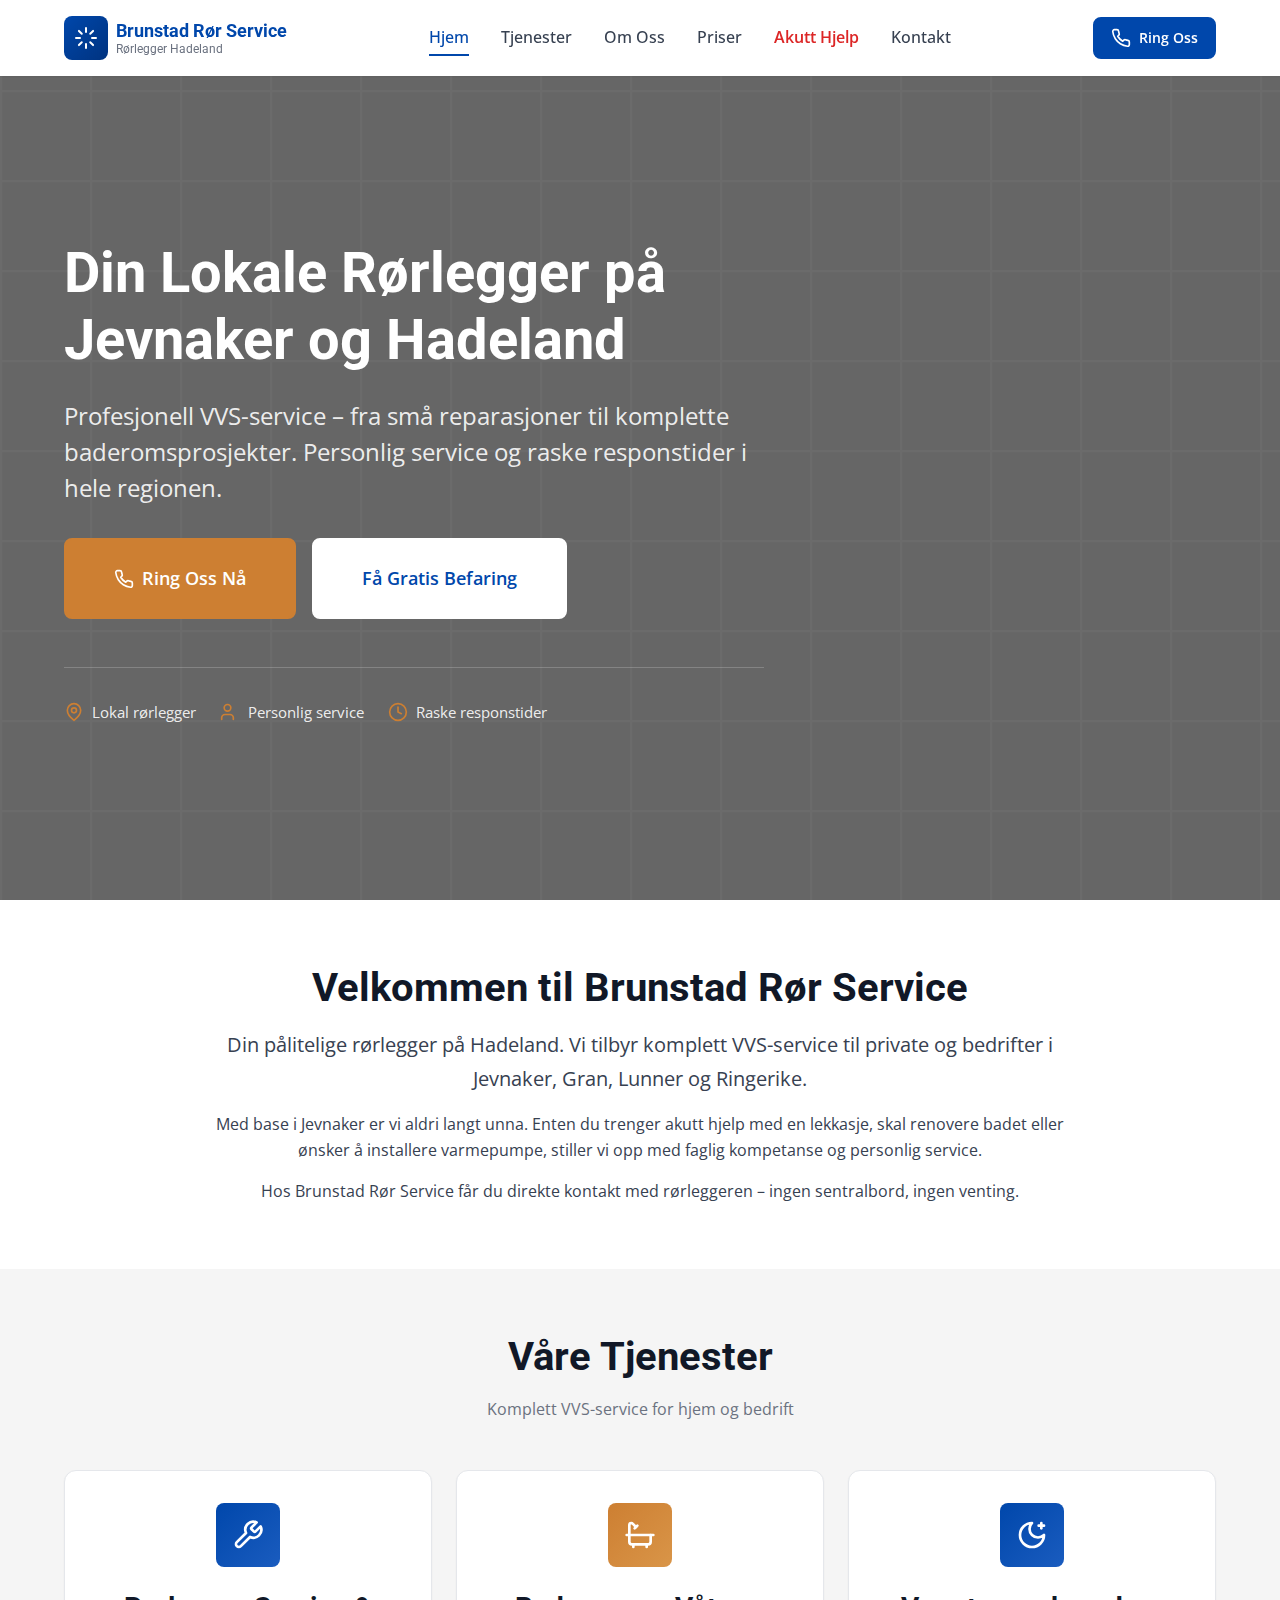
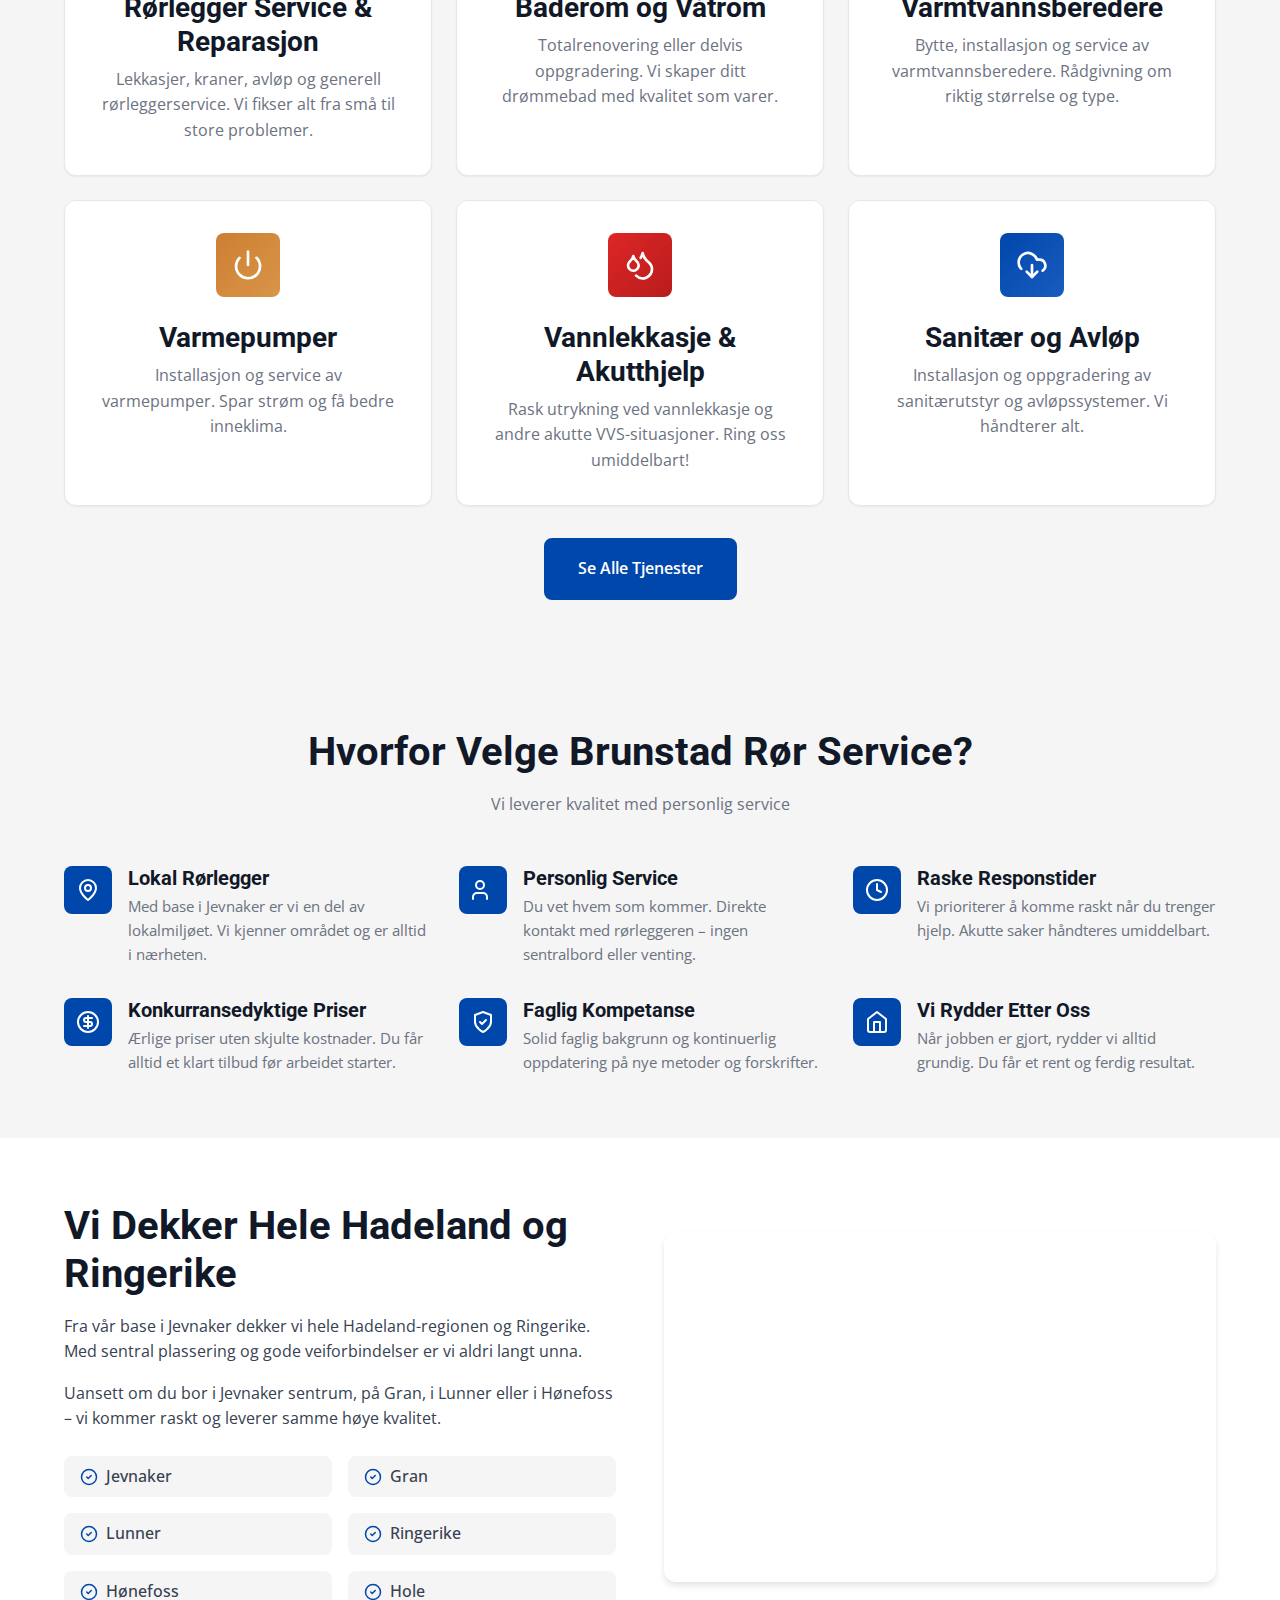
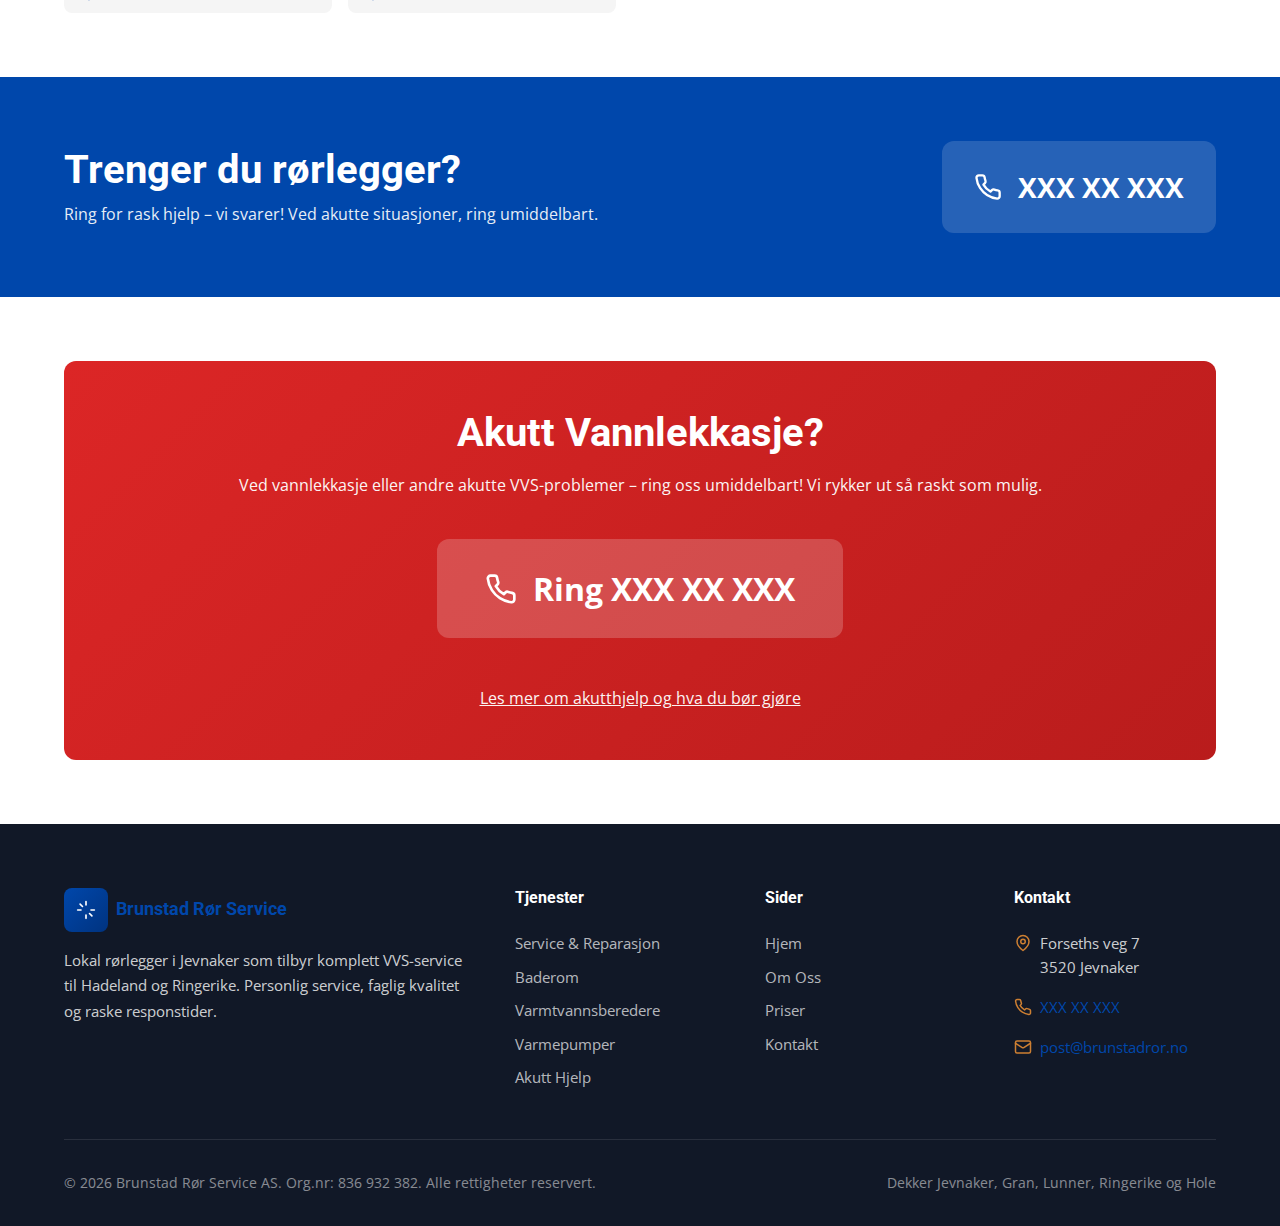
<file: index.html>
<!DOCTYPE html>
<html lang="nb-NO">
<head>
  <meta charset="UTF-8">
  <meta name="viewport" content="width=device-width, initial-scale=1.0">
  <meta http-equiv="X-UA-Compatible" content="IE=edge">

  <!-- SEO Meta Tags -->
  <title>Rørlegger Jevnaker & Hadeland | Brunstad Rør Service AS</title>
  <meta name="description" content="Lokal rørlegger i Jevnaker. VVS-service, baderom, varmepumper og akutt hjelp på Hadeland og Ringerike. Ring for rask hjelp!">
  <meta name="keywords" content="rørlegger jevnaker, rørlegger hadeland, VVS jevnaker, rørlegger gran, rørlegger lunner, rørlegger ringerike, badrenovering hadeland">
  <meta name="author" content="Brunstad Rør Service AS">
  <meta name="robots" content="index, follow">

  <!-- Open Graph -->
  <meta property="og:title" content="Brunstad Rør Service AS - Rørlegger Jevnaker & Hadeland">
  <meta property="og:description" content="Lokal rørlegger i Jevnaker. VVS-service, baderom, varmepumper og akutt hjelp. Ring for rask hjelp!">
  <meta property="og:type" content="website">
  <meta property="og:locale" content="nb_NO">

  <!-- Favicon -->
  <link rel="icon" type="image/svg+xml" href="data:image/svg+xml,%3Csvg xmlns='http://www.w3.org/2000/svg' viewBox='0 0 100 100'%3E%3Crect fill='%230047AB' width='100' height='100' rx='15'/%3E%3Ctext x='50' y='65' font-size='45' text-anchor='middle' fill='white' font-family='Arial' font-weight='bold'%3EBR%3C/text%3E%3C/svg%3E">

  <!-- Fonts -->
  <link rel="preconnect" href="https://fonts.googleapis.com">
  <link rel="preconnect" href="https://fonts.gstatic.com" crossorigin>
  <link href="https://fonts.googleapis.com/css2?family=Open+Sans:wght@400;500;600;700&family=Roboto:wght@400;500;700&display=swap" rel="stylesheet">

  <!-- Stylesheet -->
  <link rel="stylesheet" href="css/style.css">

  <!-- Schema.org Markup -->
  <script type="application/ld+json">
  {
    "@context": "https://schema.org",
    "@type": "Plumber",
    "name": "Brunstad Rør Service AS",
    "description": "Lokal rørlegger i Jevnaker som tilbyr komplett VVS-service til Hadeland og Ringerike.",
    "url": "https://brunstadror.no",
    "telephone": "+47 XXX XX XXX",
    "address": {
      "@type": "PostalAddress",
      "streetAddress": "Forseths veg 7",
      "addressLocality": "Jevnaker",
      "postalCode": "3520",
      "addressCountry": "NO"
    },
    "geo": {
      "@type": "GeoCoordinates",
      "latitude": 60.2330,
      "longitude": 10.4000
    },
    "openingHoursSpecification": [
      {
        "@type": "OpeningHoursSpecification",
        "dayOfWeek": ["Monday", "Tuesday", "Wednesday", "Thursday", "Friday"],
        "opens": "07:00",
        "closes": "16:00"
      }
    ],
    "priceRange": "$$",
    "areaServed": [
      {"@type": "AdministrativeArea", "name": "Jevnaker"},
      {"@type": "AdministrativeArea", "name": "Gran"},
      {"@type": "AdministrativeArea", "name": "Lunner"},
      {"@type": "AdministrativeArea", "name": "Ringerike"},
      {"@type": "AdministrativeArea", "name": "Hole"}
    ],
    "founder": {
      "@type": "Person",
      "name": "Torolf Brunstad"
    },
    "hasOfferCatalog": {
      "@type": "OfferCatalog",
      "name": "VVS-tjenester",
      "itemListElement": [
        {"@type": "Service", "name": "Rørlegger service"},
        {"@type": "Service", "name": "Badrenovering"},
        {"@type": "Service", "name": "Varmepumpe installasjon"},
        {"@type": "Service", "name": "Akutt rørlegger"}
      ]
    }
  }
  </script>
</head>
<body>
  <!-- Header -->
  <header class="header" id="header">
    <div class="header-inner">
      <a href="index.html" class="logo">
        <span class="logo-icon">
          <svg xmlns="http://www.w3.org/2000/svg" width="24" height="24" viewBox="0 0 24 24" fill="none" stroke="currentColor" stroke-width="2" stroke-linecap="round" stroke-linejoin="round"><path d="M12 2v4"/><path d="M12 18v4"/><path d="M4.93 4.93l2.83 2.83"/><path d="M16.24 16.24l2.83 2.83"/><path d="M2 12h4"/><path d="M18 12h4"/><path d="M4.93 19.07l2.83-2.83"/><path d="M16.24 7.76l2.83-2.83"/></svg>
        </span>
        <span class="logo-text">
          <span>Brunstad Rør Service</span>
          <span>Rørlegger Hadeland</span>
        </span>
      </a>

      <nav class="nav-desktop">
        <ul>
          <li><a href="index.html" class="active">Hjem</a></li>
          <li><a href="tjenester.html">Tjenester</a></li>
          <li><a href="om-oss.html">Om Oss</a></li>
          <li><a href="priser.html">Priser</a></li>
          <li><a href="akutt.html" class="nav-emergency">Akutt Hjelp</a></li>
          <li><a href="kontakt.html">Kontakt</a></li>
        </ul>
      </nav>

      <a href="tel:+47XXXXXXXX" class="btn btn-primary btn-sm header-cta">
        <svg xmlns="http://www.w3.org/2000/svg" width="18" height="18" viewBox="0 0 24 24" fill="none" stroke="currentColor" stroke-width="2" stroke-linecap="round" stroke-linejoin="round"><path d="M22 16.92v3a2 2 0 0 1-2.18 2 19.79 19.79 0 0 1-8.63-3.07 19.5 19.5 0 0 1-6-6 19.79 19.79 0 0 1-3.07-8.67A2 2 0 0 1 4.11 2h3a2 2 0 0 1 2 1.72 12.84 12.84 0 0 0 .7 2.81 2 2 0 0 1-.45 2.11L8.09 9.91a16 16 0 0 0 6 6l1.27-1.27a2 2 0 0 1 2.11-.45 12.84 12.84 0 0 0 2.81.7A2 2 0 0 1 22 16.92z"></path></svg>
        Ring Oss
      </a>

      <button class="nav-toggle" id="navToggle" aria-label="Meny">
        <span></span>
        <span></span>
        <span></span>
      </button>
    </div>

    <nav class="nav-mobile" id="navMobile">
      <ul>
        <li><a href="index.html" class="active">Hjem</a></li>
        <li><a href="tjenester.html">Tjenester</a></li>
        <li><a href="om-oss.html">Om Oss</a></li>
        <li><a href="priser.html">Priser</a></li>
        <li><a href="akutt.html" class="nav-emergency">Akutt Hjelp</a></li>
        <li><a href="kontakt.html">Kontakt</a></li>
      </ul>
      <a href="tel:+47XXXXXXXX" class="btn btn-primary">Ring Oss Nå</a>
    </nav>
  </header>

  <!-- Hero Section -->
  <section class="hero" style="background-image: linear-gradient(rgba(0,0,0,0.6), rgba(0,0,0,0.6)), url('https://img.b2bpic.net/premium-photo/standing-by-sink-fixing-water-tap-plumber-blue-uniform-is-work-bathroom_146671-86393.jpg'); background-size: cover; background-position: center;">
    <div class="container">
      <div class="hero-content">
        <h1>Din Lokale Rørlegger på Jevnaker og Hadeland</h1>
        <p class="hero-subtitle">Profesjonell VVS-service – fra små reparasjoner til komplette baderomsprosjekter. Personlig service og raske responstider i hele regionen.</p>

        <div class="hero-buttons">
          <a href="tel:+47XXXXXXXX" class="btn btn-secondary btn-lg">
            <svg xmlns="http://www.w3.org/2000/svg" width="20" height="20" viewBox="0 0 24 24" fill="none" stroke="currentColor" stroke-width="2" stroke-linecap="round" stroke-linejoin="round"><path d="M22 16.92v3a2 2 0 0 1-2.18 2 19.79 19.79 0 0 1-8.63-3.07 19.5 19.5 0 0 1-6-6 19.79 19.79 0 0 1-3.07-8.67A2 2 0 0 1 4.11 2h3a2 2 0 0 1 2 1.72 12.84 12.84 0 0 0 .7 2.81 2 2 0 0 1-.45 2.11L8.09 9.91a16 16 0 0 0 6 6l1.27-1.27a2 2 0 0 1 2.11-.45 12.84 12.84 0 0 0 2.81.7A2 2 0 0 1 22 16.92z"></path></svg>
            Ring Oss Nå
          </a>
          <a href="kontakt.html" class="btn btn-white btn-lg">
            Få Gratis Befaring
          </a>
        </div>

        <div class="hero-trust">
          <div class="trust-item">
            <svg xmlns="http://www.w3.org/2000/svg" width="20" height="20" viewBox="0 0 24 24" fill="none" stroke="currentColor" stroke-width="2" stroke-linecap="round" stroke-linejoin="round"><path d="M20 10c0 6-8 12-8 12s-8-6-8-12a8 8 0 0 1 16 0Z"></path><circle cx="12" cy="10" r="3"></circle></svg>
            Lokal rørlegger
          </div>
          <div class="trust-item">
            <svg xmlns="http://www.w3.org/2000/svg" width="20" height="20" viewBox="0 0 24 24" fill="none" stroke="currentColor" stroke-width="2" stroke-linecap="round" stroke-linejoin="round"><path d="M16 21v-2a4 4 0 0 0-4-4H6a4 4 0 0 0-4 4v2"></path><circle cx="9" cy="7" r="4"></circle></svg>
            Personlig service
          </div>
          <div class="trust-item">
            <svg xmlns="http://www.w3.org/2000/svg" width="20" height="20" viewBox="0 0 24 24" fill="none" stroke="currentColor" stroke-width="2" stroke-linecap="round" stroke-linejoin="round"><circle cx="12" cy="12" r="10"></circle><polyline points="12 6 12 12 16 14"></polyline></svg>
            Raske responstider
          </div>
        </div>
      </div>
    </div>
  </section>

  <!-- Introduction Section -->
  <section class="section bg-white">
    <div class="container container-narrow">
      <div class="text-center">
        <h2>Velkommen til Brunstad Rør Service</h2>
        <p class="lead">Din pålitelige rørlegger på Hadeland. Vi tilbyr komplett VVS-service til private og bedrifter i Jevnaker, Gran, Lunner og Ringerike.</p>
        <p>Med base i Jevnaker er vi aldri langt unna. Enten du trenger akutt hjelp med en lekkasje, skal renovere badet eller ønsker å installere varmepumpe, stiller vi opp med faglig kompetanse og personlig service.</p>
        <p>Hos Brunstad Rør Service får du direkte kontakt med rørleggeren – ingen sentralbord, ingen venting.</p>
      </div>
    </div>
  </section>

  <!-- Services Overview -->
  <section class="section bg-off-white">
    <div class="container">
      <div class="section-header">
        <h2>Våre Tjenester</h2>
        <p>Komplett VVS-service for hjem og bedrift</p>
      </div>

      <div class="grid grid-3">
        <!-- Service 1 -->
        <div class="card service-card">
          <div class="card-icon">
            <svg xmlns="http://www.w3.org/2000/svg" width="32" height="32" viewBox="0 0 24 24" fill="none" stroke="currentColor" stroke-width="2" stroke-linecap="round" stroke-linejoin="round"><path d="M14.7 6.3a1 1 0 0 0 0 1.4l1.6 1.6a1 1 0 0 0 1.4 0l3.77-3.77a6 6 0 0 1-7.94 7.94l-6.91 6.91a2.12 2.12 0 0 1-3-3l6.91-6.91a6 6 0 0 1 7.94-7.94l-3.76 3.76z"></path></svg>
          </div>
          <h3>Rørlegger Service & Reparasjon</h3>
          <p>Lekkasjer, kraner, avløp og generell rørleggerservice. Vi fikser alt fra små til store problemer.</p>
        </div>

        <!-- Service 2 -->
        <div class="card service-card">
          <div class="card-icon accent">
            <svg xmlns="http://www.w3.org/2000/svg" width="32" height="32" viewBox="0 0 24 24" fill="none" stroke="currentColor" stroke-width="2" stroke-linecap="round" stroke-linejoin="round"><path d="M9 6 6.5 3.5a1.5 1.5 0 0 0-1-.5C4.683 3 4 3.683 4 4.5V17a2 2 0 0 0 2 2h12a2 2 0 0 0 2-2v-5"></path><line x1="10" x2="8" y1="5" y2="7"></line><line x1="2" x2="22" y1="12" y2="12"></line><line x1="7" x2="7" y1="19" y2="21"></line><line x1="17" x2="17" y1="19" y2="21"></line></svg>
          </div>
          <h3>Baderom og Våtrom</h3>
          <p>Totalrenovering eller delvis oppgradering. Vi skaper ditt drømmebad med kvalitet som varer.</p>
        </div>

        <!-- Service 3 -->
        <div class="card service-card">
          <div class="card-icon">
            <svg xmlns="http://www.w3.org/2000/svg" width="32" height="32" viewBox="0 0 24 24" fill="none" stroke="currentColor" stroke-width="2" stroke-linecap="round" stroke-linejoin="round"><path d="M12 3a6 6 0 0 0 9 9 9 9 0 1 1-9-9Z"></path><path d="M19 3v4"></path><path d="M21 5h-4"></path></svg>
          </div>
          <h3>Varmtvannsberedere</h3>
          <p>Bytte, installasjon og service av varmtvannsberedere. Rådgivning om riktig størrelse og type.</p>
        </div>

        <!-- Service 4 -->
        <div class="card service-card">
          <div class="card-icon accent">
            <svg xmlns="http://www.w3.org/2000/svg" width="32" height="32" viewBox="0 0 24 24" fill="none" stroke="currentColor" stroke-width="2" stroke-linecap="round" stroke-linejoin="round"><path d="M12 2v10"></path><path d="M18.4 6.6a9 9 0 1 1-12.77.04"></path></svg>
          </div>
          <h3>Varmepumper</h3>
          <p>Installasjon og service av varmepumper. Spar strøm og få bedre inneklima.</p>
        </div>

        <!-- Service 5 -->
        <div class="card service-card">
          <div class="card-icon emergency">
            <svg xmlns="http://www.w3.org/2000/svg" width="32" height="32" viewBox="0 0 24 24" fill="none" stroke="currentColor" stroke-width="2" stroke-linecap="round" stroke-linejoin="round"><path d="M7 16.3c2.2 0 4-1.83 4-4.05 0-1.16-.57-2.26-1.71-3.19S7.29 6.75 7 5.3c-.29 1.45-1.14 2.84-2.29 3.76S3 11.1 3 12.25c0 2.22 1.8 4.05 4 4.05z"></path><path d="M12.56 6.6A10.97 10.97 0 0 0 14 3.02c.5 2.5 2 4.9 4 6.5s3 3.5 3 5.5a6.98 6.98 0 0 1-11.91 4.97"></path></svg>
          </div>
          <h3>Vannlekkasje & Akutthjelp</h3>
          <p>Rask utrykning ved vannlekkasje og andre akutte VVS-situasjoner. Ring oss umiddelbart!</p>
        </div>

        <!-- Service 6 -->
        <div class="card service-card">
          <div class="card-icon">
            <svg xmlns="http://www.w3.org/2000/svg" width="32" height="32" viewBox="0 0 24 24" fill="none" stroke="currentColor" stroke-width="2" stroke-linecap="round" stroke-linejoin="round"><path d="M4 14.899A7 7 0 1 1 15.71 8h1.79a4.5 4.5 0 0 1 2.5 8.242"></path><path d="M12 12v9"></path><path d="m8 17 4 4 4-4"></path></svg>
          </div>
          <h3>Sanitær og Avløp</h3>
          <p>Installasjon og oppgradering av sanitærutstyr og avløpssystemer. Vi håndterer alt.</p>
        </div>
      </div>

      <div class="text-center mt-xl">
        <a href="tjenester.html" class="btn btn-primary">Se Alle Tjenester</a>
      </div>
    </div>
  </section>

  <!-- Why Choose Us -->
  <section class="section features-section">
    <div class="container">
      <div class="section-header">
        <h2>Hvorfor Velge Brunstad Rør Service?</h2>
        <p>Vi leverer kvalitet med personlig service</p>
      </div>

      <div class="features-grid">
        <div class="feature-item">
          <div class="feature-icon">
            <svg xmlns="http://www.w3.org/2000/svg" width="24" height="24" viewBox="0 0 24 24" fill="none" stroke="currentColor" stroke-width="2" stroke-linecap="round" stroke-linejoin="round"><path d="M20 10c0 6-8 12-8 12s-8-6-8-12a8 8 0 0 1 16 0Z"></path><circle cx="12" cy="10" r="3"></circle></svg>
          </div>
          <div class="feature-content">
            <h4>Lokal Rørlegger</h4>
            <p>Med base i Jevnaker er vi en del av lokalmiljøet. Vi kjenner området og er alltid i nærheten.</p>
          </div>
        </div>

        <div class="feature-item">
          <div class="feature-icon">
            <svg xmlns="http://www.w3.org/2000/svg" width="24" height="24" viewBox="0 0 24 24" fill="none" stroke="currentColor" stroke-width="2" stroke-linecap="round" stroke-linejoin="round"><path d="M16 21v-2a4 4 0 0 0-4-4H6a4 4 0 0 0-4 4v2"></path><circle cx="9" cy="7" r="4"></circle></svg>
          </div>
          <div class="feature-content">
            <h4>Personlig Service</h4>
            <p>Du vet hvem som kommer. Direkte kontakt med rørleggeren – ingen sentralbord eller venting.</p>
          </div>
        </div>

        <div class="feature-item">
          <div class="feature-icon">
            <svg xmlns="http://www.w3.org/2000/svg" width="24" height="24" viewBox="0 0 24 24" fill="none" stroke="currentColor" stroke-width="2" stroke-linecap="round" stroke-linejoin="round"><circle cx="12" cy="12" r="10"></circle><polyline points="12 6 12 12 16 14"></polyline></svg>
          </div>
          <div class="feature-content">
            <h4>Raske Responstider</h4>
            <p>Vi prioriterer å komme raskt når du trenger hjelp. Akutte saker håndteres umiddelbart.</p>
          </div>
        </div>

        <div class="feature-item">
          <div class="feature-icon">
            <svg xmlns="http://www.w3.org/2000/svg" width="24" height="24" viewBox="0 0 24 24" fill="none" stroke="currentColor" stroke-width="2" stroke-linecap="round" stroke-linejoin="round"><circle cx="12" cy="12" r="10"></circle><path d="M16 8h-6a2 2 0 1 0 0 4h4a2 2 0 1 1 0 4H8"></path><path d="M12 18V6"></path></svg>
          </div>
          <div class="feature-content">
            <h4>Konkurransedyktige Priser</h4>
            <p>Ærlige priser uten skjulte kostnader. Du får alltid et klart tilbud før arbeidet starter.</p>
          </div>
        </div>

        <div class="feature-item">
          <div class="feature-icon">
            <svg xmlns="http://www.w3.org/2000/svg" width="24" height="24" viewBox="0 0 24 24" fill="none" stroke="currentColor" stroke-width="2" stroke-linecap="round" stroke-linejoin="round"><path d="M12 22s8-4 8-10V5l-8-3-8 3v7c0 6 8 10 8 10z"></path><path d="m9 12 2 2 4-4"></path></svg>
          </div>
          <div class="feature-content">
            <h4>Faglig Kompetanse</h4>
            <p>Solid faglig bakgrunn og kontinuerlig oppdatering på nye metoder og forskrifter.</p>
          </div>
        </div>

        <div class="feature-item">
          <div class="feature-icon">
            <svg xmlns="http://www.w3.org/2000/svg" width="24" height="24" viewBox="0 0 24 24" fill="none" stroke="currentColor" stroke-width="2" stroke-linecap="round" stroke-linejoin="round"><path d="M3 9l9-7 9 7v11a2 2 0 0 1-2 2H5a2 2 0 0 1-2-2z"></path><polyline points="9 22 9 12 15 12 15 22"></polyline></svg>
          </div>
          <div class="feature-content">
            <h4>Vi Rydder Etter Oss</h4>
            <p>Når jobben er gjort, rydder vi alltid grundig. Du får et rent og ferdig resultat.</p>
          </div>
        </div>
      </div>
    </div>
  </section>

  <!-- Service Area -->
  <section class="section service-area">
    <div class="container">
      <div class="service-area-content">
        <div>
          <h2>Vi Dekker Hele Hadeland og Ringerike</h2>
          <p>Fra vår base i Jevnaker dekker vi hele Hadeland-regionen og Ringerike. Med sentral plassering og gode veiforbindelser er vi aldri langt unna.</p>
          <p>Uansett om du bor i Jevnaker sentrum, på Gran, i Lunner eller i Hønefoss – vi kommer raskt og leverer samme høye kvalitet.</p>

          <div class="area-list">
            <div class="area-item">
              <svg xmlns="http://www.w3.org/2000/svg" width="18" height="18" viewBox="0 0 24 24" fill="none" stroke="currentColor" stroke-width="2" stroke-linecap="round" stroke-linejoin="round"><circle cx="12" cy="12" r="10"></circle><path d="m9 12 2 2 4-4"></path></svg>
              Jevnaker
            </div>
            <div class="area-item">
              <svg xmlns="http://www.w3.org/2000/svg" width="18" height="18" viewBox="0 0 24 24" fill="none" stroke="currentColor" stroke-width="2" stroke-linecap="round" stroke-linejoin="round"><circle cx="12" cy="12" r="10"></circle><path d="m9 12 2 2 4-4"></path></svg>
              Gran
            </div>
            <div class="area-item">
              <svg xmlns="http://www.w3.org/2000/svg" width="18" height="18" viewBox="0 0 24 24" fill="none" stroke="currentColor" stroke-width="2" stroke-linecap="round" stroke-linejoin="round"><circle cx="12" cy="12" r="10"></circle><path d="m9 12 2 2 4-4"></path></svg>
              Lunner
            </div>
            <div class="area-item">
              <svg xmlns="http://www.w3.org/2000/svg" width="18" height="18" viewBox="0 0 24 24" fill="none" stroke="currentColor" stroke-width="2" stroke-linecap="round" stroke-linejoin="round"><circle cx="12" cy="12" r="10"></circle><path d="m9 12 2 2 4-4"></path></svg>
              Ringerike
            </div>
            <div class="area-item">
              <svg xmlns="http://www.w3.org/2000/svg" width="18" height="18" viewBox="0 0 24 24" fill="none" stroke="currentColor" stroke-width="2" stroke-linecap="round" stroke-linejoin="round"><circle cx="12" cy="12" r="10"></circle><path d="m9 12 2 2 4-4"></path></svg>
              Hønefoss
            </div>
            <div class="area-item">
              <svg xmlns="http://www.w3.org/2000/svg" width="18" height="18" viewBox="0 0 24 24" fill="none" stroke="currentColor" stroke-width="2" stroke-linecap="round" stroke-linejoin="round"><circle cx="12" cy="12" r="10"></circle><path d="m9 12 2 2 4-4"></path></svg>
              Hole
            </div>
          </div>
        </div>

        <div class="map-embed">
          <iframe
            src="https://www.google.com/maps/embed?pb=!1m18!1m12!1m3!1d63556.89372177!2d10.35!3d60.23!2m3!1f0!2f0!3f0!3m2!1i1024!2i768!4f13.1!3m3!1m2!1s0x4641b5a2d2e5c5c5%3A0x5c5c5c5c5c5c5c5c!2sJevnaker!5e0!3m2!1sno!2sno!4v1704000000000!5m2!1sno!2sno"
            width="100%"
            height="350"
            style="border:0;"
            allowfullscreen=""
            loading="lazy"
            referrerpolicy="no-referrer-when-downgrade"
            title="Kart over Jevnaker og Hadeland">
          </iframe>
        </div>
      </div>
    </div>
  </section>

  <!-- Quick Contact -->
  <section class="section quick-contact">
    <div class="container">
      <div class="quick-contact-inner">
        <div>
          <h2>Trenger du rørlegger?</h2>
          <p>Ring for rask hjelp – vi svarer! Ved akutte situasjoner, ring umiddelbart.</p>
        </div>
        <div class="quick-contact-phone">
          <a href="tel:+47XXXXXXXX">
            <svg xmlns="http://www.w3.org/2000/svg" width="28" height="28" viewBox="0 0 24 24" fill="none" stroke="currentColor" stroke-width="2" stroke-linecap="round" stroke-linejoin="round"><path d="M22 16.92v3a2 2 0 0 1-2.18 2 19.79 19.79 0 0 1-8.63-3.07 19.5 19.5 0 0 1-6-6 19.79 19.79 0 0 1-3.07-8.67A2 2 0 0 1 4.11 2h3a2 2 0 0 1 2 1.72 12.84 12.84 0 0 0 .7 2.81 2 2 0 0 1-.45 2.11L8.09 9.91a16 16 0 0 0 6 6l1.27-1.27a2 2 0 0 1 2.11-.45 12.84 12.84 0 0 0 2.81.7A2 2 0 0 1 22 16.92z"></path></svg>
            XXX XX XXX
          </a>
        </div>
      </div>
    </div>
  </section>

  <!-- Emergency CTA -->
  <section class="section bg-white">
    <div class="container">
      <div class="emergency-box">
        <h2>Akutt Vannlekkasje?</h2>
        <p>Ved vannlekkasje eller andre akutte VVS-problemer – ring oss umiddelbart! Vi rykker ut så raskt som mulig.</p>
        <a href="tel:+47XXXXXXXX" class="emergency-phone-large">
          <svg xmlns="http://www.w3.org/2000/svg" width="32" height="32" viewBox="0 0 24 24" fill="none" stroke="currentColor" stroke-width="2" stroke-linecap="round" stroke-linejoin="round"><path d="M22 16.92v3a2 2 0 0 1-2.18 2 19.79 19.79 0 0 1-8.63-3.07 19.5 19.5 0 0 1-6-6 19.79 19.79 0 0 1-3.07-8.67A2 2 0 0 1 4.11 2h3a2 2 0 0 1 2 1.72 12.84 12.84 0 0 0 .7 2.81 2 2 0 0 1-.45 2.11L8.09 9.91a16 16 0 0 0 6 6l1.27-1.27a2 2 0 0 1 2.11-.45 12.84 12.84 0 0 0 2.81.7A2 2 0 0 1 22 16.92z"></path></svg>
          Ring XXX XX XXX
        </a>
        <p style="margin-top: var(--spacing-lg);"><a href="akutt.html" style="color: white; text-decoration: underline;">Les mer om akutthjelp og hva du bør gjøre</a></p>
      </div>
    </div>
  </section>

  <!-- Footer -->
  <footer class="footer">
    <div class="container">
      <div class="footer-grid">
        <div class="footer-brand">
          <a href="index.html" class="logo">
            <span class="logo-icon">
              <svg xmlns="http://www.w3.org/2000/svg" width="20" height="20" viewBox="0 0 24 24" fill="none" stroke="currentColor" stroke-width="2" stroke-linecap="round" stroke-linejoin="round"><path d="M12 2v4"/><path d="M12 18v4"/><path d="M4.93 4.93l2.83 2.83"/><path d="M16.24 16.24l2.83 2.83"/><path d="M2 12h4"/><path d="M18 12h4"/></svg>
            </span>
            <span>Brunstad Rør Service</span>
          </a>
          <p>Lokal rørlegger i Jevnaker som tilbyr komplett VVS-service til Hadeland og Ringerike. Personlig service, faglig kvalitet og raske responstider.</p>
        </div>

        <div>
          <h4>Tjenester</h4>
          <ul class="footer-links">
            <li><a href="tjenester.html#service">Service & Reparasjon</a></li>
            <li><a href="tjenester.html#bad">Baderom</a></li>
            <li><a href="tjenester.html#bereder">Varmtvannsberedere</a></li>
            <li><a href="tjenester.html#varmepumpe">Varmepumper</a></li>
            <li><a href="akutt.html">Akutt Hjelp</a></li>
          </ul>
        </div>

        <div>
          <h4>Sider</h4>
          <ul class="footer-links">
            <li><a href="index.html">Hjem</a></li>
            <li><a href="om-oss.html">Om Oss</a></li>
            <li><a href="priser.html">Priser</a></li>
            <li><a href="kontakt.html">Kontakt</a></li>
          </ul>
        </div>

        <div>
          <h4>Kontakt</h4>
          <div class="footer-contact">
            <div class="footer-contact-item">
              <svg xmlns="http://www.w3.org/2000/svg" width="18" height="18" viewBox="0 0 24 24" fill="none" stroke="currentColor" stroke-width="2" stroke-linecap="round" stroke-linejoin="round"><path d="M20 10c0 6-8 12-8 12s-8-6-8-12a8 8 0 0 1 16 0Z"></path><circle cx="12" cy="10" r="3"></circle></svg>
              <span>Forseths veg 7<br>3520 Jevnaker</span>
            </div>
            <div class="footer-contact-item">
              <svg xmlns="http://www.w3.org/2000/svg" width="18" height="18" viewBox="0 0 24 24" fill="none" stroke="currentColor" stroke-width="2" stroke-linecap="round" stroke-linejoin="round"><path d="M22 16.92v3a2 2 0 0 1-2.18 2 19.79 19.79 0 0 1-8.63-3.07 19.5 19.5 0 0 1-6-6 19.79 19.79 0 0 1-3.07-8.67A2 2 0 0 1 4.11 2h3a2 2 0 0 1 2 1.72 12.84 12.84 0 0 0 .7 2.81 2 2 0 0 1-.45 2.11L8.09 9.91a16 16 0 0 0 6 6l1.27-1.27a2 2 0 0 1 2.11-.45 12.84 12.84 0 0 0 2.81.7A2 2 0 0 1 22 16.92z"></path></svg>
              <a href="tel:+47XXXXXXXX">XXX XX XXX</a>
            </div>
            <div class="footer-contact-item">
              <svg xmlns="http://www.w3.org/2000/svg" width="18" height="18" viewBox="0 0 24 24" fill="none" stroke="currentColor" stroke-width="2" stroke-linecap="round" stroke-linejoin="round"><rect width="20" height="16" x="2" y="4" rx="2"></rect><path d="m22 7-8.97 5.7a1.94 1.94 0 0 1-2.06 0L2 7"></path></svg>
              <a href="mailto:post@brunstadror.no">post@brunstadror.no</a>
            </div>
          </div>
        </div>
      </div>

      <div class="footer-bottom">
        <p>&copy; 2026 Brunstad Rør Service AS. Org.nr: 836 932 382. Alle rettigheter reservert.</p>
        <p>Dekker Jevnaker, Gran, Lunner, Ringerike og Hole</p>
      </div>
    </div>
  </footer>

  <!-- Sticky Phone Button (Mobile) -->
  <a href="tel:+47XXXXXXXX" class="sticky-phone" aria-label="Ring oss">
    <svg xmlns="http://www.w3.org/2000/svg" width="24" height="24" viewBox="0 0 24 24" fill="none" stroke="currentColor" stroke-width="2" stroke-linecap="round" stroke-linejoin="round"><path d="M22 16.92v3a2 2 0 0 1-2.18 2 19.79 19.79 0 0 1-8.63-3.07 19.5 19.5 0 0 1-6-6 19.79 19.79 0 0 1-3.07-8.67A2 2 0 0 1 4.11 2h3a2 2 0 0 1 2 1.72 12.84 12.84 0 0 0 .7 2.81 2 2 0 0 1-.45 2.11L8.09 9.91a16 16 0 0 0 6 6l1.27-1.27a2 2 0 0 1 2.11-.45 12.84 12.84 0 0 0 2.81.7A2 2 0 0 1 22 16.92z"></path></svg>
  </a>

  <!-- JavaScript -->
  <script src="js/main.js"></script>
</body>
</html>
</file>
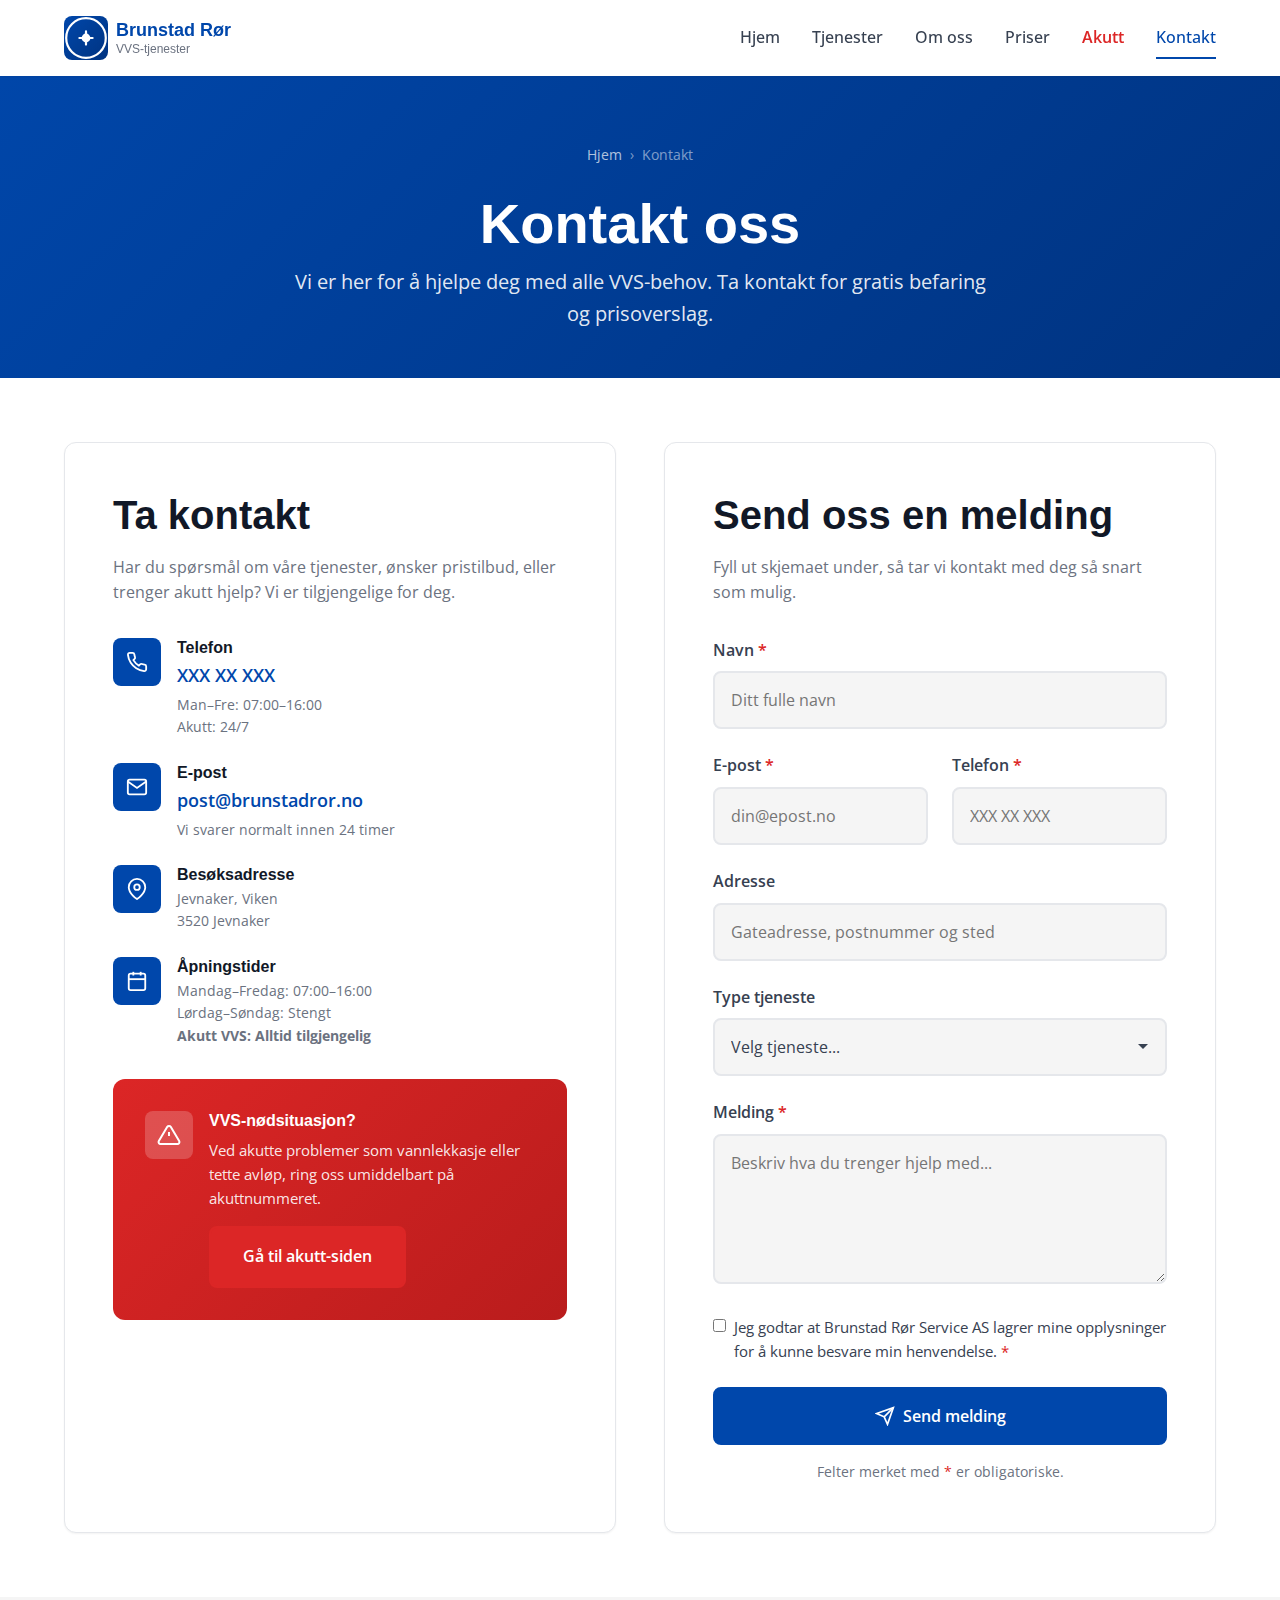
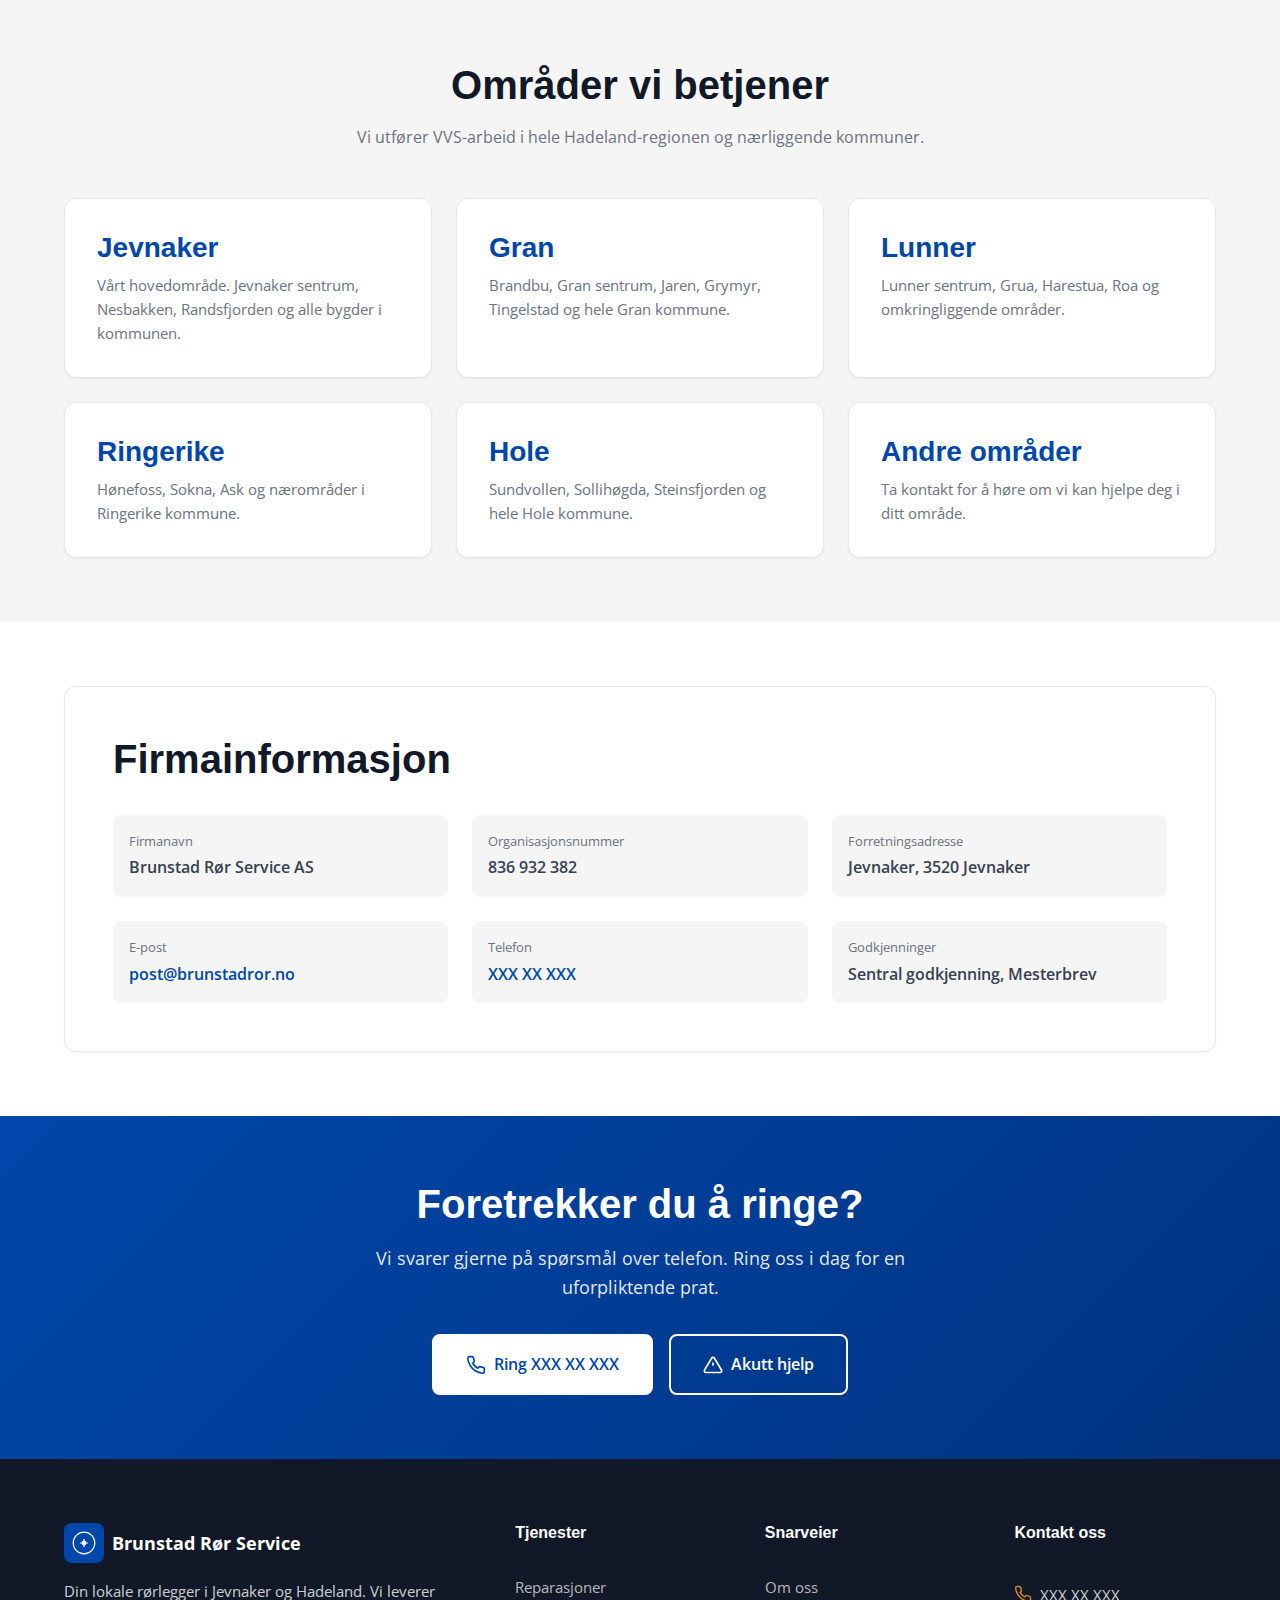
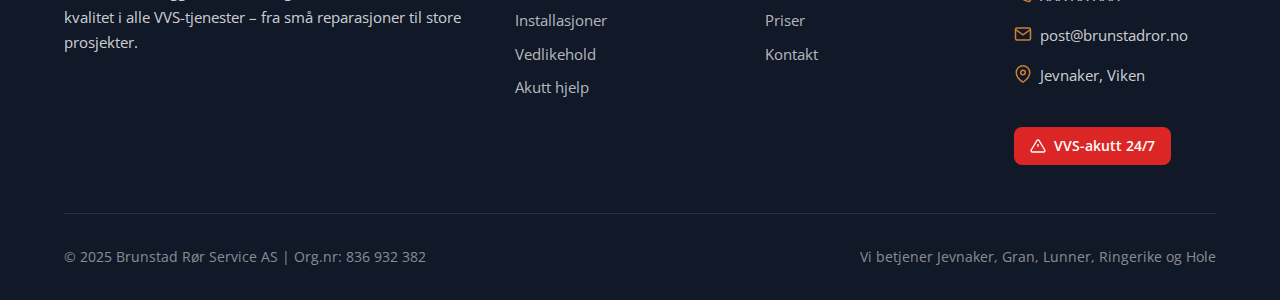
<file: kontakt.html>
<!DOCTYPE html>
<html lang="nb">
<head>
    <meta charset="UTF-8">
    <meta name="viewport" content="width=device-width, initial-scale=1.0">
    <meta name="description" content="Kontakt Brunstad Rør Service AS for VVS-tjenester i Jevnaker og Hadeland. Ring oss, send e-post eller bruk kontaktskjemaet. Gratis befaring!">
    <meta name="keywords" content="kontakt rørlegger Jevnaker, VVS kontakt Hadeland, rørlegger telefon, VVS befaring">
    <meta name="robots" content="index, follow">
    <meta name="author" content="Brunstad Rør Service AS">

    <!-- Open Graph -->
    <meta property="og:title" content="Kontakt oss | Brunstad Rør Service AS">
    <meta property="og:description" content="Kontakt oss for VVS-tjenester i Jevnaker og Hadeland. Gratis befaring og prisoverslag.">
    <meta property="og:type" content="website">
    <meta property="og:url" content="https://brunstadror.no/kontakt">
    <meta property="og:locale" content="nb_NO">

    <!-- Canonical -->
    <link rel="canonical" href="https://brunstadror.no/kontakt">

    <!-- Favicon -->
    <link rel="icon" type="image/svg+xml" href="data:image/svg+xml,<svg xmlns='http://www.w3.org/2000/svg' viewBox='0 0 100 100'><text y='.9em' font-size='90'>🔧</text></svg>">

    <!-- Fonts -->
    <link rel="preconnect" href="https://fonts.googleapis.com">
    <link rel="preconnect" href="https://fonts.gstatic.com" crossorigin>
    <link href="https://fonts.googleapis.com/css2?family=Open+Sans:wght@400;500;600;700&family=Roboto+Slab:wght@400;500;600;700&display=swap" rel="stylesheet">

    <!-- Stylesheet -->
    <link rel="stylesheet" href="css/style.css">

    <title>Kontakt oss | Brunstad Rør Service AS - VVS Jevnaker</title>

    <!-- Schema.org markup -->
    <script type="application/ld+json">
    {
        "@context": "https://schema.org",
        "@type": "LocalBusiness",
        "name": "Brunstad Rør Service AS",
        "description": "Profesjonelle VVS-tjenester i Jevnaker og Hadeland",
        "@id": "https://brunstadror.no",
        "url": "https://brunstadror.no/kontakt",
        "telephone": "+47 XXX XX XXX",
        "email": "post@brunstadror.no",
        "address": {
            "@type": "PostalAddress",
            "addressLocality": "Jevnaker",
            "addressRegion": "Viken",
            "postalCode": "3520",
            "addressCountry": "NO"
        },
        "openingHoursSpecification": [
            {
                "@type": "OpeningHoursSpecification",
                "dayOfWeek": ["Monday", "Tuesday", "Wednesday", "Thursday", "Friday"],
                "opens": "07:00",
                "closes": "16:00"
            }
        ],
        "areaServed": ["Jevnaker", "Gran", "Lunner", "Ringerike", "Hole"]
    }
    </script>
</head>
<body>
    <!-- Header -->
    <header class="header" id="header">
        <div class="container">
            <nav class="nav">
                <a href="index.html" class="logo">
                    <div class="logo-icon">
                        <svg viewBox="0 0 40 40" fill="none" xmlns="http://www.w3.org/2000/svg">
                            <circle cx="20" cy="20" r="18" stroke="currentColor" stroke-width="2"/>
                            <path d="M14 20h12M20 14v12" stroke="currentColor" stroke-width="2" stroke-linecap="round"/>
                            <circle cx="20" cy="20" r="4" fill="currentColor"/>
                        </svg>
                    </div>
                    <div class="logo-text">
                        <span class="logo-name">Brunstad Rør</span>
                        <span class="logo-tagline">VVS-tjenester</span>
                    </div>
                </a>

                <button class="nav-toggle" id="navToggle" aria-label="Åpne meny" aria-expanded="false">
                    <span class="hamburger"></span>
                </button>

                <ul class="nav-menu" id="navMenu">
                    <li><a href="index.html" class="nav-link">Hjem</a></li>
                    <li><a href="tjenester.html" class="nav-link">Tjenester</a></li>
                    <li><a href="om-oss.html" class="nav-link">Om oss</a></li>
                    <li><a href="priser.html" class="nav-link">Priser</a></li>
                    <li><a href="akutt.html" class="nav-link nav-link--emergency">Akutt</a></li>
                    <li><a href="kontakt.html" class="nav-link active">Kontakt</a></li>
                </ul>
            </nav>
        </div>
    </header>

    <main>
        <!-- Page Hero -->
        <section class="page-hero">
            <div class="container">
                <nav class="breadcrumb" aria-label="Brødsmuler">
                    <a href="index.html">Hjem</a>
                    <span aria-hidden="true">›</span>
                    <span aria-current="page">Kontakt</span>
                </nav>
                <h1>Kontakt oss</h1>
                <p>Vi er her for å hjelpe deg med alle VVS-behov. Ta kontakt for gratis befaring og prisoverslag.</p>
            </div>
        </section>

        <!-- Contact Info & Form -->
        <section class="section">
            <div class="container">
                <div class="contact-grid">
                    <!-- Contact Information -->
                    <div class="contact-info">
                        <h2>Ta kontakt</h2>
                        <p>Har du spørsmål om våre tjenester, ønsker pristilbud, eller trenger akutt hjelp? Vi er tilgjengelige for deg.</p>

                        <div class="contact-methods">
                            <div class="contact-method">
                                <div class="contact-method__icon">
                                    <svg viewBox="0 0 24 24" fill="none" stroke="currentColor" stroke-width="2">
                                        <path d="M22 16.92v3a2 2 0 01-2.18 2 19.79 19.79 0 01-8.63-3.07 19.5 19.5 0 01-6-6 19.79 19.79 0 01-3.07-8.67A2 2 0 014.11 2h3a2 2 0 012 1.72 12.84 12.84 0 00.7 2.81 2 2 0 01-.45 2.11L8.09 9.91a16 16 0 006 6l1.27-1.27a2 2 0 012.11-.45 12.84 12.84 0 002.81.7A2 2 0 0122 16.92z"/>
                                    </svg>
                                </div>
                                <div class="contact-method__content">
                                    <h3>Telefon</h3>
                                    <a href="tel:+47XXXXXXXX" class="contact-method__link">XXX XX XXX</a>
                                    <p>Man–Fre: 07:00–16:00<br>Akutt: 24/7</p>
                                </div>
                            </div>

                            <div class="contact-method">
                                <div class="contact-method__icon">
                                    <svg viewBox="0 0 24 24" fill="none" stroke="currentColor" stroke-width="2">
                                        <path d="M4 4h16c1.1 0 2 .9 2 2v12c0 1.1-.9 2-2 2H4c-1.1 0-2-.9-2-2V6c0-1.1.9-2 2-2z"/>
                                        <polyline points="22,6 12,13 2,6"/>
                                    </svg>
                                </div>
                                <div class="contact-method__content">
                                    <h3>E-post</h3>
                                    <a href="mailto:post@brunstadror.no" class="contact-method__link">post@brunstadror.no</a>
                                    <p>Vi svarer normalt innen 24 timer</p>
                                </div>
                            </div>

                            <div class="contact-method">
                                <div class="contact-method__icon">
                                    <svg viewBox="0 0 24 24" fill="none" stroke="currentColor" stroke-width="2">
                                        <path d="M21 10c0 7-9 13-9 13s-9-6-9-13a9 9 0 0118 0z"/>
                                        <circle cx="12" cy="10" r="3"/>
                                    </svg>
                                </div>
                                <div class="contact-method__content">
                                    <h3>Besøksadresse</h3>
                                    <p>Jevnaker, Viken<br>3520 Jevnaker</p>
                                </div>
                            </div>

                            <div class="contact-method">
                                <div class="contact-method__icon">
                                    <svg viewBox="0 0 24 24" fill="none" stroke="currentColor" stroke-width="2">
                                        <rect x="3" y="4" width="18" height="18" rx="2" ry="2"/>
                                        <line x1="16" y1="2" x2="16" y2="6"/>
                                        <line x1="8" y1="2" x2="8" y2="6"/>
                                        <line x1="3" y1="10" x2="21" y2="10"/>
                                    </svg>
                                </div>
                                <div class="contact-method__content">
                                    <h3>Åpningstider</h3>
                                    <p>Mandag–Fredag: 07:00–16:00<br>
                                    Lørdag–Søndag: Stengt<br>
                                    <strong>Akutt VVS: Alltid tilgjengelig</strong></p>
                                </div>
                            </div>
                        </div>

                        <div class="contact-emergency">
                            <div class="contact-emergency__icon">
                                <svg viewBox="0 0 24 24" fill="none" stroke="currentColor" stroke-width="2">
                                    <path d="M10.29 3.86L1.82 18a2 2 0 001.71 3h16.94a2 2 0 001.71-3L13.71 3.86a2 2 0 00-3.42 0z"/>
                                    <line x1="12" y1="9" x2="12" y2="13"/>
                                    <line x1="12" y1="17" x2="12.01" y2="17"/>
                                </svg>
                            </div>
                            <div class="contact-emergency__content">
                                <h3>VVS-nødsituasjon?</h3>
                                <p>Ved akutte problemer som vannlekkasje eller tette avløp, ring oss umiddelbart på akuttnummeret.</p>
                                <a href="akutt.html" class="btn btn--emergency">Gå til akutt-siden</a>
                            </div>
                        </div>
                    </div>

                    <!-- Contact Form -->
                    <div class="contact-form-wrapper">
                        <h2>Send oss en melding</h2>
                        <p>Fyll ut skjemaet under, så tar vi kontakt med deg så snart som mulig.</p>

                        <form class="contact-form" id="contactForm" action="#" method="POST">
                            <!-- Honeypot field for spam protection -->
                            <div class="form-honeypot" aria-hidden="true">
                                <label for="website">Website</label>
                                <input type="text" id="website" name="website" tabindex="-1" autocomplete="off">
                            </div>

                            <div class="form-group">
                                <label for="name">Navn <span class="required">*</span></label>
                                <input type="text" id="name" name="name" required autocomplete="name" placeholder="Ditt fulle navn">
                            </div>

                            <div class="form-row">
                                <div class="form-group">
                                    <label for="email">E-post <span class="required">*</span></label>
                                    <input type="email" id="email" name="email" required autocomplete="email" placeholder="din@epost.no">
                                </div>

                                <div class="form-group">
                                    <label for="phone">Telefon <span class="required">*</span></label>
                                    <input type="tel" id="phone" name="phone" required autocomplete="tel" placeholder="XXX XX XXX">
                                </div>
                            </div>

                            <div class="form-group">
                                <label for="address">Adresse</label>
                                <input type="text" id="address" name="address" autocomplete="street-address" placeholder="Gateadresse, postnummer og sted">
                            </div>

                            <div class="form-group">
                                <label for="service">Type tjeneste</label>
                                <select id="service" name="service">
                                    <option value="">Velg tjeneste...</option>
                                    <option value="reparasjon">Reparasjon</option>
                                    <option value="installasjon">Ny installasjon</option>
                                    <option value="bad-renovering">Bad renovering</option>
                                    <option value="varmeanlegg">Varmeanlegg</option>
                                    <option value="service">Service/vedlikehold</option>
                                    <option value="befaring">Befaring/prisoverslag</option>
                                    <option value="annet">Annet</option>
                                </select>
                            </div>

                            <div class="form-group">
                                <label for="message">Melding <span class="required">*</span></label>
                                <textarea id="message" name="message" rows="5" required placeholder="Beskriv hva du trenger hjelp med..."></textarea>
                            </div>

                            <div class="form-group form-group--checkbox">
                                <input type="checkbox" id="privacy" name="privacy" required>
                                <label for="privacy">Jeg godtar at Brunstad Rør Service AS lagrer mine opplysninger for å kunne besvare min henvendelse. <span class="required">*</span></label>
                            </div>

                            <button type="submit" class="btn btn--primary btn--full">
                                <svg viewBox="0 0 24 24" fill="none" stroke="currentColor" stroke-width="2">
                                    <line x1="22" y1="2" x2="11" y2="13"/>
                                    <polygon points="22 2 15 22 11 13 2 9 22 2"/>
                                </svg>
                                Send melding
                            </button>

                            <p class="form-note">Felter merket med <span class="required">*</span> er obligatoriske.</p>
                        </form>
                    </div>
                </div>
            </div>
        </section>

        <!-- Service Areas -->
        <section class="section section--gray">
            <div class="container">
                <div class="section-header">
                    <h2>Områder vi betjener</h2>
                    <p>Vi utfører VVS-arbeid i hele Hadeland-regionen og nærliggende kommuner.</p>
                </div>

                <div class="service-areas">
                    <div class="service-area">
                        <h3>Jevnaker</h3>
                        <p>Vårt hovedområde. Jevnaker sentrum, Nesbakken, Randsfjorden og alle bygder i kommunen.</p>
                    </div>
                    <div class="service-area">
                        <h3>Gran</h3>
                        <p>Brandbu, Gran sentrum, Jaren, Grymyr, Tingelstad og hele Gran kommune.</p>
                    </div>
                    <div class="service-area">
                        <h3>Lunner</h3>
                        <p>Lunner sentrum, Grua, Harestua, Roa og omkringliggende områder.</p>
                    </div>
                    <div class="service-area">
                        <h3>Ringerike</h3>
                        <p>Hønefoss, Sokna, Ask og nærområder i Ringerike kommune.</p>
                    </div>
                    <div class="service-area">
                        <h3>Hole</h3>
                        <p>Sundvollen, Sollihøgda, Steinsfjorden og hele Hole kommune.</p>
                    </div>
                    <div class="service-area">
                        <h3>Andre områder</h3>
                        <p>Ta kontakt for å høre om vi kan hjelpe deg i ditt område.</p>
                    </div>
                </div>
            </div>
        </section>

        <!-- Company Info -->
        <section class="section">
            <div class="container">
                <div class="company-details">
                    <h2>Firmainformasjon</h2>
                    <div class="company-details__grid">
                        <div class="company-detail">
                            <span class="company-detail__label">Firmanavn</span>
                            <span class="company-detail__value">Brunstad Rør Service AS</span>
                        </div>
                        <div class="company-detail">
                            <span class="company-detail__label">Organisasjonsnummer</span>
                            <span class="company-detail__value">836 932 382</span>
                        </div>
                        <div class="company-detail">
                            <span class="company-detail__label">Forretningsadresse</span>
                            <span class="company-detail__value">Jevnaker, 3520 Jevnaker</span>
                        </div>
                        <div class="company-detail">
                            <span class="company-detail__label">E-post</span>
                            <span class="company-detail__value"><a href="mailto:post@brunstadror.no">post@brunstadror.no</a></span>
                        </div>
                        <div class="company-detail">
                            <span class="company-detail__label">Telefon</span>
                            <span class="company-detail__value"><a href="tel:+47XXXXXXXX">XXX XX XXX</a></span>
                        </div>
                        <div class="company-detail">
                            <span class="company-detail__label">Godkjenninger</span>
                            <span class="company-detail__value">Sentral godkjenning, Mesterbrev</span>
                        </div>
                    </div>
                </div>
            </div>
        </section>

        <!-- CTA -->
        <section class="section cta-section">
            <div class="container">
                <div class="cta-box">
                    <h2>Foretrekker du å ringe?</h2>
                    <p>Vi svarer gjerne på spørsmål over telefon. Ring oss i dag for en uforpliktende prat.</p>
                    <div class="cta-buttons">
                        <a href="tel:+47XXXXXXXX" class="btn btn--white">
                            <svg viewBox="0 0 24 24" fill="none" stroke="currentColor" stroke-width="2">
                                <path d="M22 16.92v3a2 2 0 01-2.18 2 19.79 19.79 0 01-8.63-3.07 19.5 19.5 0 01-6-6 19.79 19.79 0 01-3.07-8.67A2 2 0 014.11 2h3a2 2 0 012 1.72 12.84 12.84 0 00.7 2.81 2 2 0 01-.45 2.11L8.09 9.91a16 16 0 006 6l1.27-1.27a2 2 0 012.11-.45 12.84 12.84 0 002.81.7A2 2 0 0122 16.92z"/>
                            </svg>
                            Ring XXX XX XXX
                        </a>
                        <a href="akutt.html" class="btn btn--outline-white">
                            <svg viewBox="0 0 24 24" fill="none" stroke="currentColor" stroke-width="2">
                                <path d="M10.29 3.86L1.82 18a2 2 0 001.71 3h16.94a2 2 0 001.71-3L13.71 3.86a2 2 0 00-3.42 0z"/>
                                <line x1="12" y1="9" x2="12" y2="13"/>
                                <line x1="12" y1="17" x2="12.01" y2="17"/>
                            </svg>
                            Akutt hjelp
                        </a>
                    </div>
                </div>
            </div>
        </section>
    </main>

    <!-- Footer -->
    <footer class="footer">
        <div class="container">
            <div class="footer-grid">
                <div class="footer-brand">
                    <a href="index.html" class="footer-logo">
                        <div class="logo-icon">
                            <svg viewBox="0 0 40 40" fill="none" xmlns="http://www.w3.org/2000/svg">
                                <circle cx="20" cy="20" r="18" stroke="currentColor" stroke-width="2"/>
                                <path d="M14 20h12M20 14v12" stroke="currentColor" stroke-width="2" stroke-linecap="round"/>
                                <circle cx="20" cy="20" r="4" fill="currentColor"/>
                            </svg>
                        </div>
                        <span>Brunstad Rør Service</span>
                    </a>
                    <p>Din lokale rørlegger i Jevnaker og Hadeland. Vi leverer kvalitet i alle VVS-tjenester – fra små reparasjoner til store prosjekter.</p>
                </div>

                <div class="footer-links">
                    <h4>Tjenester</h4>
                    <ul>
                        <li><a href="tjenester.html#reparasjon">Reparasjoner</a></li>
                        <li><a href="tjenester.html#installasjon">Installasjoner</a></li>
                        <li><a href="tjenester.html#vedlikehold">Vedlikehold</a></li>
                        <li><a href="akutt.html">Akutt hjelp</a></li>
                    </ul>
                </div>

                <div class="footer-links">
                    <h4>Snarveier</h4>
                    <ul>
                        <li><a href="om-oss.html">Om oss</a></li>
                        <li><a href="priser.html">Priser</a></li>
                        <li><a href="kontakt.html">Kontakt</a></li>
                    </ul>
                </div>

                <div class="footer-contact">
                    <h4>Kontakt oss</h4>
                    <ul>
                        <li>
                            <svg viewBox="0 0 24 24" fill="none" stroke="currentColor" stroke-width="2">
                                <path d="M22 16.92v3a2 2 0 01-2.18 2 19.79 19.79 0 01-8.63-3.07 19.5 19.5 0 01-6-6 19.79 19.79 0 01-3.07-8.67A2 2 0 014.11 2h3a2 2 0 012 1.72 12.84 12.84 0 00.7 2.81 2 2 0 01-.45 2.11L8.09 9.91a16 16 0 006 6l1.27-1.27a2 2 0 012.11-.45 12.84 12.84 0 002.81.7A2 2 0 0122 16.92z"/>
                            </svg>
                            <a href="tel:+47XXXXXXXX">XXX XX XXX</a>
                        </li>
                        <li>
                            <svg viewBox="0 0 24 24" fill="none" stroke="currentColor" stroke-width="2">
                                <path d="M4 4h16c1.1 0 2 .9 2 2v12c0 1.1-.9 2-2 2H4c-1.1 0-2-.9-2-2V6c0-1.1.9-2 2-2z"/>
                                <polyline points="22,6 12,13 2,6"/>
                            </svg>
                            <a href="mailto:post@brunstadror.no">post@brunstadror.no</a>
                        </li>
                        <li>
                            <svg viewBox="0 0 24 24" fill="none" stroke="currentColor" stroke-width="2">
                                <path d="M21 10c0 7-9 13-9 13s-9-6-9-13a9 9 0 0118 0z"/>
                                <circle cx="12" cy="10" r="3"/>
                            </svg>
                            <span>Jevnaker, Viken</span>
                        </li>
                    </ul>
                    <div class="footer-emergency">
                        <a href="akutt.html" class="emergency-link">
                            <svg viewBox="0 0 24 24" fill="none" stroke="currentColor" stroke-width="2">
                                <path d="M10.29 3.86L1.82 18a2 2 0 001.71 3h16.94a2 2 0 001.71-3L13.71 3.86a2 2 0 00-3.42 0z"/>
                                <line x1="12" y1="9" x2="12" y2="13"/>
                                <line x1="12" y1="17" x2="12.01" y2="17"/>
                            </svg>
                            VVS-akutt 24/7
                        </a>
                    </div>
                </div>
            </div>

            <div class="footer-bottom">
                <p>&copy; 2025 Brunstad Rør Service AS | Org.nr: 836 932 382</p>
                <p>Vi betjener Jevnaker, Gran, Lunner, Ringerike og Hole</p>
            </div>
        </div>
    </footer>

    <!-- Sticky Mobile CTA -->
    <div class="mobile-cta">
        <a href="tel:+47XXXXXXXX" class="mobile-cta__btn">
            <svg viewBox="0 0 24 24" fill="none" stroke="currentColor" stroke-width="2">
                <path d="M22 16.92v3a2 2 0 01-2.18 2 19.79 19.79 0 01-8.63-3.07 19.5 19.5 0 01-6-6 19.79 19.79 0 01-3.07-8.67A2 2 0 014.11 2h3a2 2 0 012 1.72 12.84 12.84 0 00.7 2.81 2 2 0 01-.45 2.11L8.09 9.91a16 16 0 006 6l1.27-1.27a2 2 0 012.11-.45 12.84 12.84 0 002.81.7A2 2 0 0122 16.92z"/>
            </svg>
            Ring nå
        </a>
    </div>

    <!-- JavaScript -->
    <script src="js/main.js"></script>
</body>
</html>
</file>
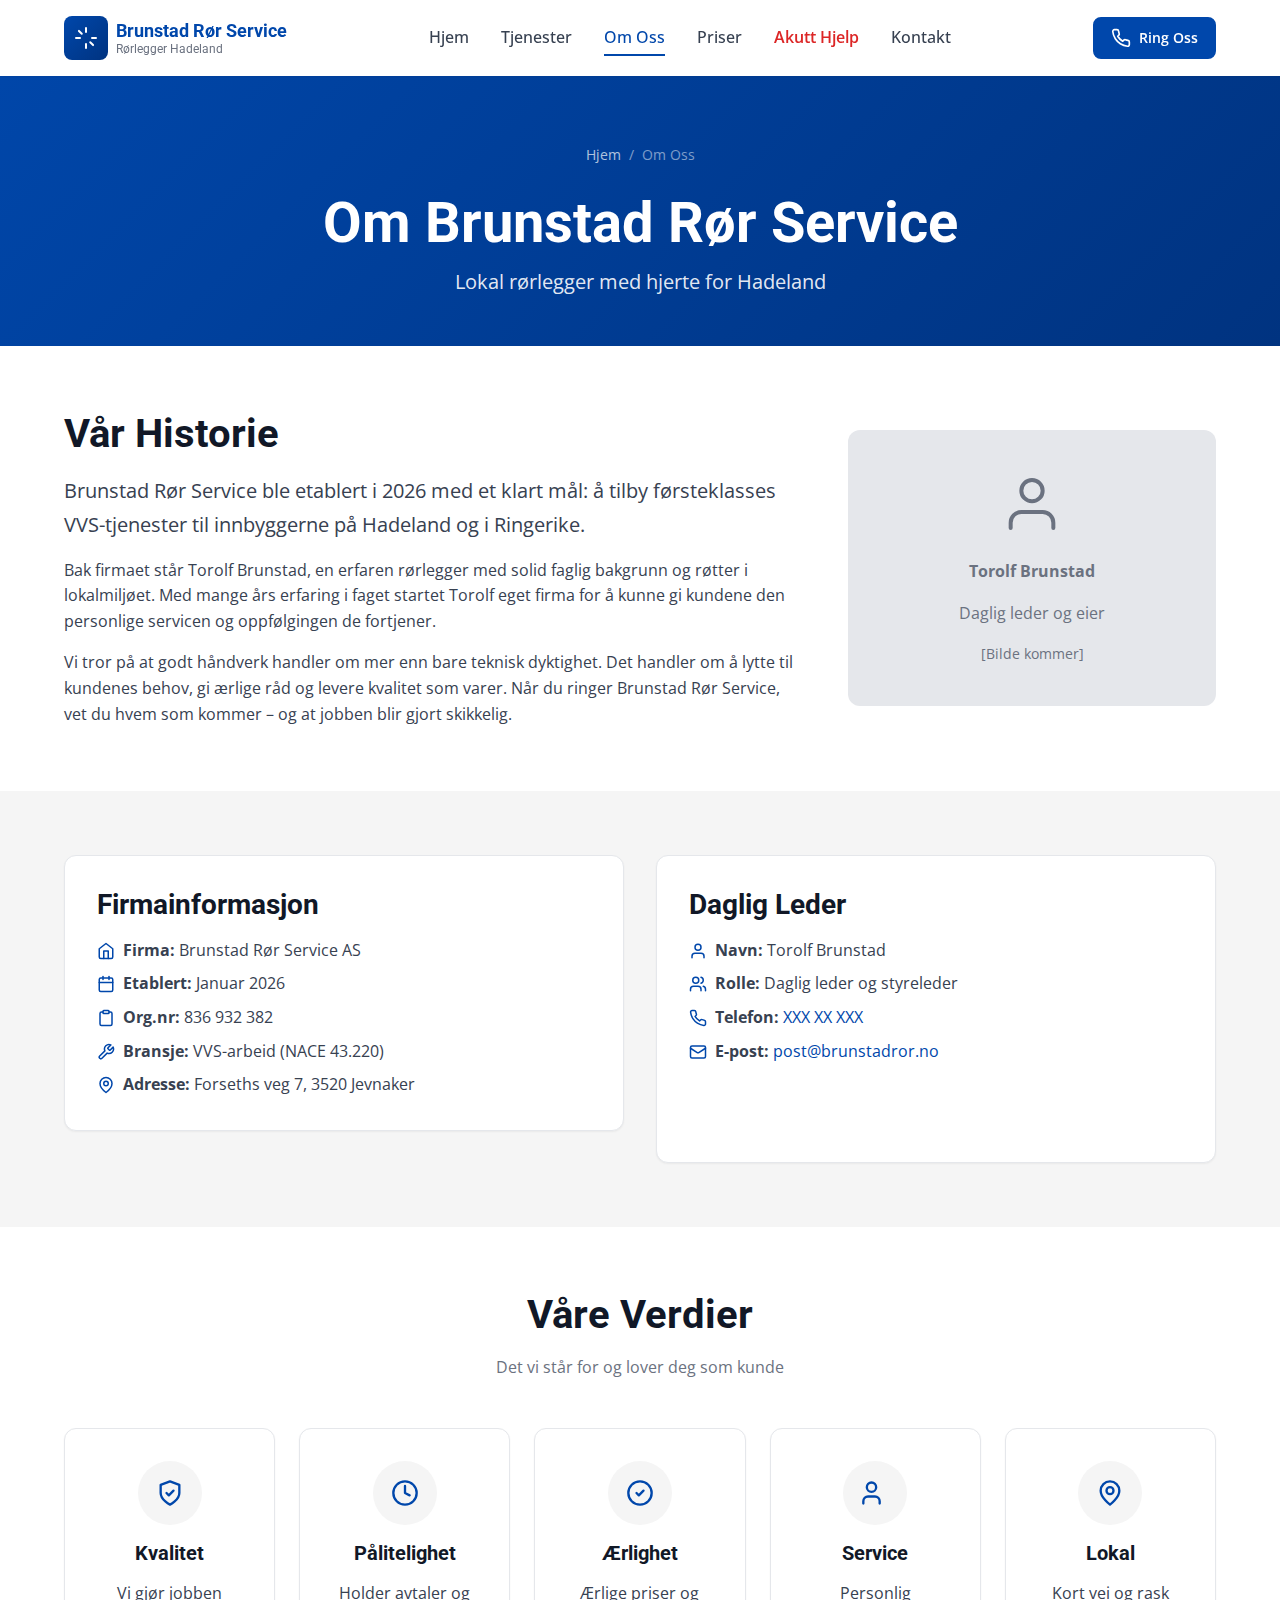
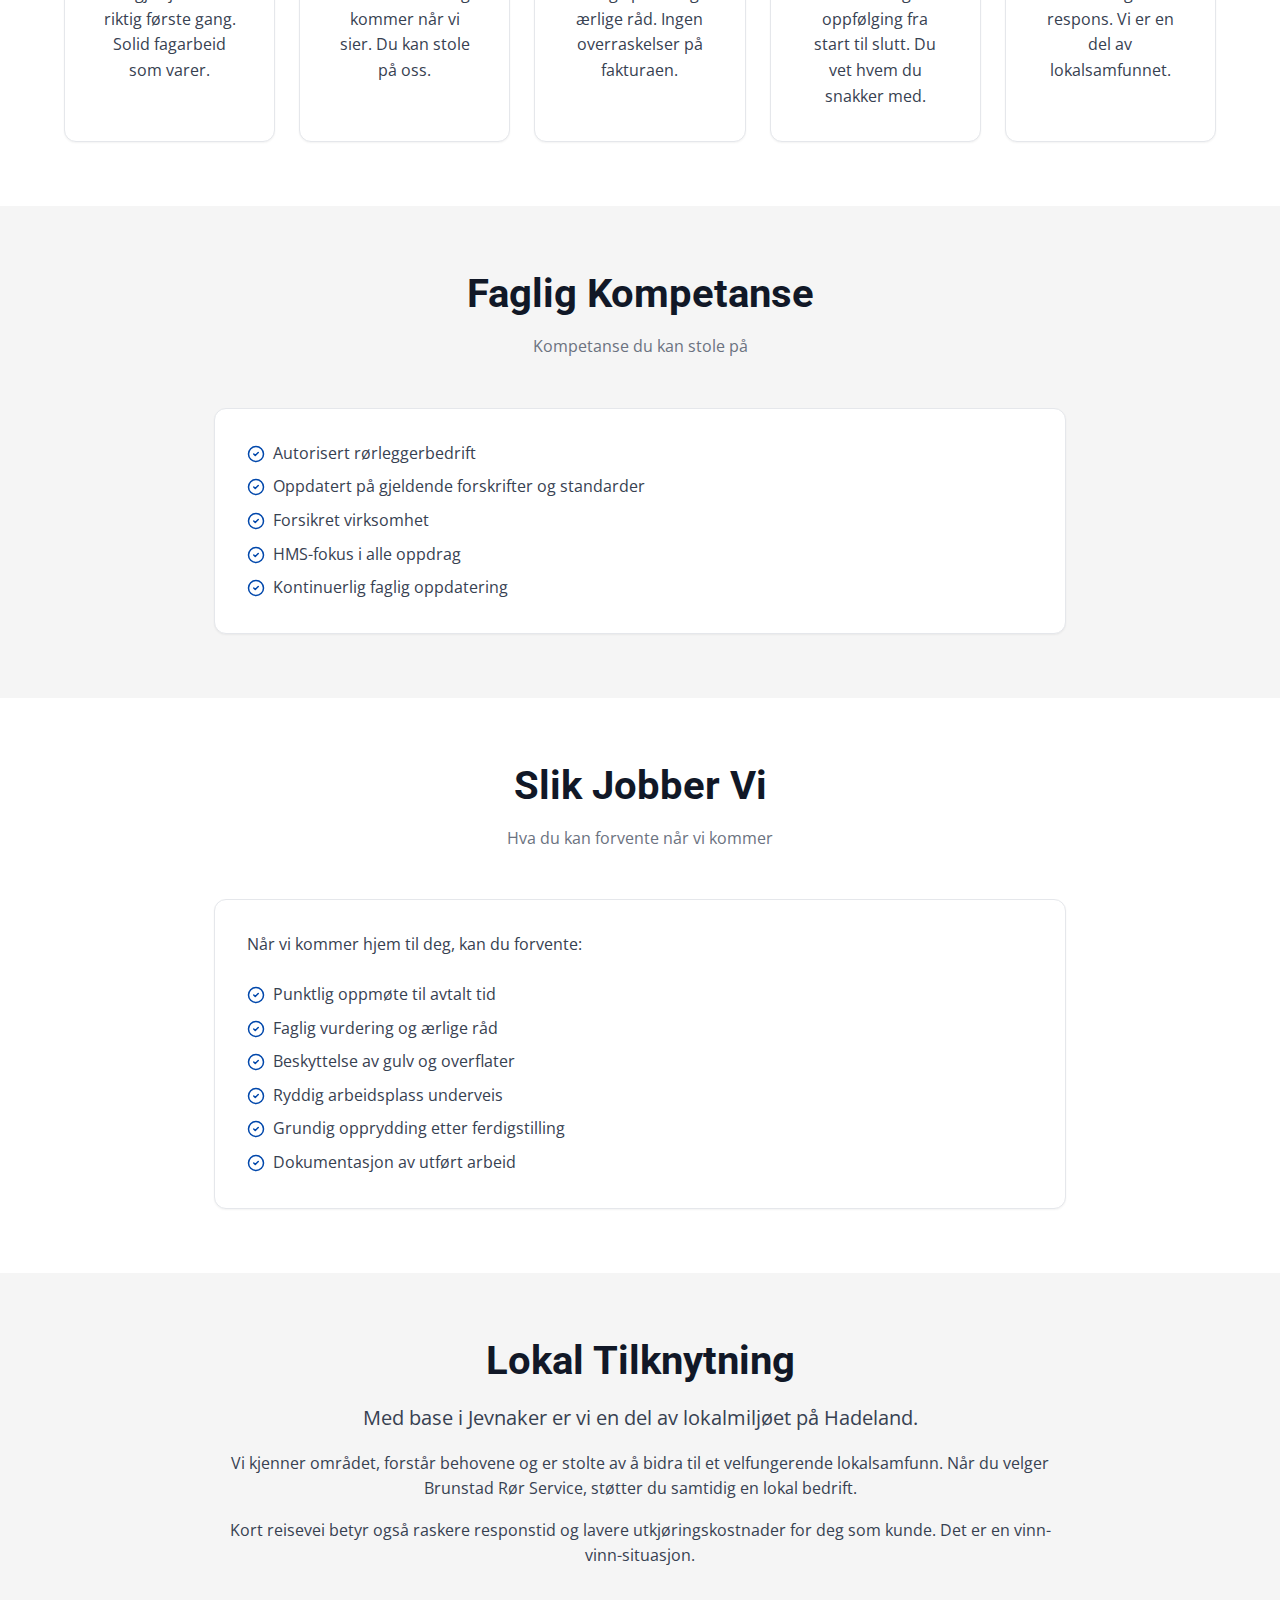
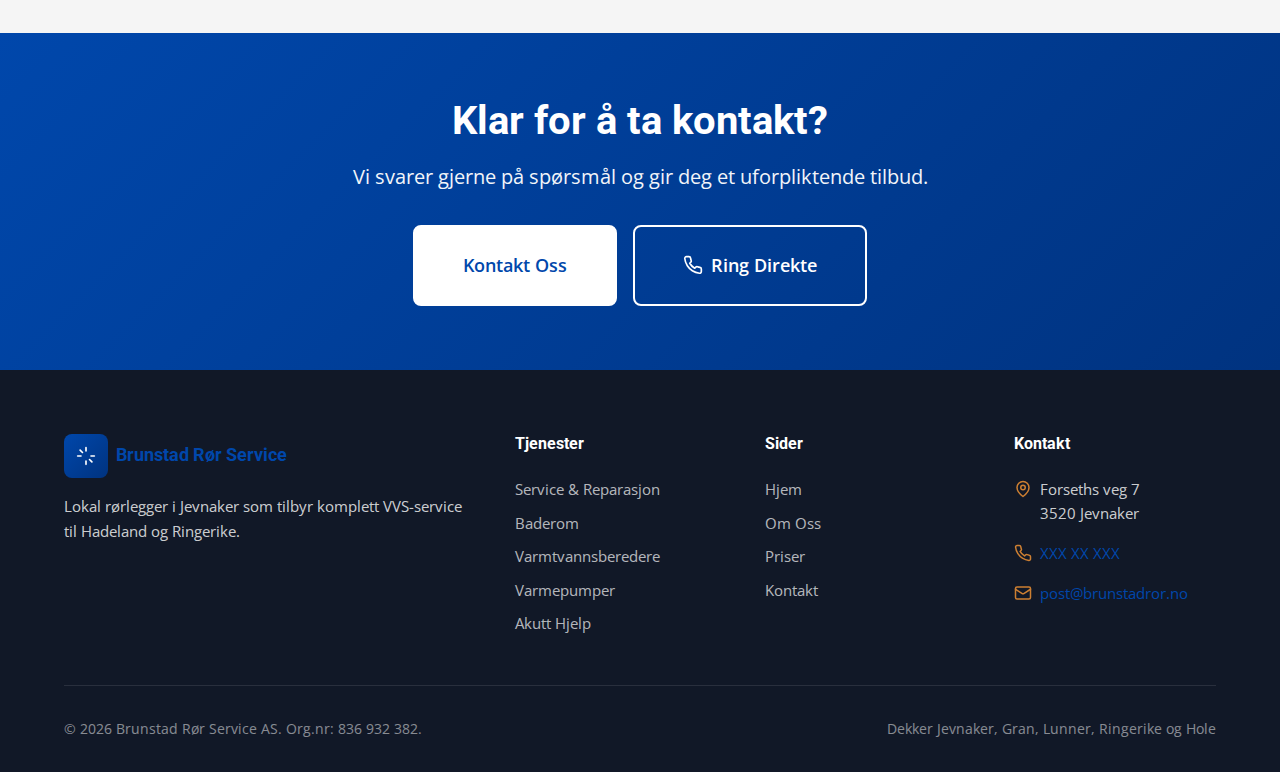
<file: om-oss.html>
<!DOCTYPE html>
<html lang="nb-NO">
<head>
  <meta charset="UTF-8">
  <meta name="viewport" content="width=device-width, initial-scale=1.0">
  <meta http-equiv="X-UA-Compatible" content="IE=edge">

  <!-- SEO Meta Tags -->
  <title>Om Brunstad Rør Service | Din Lokale Rørlegger på Hadeland</title>
  <meta name="description" content="Møt Brunstad Rør Service - din pålitelige rørlegger i Jevnaker. Personlig service, faglig kompetanse, lokale røtter.">
  <meta name="keywords" content="brunstad rør service, torolf brunstad, rørlegger jevnaker, lokal rørlegger hadeland">
  <meta name="author" content="Brunstad Rør Service AS">
  <meta name="robots" content="index, follow">

  <!-- Open Graph -->
  <meta property="og:title" content="Om Brunstad Rør Service AS">
  <meta property="og:description" content="Møt Brunstad Rør Service - din pålitelige rørlegger i Jevnaker.">
  <meta property="og:type" content="website">
  <meta property="og:locale" content="nb_NO">

  <!-- Favicon -->
  <link rel="icon" type="image/svg+xml" href="data:image/svg+xml,%3Csvg xmlns='http://www.w3.org/2000/svg' viewBox='0 0 100 100'%3E%3Crect fill='%230047AB' width='100' height='100' rx='15'/%3E%3Ctext x='50' y='65' font-size='45' text-anchor='middle' fill='white' font-family='Arial' font-weight='bold'%3EBR%3C/text%3E%3C/svg%3E">

  <!-- Fonts -->
  <link rel="preconnect" href="https://fonts.googleapis.com">
  <link rel="preconnect" href="https://fonts.gstatic.com" crossorigin>
  <link href="https://fonts.googleapis.com/css2?family=Open+Sans:wght@400;500;600;700&family=Roboto:wght@400;500;700&display=swap" rel="stylesheet">

  <!-- Stylesheet -->
  <link rel="stylesheet" href="css/style.css">
</head>
<body>
  <!-- Header -->
  <header class="header" id="header">
    <div class="header-inner">
      <a href="index.html" class="logo">
        <span class="logo-icon">
          <svg xmlns="http://www.w3.org/2000/svg" width="24" height="24" viewBox="0 0 24 24" fill="none" stroke="currentColor" stroke-width="2" stroke-linecap="round" stroke-linejoin="round"><path d="M12 2v4"/><path d="M12 18v4"/><path d="M4.93 4.93l2.83 2.83"/><path d="M16.24 16.24l2.83 2.83"/><path d="M2 12h4"/><path d="M18 12h4"/></svg>
        </span>
        <span class="logo-text">
          <span>Brunstad Rør Service</span>
          <span>Rørlegger Hadeland</span>
        </span>
      </a>

      <nav class="nav-desktop">
        <ul>
          <li><a href="index.html">Hjem</a></li>
          <li><a href="tjenester.html">Tjenester</a></li>
          <li><a href="om-oss.html" class="active">Om Oss</a></li>
          <li><a href="priser.html">Priser</a></li>
          <li><a href="akutt.html" class="nav-emergency">Akutt Hjelp</a></li>
          <li><a href="kontakt.html">Kontakt</a></li>
        </ul>
      </nav>

      <a href="tel:+47XXXXXXXX" class="btn btn-primary btn-sm header-cta">
        <svg xmlns="http://www.w3.org/2000/svg" width="18" height="18" viewBox="0 0 24 24" fill="none" stroke="currentColor" stroke-width="2" stroke-linecap="round" stroke-linejoin="round"><path d="M22 16.92v3a2 2 0 0 1-2.18 2 19.79 19.79 0 0 1-8.63-3.07 19.5 19.5 0 0 1-6-6 19.79 19.79 0 0 1-3.07-8.67A2 2 0 0 1 4.11 2h3a2 2 0 0 1 2 1.72 12.84 12.84 0 0 0 .7 2.81 2 2 0 0 1-.45 2.11L8.09 9.91a16 16 0 0 0 6 6l1.27-1.27a2 2 0 0 1 2.11-.45 12.84 12.84 0 0 0 2.81.7A2 2 0 0 1 22 16.92z"></path></svg>
        Ring Oss
      </a>

      <button class="nav-toggle" id="navToggle" aria-label="Meny">
        <span></span>
        <span></span>
        <span></span>
      </button>
    </div>

    <nav class="nav-mobile" id="navMobile">
      <ul>
        <li><a href="index.html">Hjem</a></li>
        <li><a href="tjenester.html">Tjenester</a></li>
        <li><a href="om-oss.html" class="active">Om Oss</a></li>
        <li><a href="priser.html">Priser</a></li>
        <li><a href="akutt.html" class="nav-emergency">Akutt Hjelp</a></li>
        <li><a href="kontakt.html">Kontakt</a></li>
      </ul>
      <a href="tel:+47XXXXXXXX" class="btn btn-primary">Ring Oss Nå</a>
    </nav>
  </header>

  <!-- Page Header -->
  <section class="page-header">
    <div class="container">
      <nav class="breadcrumb">
        <a href="index.html">Hjem</a>
        <span>/</span>
        <span>Om Oss</span>
      </nav>
      <h1>Om Brunstad Rør Service</h1>
      <p>Lokal rørlegger med hjerte for Hadeland</p>
    </div>
  </section>

  <!-- About Introduction -->
  <section class="section bg-white">
    <div class="container">
      <div class="about-intro">
        <div>
          <h2>Vår Historie</h2>
          <p class="lead">Brunstad Rør Service ble etablert i 2026 med et klart mål: å tilby førsteklasses VVS-tjenester til innbyggerne på Hadeland og i Ringerike.</p>
          <p>Bak firmaet står Torolf Brunstad, en erfaren rørlegger med solid faglig bakgrunn og røtter i lokalmiljøet. Med mange års erfaring i faget startet Torolf eget firma for å kunne gi kundene den personlige servicen og oppfølgingen de fortjener.</p>
          <p>Vi tror på at godt håndverk handler om mer enn bare teknisk dyktighet. Det handler om å lytte til kundenes behov, gi ærlige råd og levere kvalitet som varer. Når du ringer Brunstad Rør Service, vet du hvem som kommer – og at jobben blir gjort skikkelig.</p>
        </div>
        <div class="about-image">
          <div class="about-image-placeholder">
            <svg xmlns="http://www.w3.org/2000/svg" width="64" height="64" viewBox="0 0 24 24" fill="none" stroke="currentColor" stroke-width="1.5" stroke-linecap="round" stroke-linejoin="round"><path d="M20 21v-2a4 4 0 0 0-4-4H8a4 4 0 0 0-4 4v2"></path><circle cx="12" cy="7" r="4"></circle></svg>
            <p><strong>Torolf Brunstad</strong></p>
            <p>Daglig leder og eier</p>
            <p class="mt-md" style="font-size: 0.875rem; color: var(--color-medium-gray);">[Bilde kommer]</p>
          </div>
        </div>
      </div>
    </div>
  </section>

  <!-- Company Info -->
  <section class="section bg-off-white">
    <div class="container">
      <div class="grid grid-2" style="gap: 2rem;">
        <div class="info-box">
          <h3>Firmainformasjon</h3>
          <ul>
            <li>
              <svg xmlns="http://www.w3.org/2000/svg" width="18" height="18" viewBox="0 0 24 24" fill="none" stroke="currentColor" stroke-width="2" stroke-linecap="round" stroke-linejoin="round"><path d="M3 9l9-7 9 7v11a2 2 0 0 1-2 2H5a2 2 0 0 1-2-2z"></path><polyline points="9 22 9 12 15 12 15 22"></polyline></svg>
              <span><strong>Firma:</strong> Brunstad Rør Service AS</span>
            </li>
            <li>
              <svg xmlns="http://www.w3.org/2000/svg" width="18" height="18" viewBox="0 0 24 24" fill="none" stroke="currentColor" stroke-width="2" stroke-linecap="round" stroke-linejoin="round"><rect width="18" height="18" x="3" y="4" rx="2" ry="2"></rect><line x1="16" x2="16" y1="2" y2="6"></line><line x1="8" x2="8" y1="2" y2="6"></line><line x1="3" x2="21" y1="10" y2="10"></line></svg>
              <span><strong>Etablert:</strong> Januar 2026</span>
            </li>
            <li>
              <svg xmlns="http://www.w3.org/2000/svg" width="18" height="18" viewBox="0 0 24 24" fill="none" stroke="currentColor" stroke-width="2" stroke-linecap="round" stroke-linejoin="round"><path d="M16 4h2a2 2 0 0 1 2 2v14a2 2 0 0 1-2 2H6a2 2 0 0 1-2-2V6a2 2 0 0 1 2-2h2"></path><rect width="8" height="4" x="8" y="2" rx="1" ry="1"></rect></svg>
              <span><strong>Org.nr:</strong> 836 932 382</span>
            </li>
            <li>
              <svg xmlns="http://www.w3.org/2000/svg" width="18" height="18" viewBox="0 0 24 24" fill="none" stroke="currentColor" stroke-width="2" stroke-linecap="round" stroke-linejoin="round"><path d="M14.7 6.3a1 1 0 0 0 0 1.4l1.6 1.6a1 1 0 0 0 1.4 0l3.77-3.77a6 6 0 0 1-7.94 7.94l-6.91 6.91a2.12 2.12 0 0 1-3-3l6.91-6.91a6 6 0 0 1 7.94-7.94l-3.76 3.76z"></path></svg>
              <span><strong>Bransje:</strong> VVS-arbeid (NACE 43.220)</span>
            </li>
            <li>
              <svg xmlns="http://www.w3.org/2000/svg" width="18" height="18" viewBox="0 0 24 24" fill="none" stroke="currentColor" stroke-width="2" stroke-linecap="round" stroke-linejoin="round"><path d="M20 10c0 6-8 12-8 12s-8-6-8-12a8 8 0 0 1 16 0Z"></path><circle cx="12" cy="10" r="3"></circle></svg>
              <span><strong>Adresse:</strong> Forseths veg 7, 3520 Jevnaker</span>
            </li>
          </ul>
        </div>

        <div class="info-box">
          <h3>Daglig Leder</h3>
          <ul>
            <li>
              <svg xmlns="http://www.w3.org/2000/svg" width="18" height="18" viewBox="0 0 24 24" fill="none" stroke="currentColor" stroke-width="2" stroke-linecap="round" stroke-linejoin="round"><path d="M20 21v-2a4 4 0 0 0-4-4H8a4 4 0 0 0-4 4v2"></path><circle cx="12" cy="7" r="4"></circle></svg>
              <span><strong>Navn:</strong> Torolf Brunstad</span>
            </li>
            <li>
              <svg xmlns="http://www.w3.org/2000/svg" width="18" height="18" viewBox="0 0 24 24" fill="none" stroke="currentColor" stroke-width="2" stroke-linecap="round" stroke-linejoin="round"><path d="M16 21v-2a4 4 0 0 0-4-4H6a4 4 0 0 0-4 4v2"></path><circle cx="9" cy="7" r="4"></circle><path d="M22 21v-2a4 4 0 0 0-3-3.87"></path><path d="M16 3.13a4 4 0 0 1 0 7.75"></path></svg>
              <span><strong>Rolle:</strong> Daglig leder og styreleder</span>
            </li>
            <li>
              <svg xmlns="http://www.w3.org/2000/svg" width="18" height="18" viewBox="0 0 24 24" fill="none" stroke="currentColor" stroke-width="2" stroke-linecap="round" stroke-linejoin="round"><path d="M22 16.92v3a2 2 0 0 1-2.18 2 19.79 19.79 0 0 1-8.63-3.07 19.5 19.5 0 0 1-6-6 19.79 19.79 0 0 1-3.07-8.67A2 2 0 0 1 4.11 2h3a2 2 0 0 1 2 1.72 12.84 12.84 0 0 0 .7 2.81 2 2 0 0 1-.45 2.11L8.09 9.91a16 16 0 0 0 6 6l1.27-1.27a2 2 0 0 1 2.11-.45 12.84 12.84 0 0 0 2.81.7A2 2 0 0 1 22 16.92z"></path></svg>
              <span><strong>Telefon:</strong> <a href="tel:+47XXXXXXXX">XXX XX XXX</a></span>
            </li>
            <li>
              <svg xmlns="http://www.w3.org/2000/svg" width="18" height="18" viewBox="0 0 24 24" fill="none" stroke="currentColor" stroke-width="2" stroke-linecap="round" stroke-linejoin="round"><rect width="20" height="16" x="2" y="4" rx="2"></rect><path d="m22 7-8.97 5.7a1.94 1.94 0 0 1-2.06 0L2 7"></path></svg>
              <span><strong>E-post:</strong> <a href="mailto:post@brunstadror.no">post@brunstadror.no</a></span>
            </li>
          </ul>
        </div>
      </div>
    </div>
  </section>

  <!-- Values -->
  <section class="section bg-white">
    <div class="container">
      <div class="section-header">
        <h2>Våre Verdier</h2>
        <p>Det vi står for og lover deg som kunde</p>
      </div>

      <div class="values-grid">
        <div class="value-card">
          <div class="value-icon">
            <svg xmlns="http://www.w3.org/2000/svg" width="28" height="28" viewBox="0 0 24 24" fill="none" stroke="currentColor" stroke-width="2" stroke-linecap="round" stroke-linejoin="round"><path d="M12 22s8-4 8-10V5l-8-3-8 3v7c0 6 8 10 8 10z"></path><path d="m9 12 2 2 4-4"></path></svg>
          </div>
          <h4>Kvalitet</h4>
          <p>Vi gjør jobben riktig første gang. Solid fagarbeid som varer.</p>
        </div>

        <div class="value-card">
          <div class="value-icon">
            <svg xmlns="http://www.w3.org/2000/svg" width="28" height="28" viewBox="0 0 24 24" fill="none" stroke="currentColor" stroke-width="2" stroke-linecap="round" stroke-linejoin="round"><circle cx="12" cy="12" r="10"></circle><polyline points="12 6 12 12 16 14"></polyline></svg>
          </div>
          <h4>Pålitelighet</h4>
          <p>Holder avtaler og kommer når vi sier. Du kan stole på oss.</p>
        </div>

        <div class="value-card">
          <div class="value-icon">
            <svg xmlns="http://www.w3.org/2000/svg" width="28" height="28" viewBox="0 0 24 24" fill="none" stroke="currentColor" stroke-width="2" stroke-linecap="round" stroke-linejoin="round"><circle cx="12" cy="12" r="10"></circle><path d="m9 12 2 2 4-4"></path></svg>
          </div>
          <h4>Ærlighet</h4>
          <p>Ærlige priser og ærlige råd. Ingen overraskelser på fakturaen.</p>
        </div>

        <div class="value-card">
          <div class="value-icon">
            <svg xmlns="http://www.w3.org/2000/svg" width="28" height="28" viewBox="0 0 24 24" fill="none" stroke="currentColor" stroke-width="2" stroke-linecap="round" stroke-linejoin="round"><path d="M16 21v-2a4 4 0 0 0-4-4H6a4 4 0 0 0-4 4v2"></path><circle cx="9" cy="7" r="4"></circle></svg>
          </div>
          <h4>Service</h4>
          <p>Personlig oppfølging fra start til slutt. Du vet hvem du snakker med.</p>
        </div>

        <div class="value-card">
          <div class="value-icon">
            <svg xmlns="http://www.w3.org/2000/svg" width="28" height="28" viewBox="0 0 24 24" fill="none" stroke="currentColor" stroke-width="2" stroke-linecap="round" stroke-linejoin="round"><path d="M20 10c0 6-8 12-8 12s-8-6-8-12a8 8 0 0 1 16 0Z"></path><circle cx="12" cy="10" r="3"></circle></svg>
          </div>
          <h4>Lokal</h4>
          <p>Kort vei og rask respons. Vi er en del av lokalsamfunnet.</p>
        </div>
      </div>
    </div>
  </section>

  <!-- Qualifications -->
  <section class="section bg-off-white">
    <div class="container container-narrow">
      <div class="section-header">
        <h2>Faglig Kompetanse</h2>
        <p>Kompetanse du kan stole på</p>
      </div>

      <div class="info-box">
        <ul>
          <li>
            <svg xmlns="http://www.w3.org/2000/svg" width="18" height="18" viewBox="0 0 24 24" fill="none" stroke="currentColor" stroke-width="2" stroke-linecap="round" stroke-linejoin="round"><circle cx="12" cy="12" r="10"></circle><path d="m9 12 2 2 4-4"></path></svg>
            <span>Autorisert rørleggerbedrift</span>
          </li>
          <li>
            <svg xmlns="http://www.w3.org/2000/svg" width="18" height="18" viewBox="0 0 24 24" fill="none" stroke="currentColor" stroke-width="2" stroke-linecap="round" stroke-linejoin="round"><circle cx="12" cy="12" r="10"></circle><path d="m9 12 2 2 4-4"></path></svg>
            <span>Oppdatert på gjeldende forskrifter og standarder</span>
          </li>
          <li>
            <svg xmlns="http://www.w3.org/2000/svg" width="18" height="18" viewBox="0 0 24 24" fill="none" stroke="currentColor" stroke-width="2" stroke-linecap="round" stroke-linejoin="round"><circle cx="12" cy="12" r="10"></circle><path d="m9 12 2 2 4-4"></path></svg>
            <span>Forsikret virksomhet</span>
          </li>
          <li>
            <svg xmlns="http://www.w3.org/2000/svg" width="18" height="18" viewBox="0 0 24 24" fill="none" stroke="currentColor" stroke-width="2" stroke-linecap="round" stroke-linejoin="round"><circle cx="12" cy="12" r="10"></circle><path d="m9 12 2 2 4-4"></path></svg>
            <span>HMS-fokus i alle oppdrag</span>
          </li>
          <li>
            <svg xmlns="http://www.w3.org/2000/svg" width="18" height="18" viewBox="0 0 24 24" fill="none" stroke="currentColor" stroke-width="2" stroke-linecap="round" stroke-linejoin="round"><circle cx="12" cy="12" r="10"></circle><path d="m9 12 2 2 4-4"></path></svg>
            <span>Kontinuerlig faglig oppdatering</span>
          </li>
        </ul>
      </div>
    </div>
  </section>

  <!-- Working Method -->
  <section class="section bg-white">
    <div class="container container-narrow">
      <div class="section-header">
        <h2>Slik Jobber Vi</h2>
        <p>Hva du kan forvente når vi kommer</p>
      </div>

      <div class="info-box">
        <p>Når vi kommer hjem til deg, kan du forvente:</p>
        <ul class="mt-lg">
          <li>
            <svg xmlns="http://www.w3.org/2000/svg" width="18" height="18" viewBox="0 0 24 24" fill="none" stroke="currentColor" stroke-width="2" stroke-linecap="round" stroke-linejoin="round"><circle cx="12" cy="12" r="10"></circle><path d="m9 12 2 2 4-4"></path></svg>
            <span>Punktlig oppmøte til avtalt tid</span>
          </li>
          <li>
            <svg xmlns="http://www.w3.org/2000/svg" width="18" height="18" viewBox="0 0 24 24" fill="none" stroke="currentColor" stroke-width="2" stroke-linecap="round" stroke-linejoin="round"><circle cx="12" cy="12" r="10"></circle><path d="m9 12 2 2 4-4"></path></svg>
            <span>Faglig vurdering og ærlige råd</span>
          </li>
          <li>
            <svg xmlns="http://www.w3.org/2000/svg" width="18" height="18" viewBox="0 0 24 24" fill="none" stroke="currentColor" stroke-width="2" stroke-linecap="round" stroke-linejoin="round"><circle cx="12" cy="12" r="10"></circle><path d="m9 12 2 2 4-4"></path></svg>
            <span>Beskyttelse av gulv og overflater</span>
          </li>
          <li>
            <svg xmlns="http://www.w3.org/2000/svg" width="18" height="18" viewBox="0 0 24 24" fill="none" stroke="currentColor" stroke-width="2" stroke-linecap="round" stroke-linejoin="round"><circle cx="12" cy="12" r="10"></circle><path d="m9 12 2 2 4-4"></path></svg>
            <span>Ryddig arbeidsplass underveis</span>
          </li>
          <li>
            <svg xmlns="http://www.w3.org/2000/svg" width="18" height="18" viewBox="0 0 24 24" fill="none" stroke="currentColor" stroke-width="2" stroke-linecap="round" stroke-linejoin="round"><circle cx="12" cy="12" r="10"></circle><path d="m9 12 2 2 4-4"></path></svg>
            <span>Grundig opprydding etter ferdigstilling</span>
          </li>
          <li>
            <svg xmlns="http://www.w3.org/2000/svg" width="18" height="18" viewBox="0 0 24 24" fill="none" stroke="currentColor" stroke-width="2" stroke-linecap="round" stroke-linejoin="round"><circle cx="12" cy="12" r="10"></circle><path d="m9 12 2 2 4-4"></path></svg>
            <span>Dokumentasjon av utført arbeid</span>
          </li>
        </ul>
      </div>
    </div>
  </section>

  <!-- Local Connection -->
  <section class="section bg-off-white">
    <div class="container container-narrow">
      <div class="text-center">
        <h2>Lokal Tilknytning</h2>
        <p class="lead">Med base i Jevnaker er vi en del av lokalmiljøet på Hadeland.</p>
        <p>Vi kjenner området, forstår behovene og er stolte av å bidra til et velfungerende lokalsamfunn. Når du velger Brunstad Rør Service, støtter du samtidig en lokal bedrift.</p>
        <p>Kort reisevei betyr også raskere responstid og lavere utkjøringskostnader for deg som kunde. Det er en vinn-vinn-situasjon.</p>
      </div>
    </div>
  </section>

  <!-- CTA Section -->
  <section class="section cta-section">
    <div class="container">
      <h2>Klar for å ta kontakt?</h2>
      <p>Vi svarer gjerne på spørsmål og gir deg et uforpliktende tilbud.</p>
      <div class="cta-buttons">
        <a href="kontakt.html" class="btn btn-white btn-lg">Kontakt Oss</a>
        <a href="tel:+47XXXXXXXX" class="btn btn-outline btn-lg" style="border-color: white; color: white;">
          <svg xmlns="http://www.w3.org/2000/svg" width="20" height="20" viewBox="0 0 24 24" fill="none" stroke="currentColor" stroke-width="2" stroke-linecap="round" stroke-linejoin="round"><path d="M22 16.92v3a2 2 0 0 1-2.18 2 19.79 19.79 0 0 1-8.63-3.07 19.5 19.5 0 0 1-6-6 19.79 19.79 0 0 1-3.07-8.67A2 2 0 0 1 4.11 2h3a2 2 0 0 1 2 1.72 12.84 12.84 0 0 0 .7 2.81 2 2 0 0 1-.45 2.11L8.09 9.91a16 16 0 0 0 6 6l1.27-1.27a2 2 0 0 1 2.11-.45 12.84 12.84 0 0 0 2.81.7A2 2 0 0 1 22 16.92z"></path></svg>
          Ring Direkte
        </a>
      </div>
    </div>
  </section>

  <!-- Footer -->
  <footer class="footer">
    <div class="container">
      <div class="footer-grid">
        <div class="footer-brand">
          <a href="index.html" class="logo">
            <span class="logo-icon">
              <svg xmlns="http://www.w3.org/2000/svg" width="20" height="20" viewBox="0 0 24 24" fill="none" stroke="currentColor" stroke-width="2" stroke-linecap="round" stroke-linejoin="round"><path d="M12 2v4"/><path d="M12 18v4"/><path d="M4.93 4.93l2.83 2.83"/><path d="M16.24 16.24l2.83 2.83"/><path d="M2 12h4"/><path d="M18 12h4"/></svg>
            </span>
            <span>Brunstad Rør Service</span>
          </a>
          <p>Lokal rørlegger i Jevnaker som tilbyr komplett VVS-service til Hadeland og Ringerike.</p>
        </div>

        <div>
          <h4>Tjenester</h4>
          <ul class="footer-links">
            <li><a href="tjenester.html#service">Service & Reparasjon</a></li>
            <li><a href="tjenester.html#bad">Baderom</a></li>
            <li><a href="tjenester.html#bereder">Varmtvannsberedere</a></li>
            <li><a href="tjenester.html#varmepumpe">Varmepumper</a></li>
            <li><a href="akutt.html">Akutt Hjelp</a></li>
          </ul>
        </div>

        <div>
          <h4>Sider</h4>
          <ul class="footer-links">
            <li><a href="index.html">Hjem</a></li>
            <li><a href="om-oss.html">Om Oss</a></li>
            <li><a href="priser.html">Priser</a></li>
            <li><a href="kontakt.html">Kontakt</a></li>
          </ul>
        </div>

        <div>
          <h4>Kontakt</h4>
          <div class="footer-contact">
            <div class="footer-contact-item">
              <svg xmlns="http://www.w3.org/2000/svg" width="18" height="18" viewBox="0 0 24 24" fill="none" stroke="currentColor" stroke-width="2" stroke-linecap="round" stroke-linejoin="round"><path d="M20 10c0 6-8 12-8 12s-8-6-8-12a8 8 0 0 1 16 0Z"></path><circle cx="12" cy="10" r="3"></circle></svg>
              <span>Forseths veg 7<br>3520 Jevnaker</span>
            </div>
            <div class="footer-contact-item">
              <svg xmlns="http://www.w3.org/2000/svg" width="18" height="18" viewBox="0 0 24 24" fill="none" stroke="currentColor" stroke-width="2" stroke-linecap="round" stroke-linejoin="round"><path d="M22 16.92v3a2 2 0 0 1-2.18 2 19.79 19.79 0 0 1-8.63-3.07 19.5 19.5 0 0 1-6-6 19.79 19.79 0 0 1-3.07-8.67A2 2 0 0 1 4.11 2h3a2 2 0 0 1 2 1.72 12.84 12.84 0 0 0 .7 2.81 2 2 0 0 1-.45 2.11L8.09 9.91a16 16 0 0 0 6 6l1.27-1.27a2 2 0 0 1 2.11-.45 12.84 12.84 0 0 0 2.81.7A2 2 0 0 1 22 16.92z"></path></svg>
              <a href="tel:+47XXXXXXXX">XXX XX XXX</a>
            </div>
            <div class="footer-contact-item">
              <svg xmlns="http://www.w3.org/2000/svg" width="18" height="18" viewBox="0 0 24 24" fill="none" stroke="currentColor" stroke-width="2" stroke-linecap="round" stroke-linejoin="round"><rect width="20" height="16" x="2" y="4" rx="2"></rect><path d="m22 7-8.97 5.7a1.94 1.94 0 0 1-2.06 0L2 7"></path></svg>
              <a href="mailto:post@brunstadror.no">post@brunstadror.no</a>
            </div>
          </div>
        </div>
      </div>

      <div class="footer-bottom">
        <p>&copy; 2026 Brunstad Rør Service AS. Org.nr: 836 932 382.</p>
        <p>Dekker Jevnaker, Gran, Lunner, Ringerike og Hole</p>
      </div>
    </div>
  </footer>

  <!-- Sticky Phone Button (Mobile) -->
  <a href="tel:+47XXXXXXXX" class="sticky-phone" aria-label="Ring oss">
    <svg xmlns="http://www.w3.org/2000/svg" width="24" height="24" viewBox="0 0 24 24" fill="none" stroke="currentColor" stroke-width="2" stroke-linecap="round" stroke-linejoin="round"><path d="M22 16.92v3a2 2 0 0 1-2.18 2 19.79 19.79 0 0 1-8.63-3.07 19.5 19.5 0 0 1-6-6 19.79 19.79 0 0 1-3.07-8.67A2 2 0 0 1 4.11 2h3a2 2 0 0 1 2 1.72 12.84 12.84 0 0 0 .7 2.81 2 2 0 0 1-.45 2.11L8.09 9.91a16 16 0 0 0 6 6l1.27-1.27a2 2 0 0 1 2.11-.45 12.84 12.84 0 0 0 2.81.7A2 2 0 0 1 22 16.92z"></path></svg>
  </a>

  <!-- JavaScript -->
  <script src="js/main.js"></script>
</body>
</html>
</file>
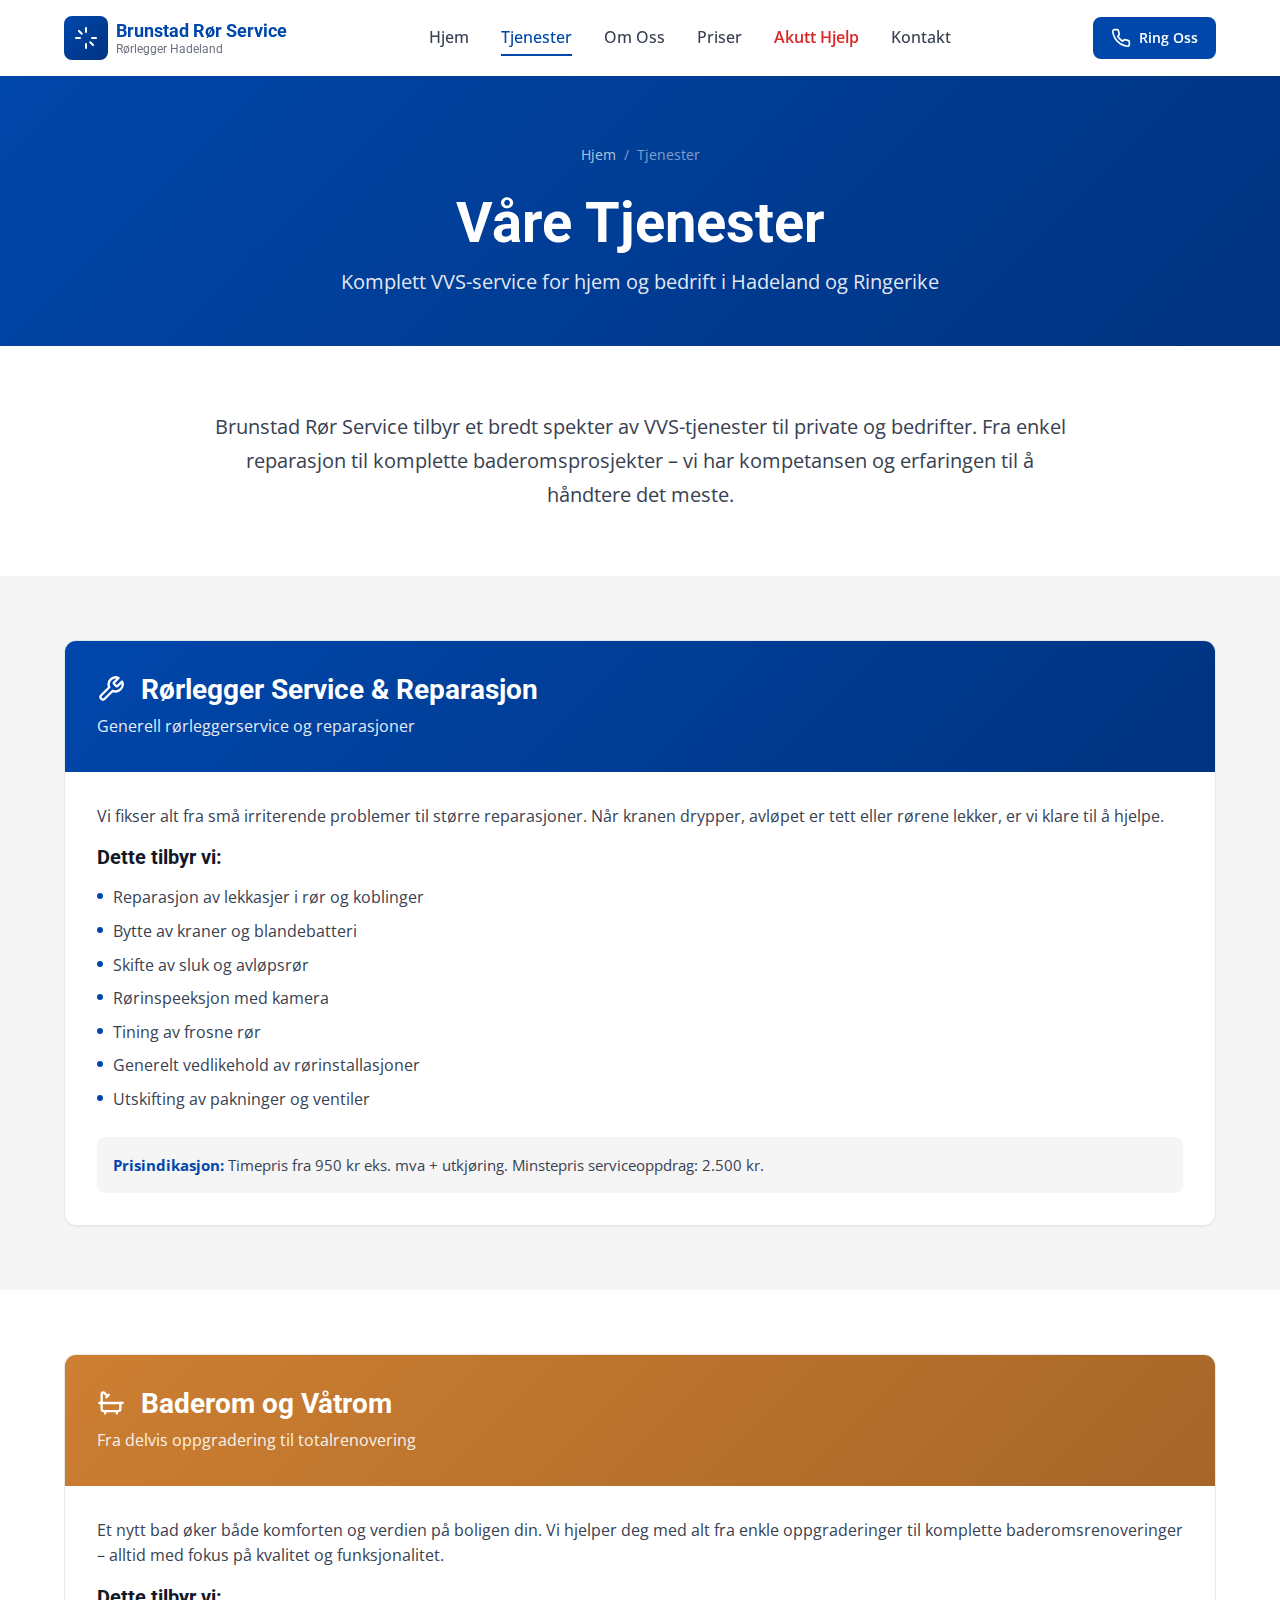
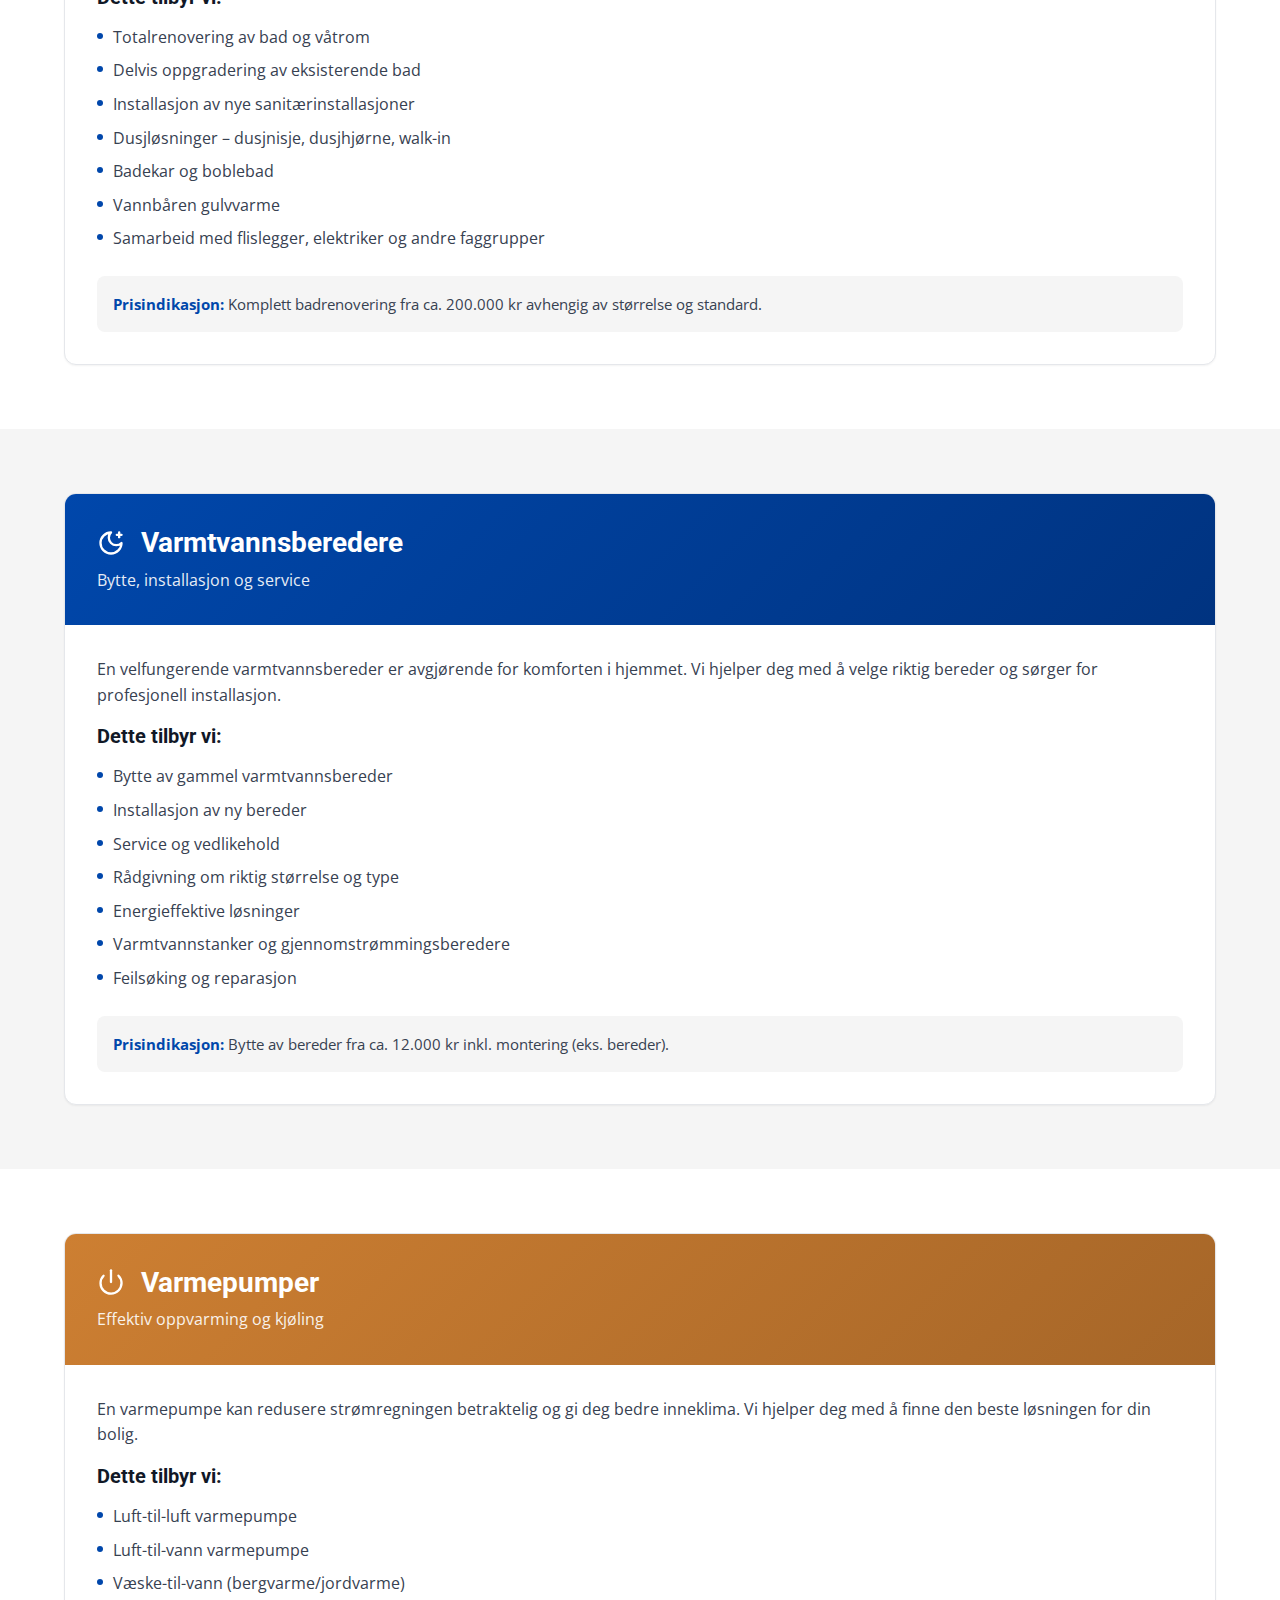
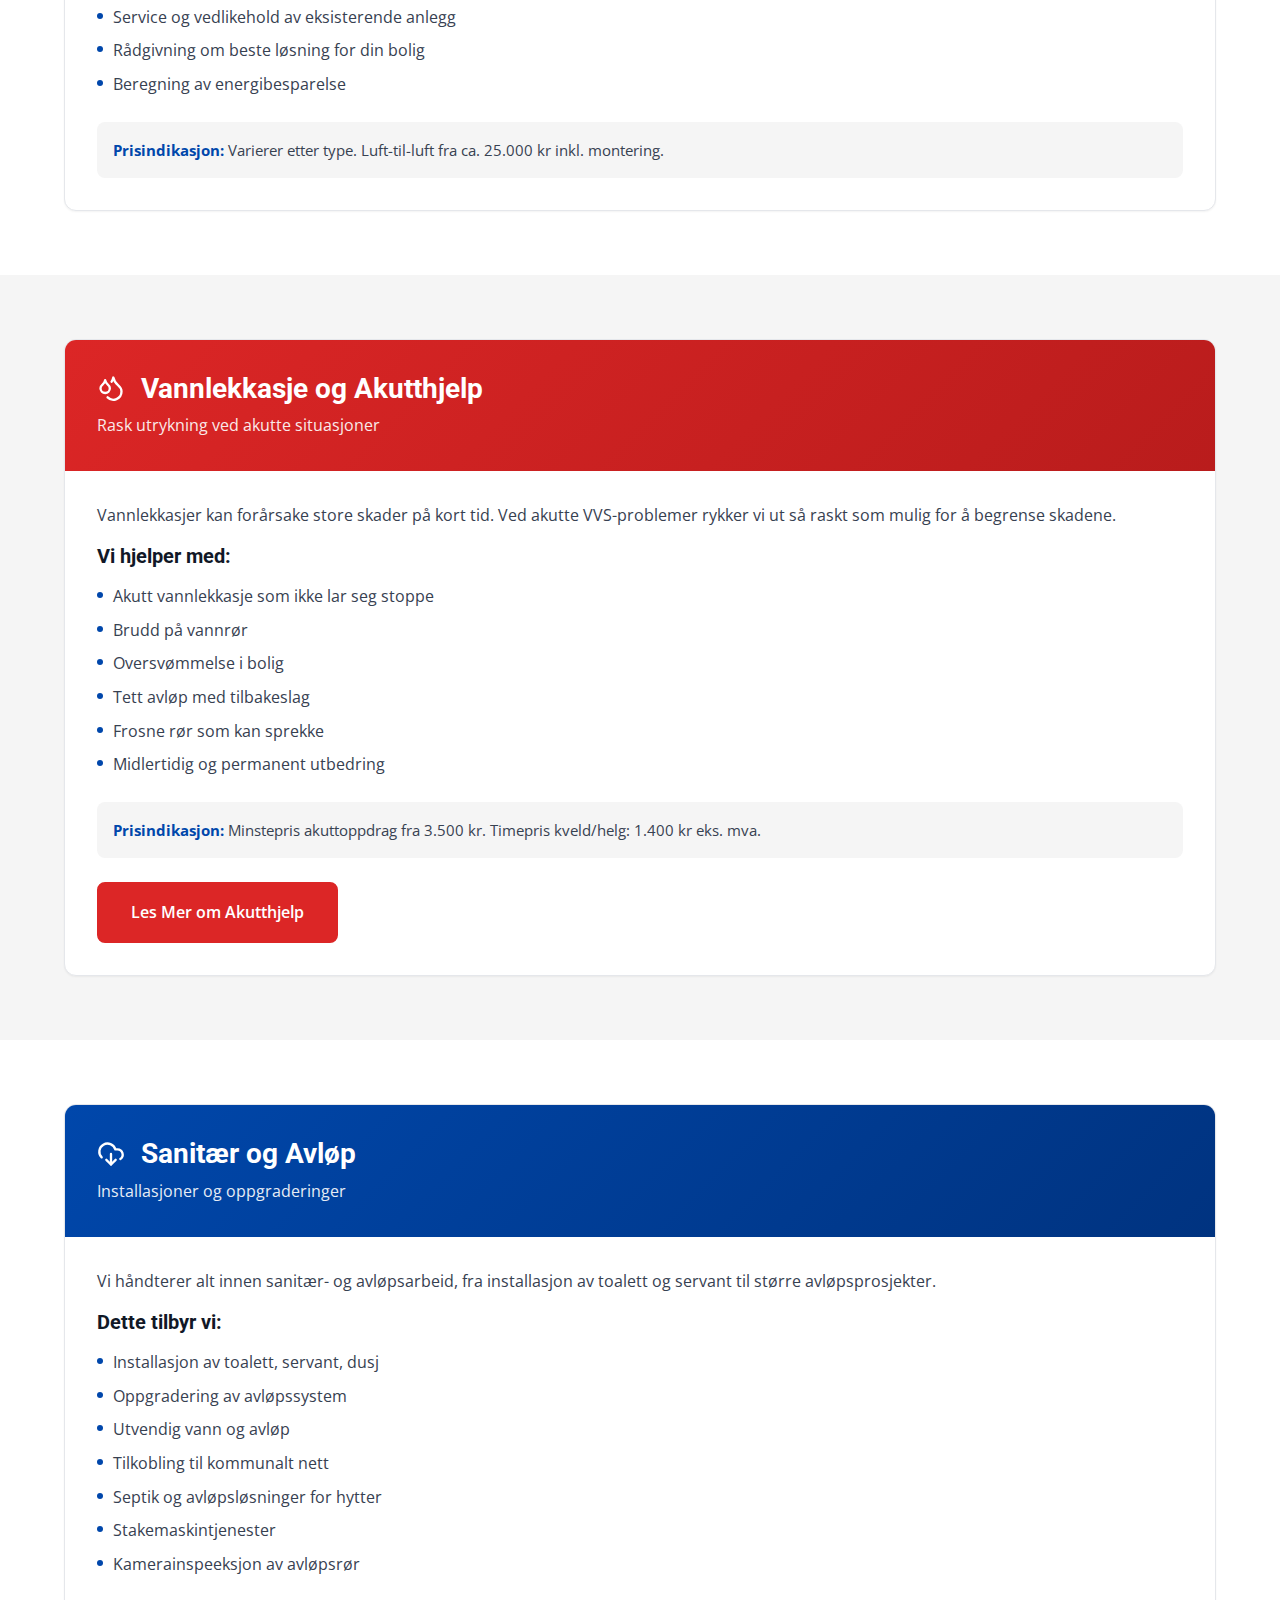
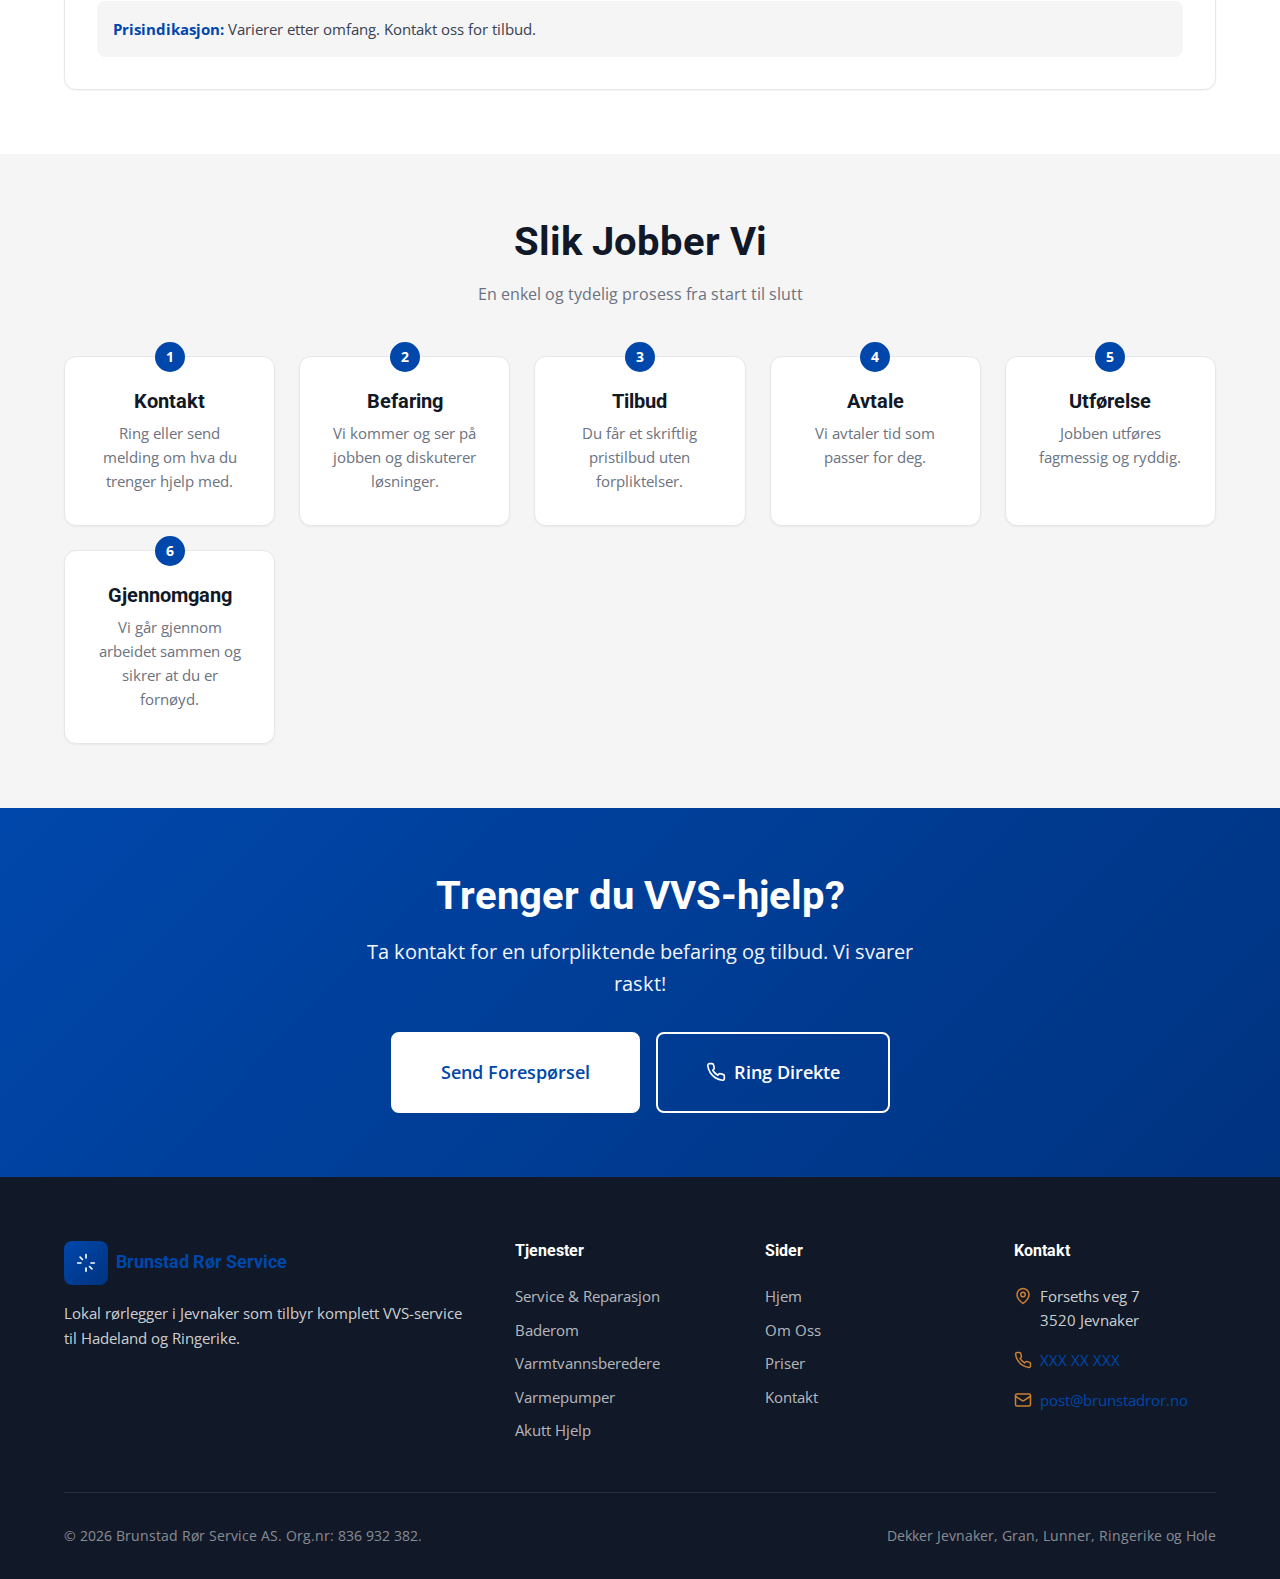
<file: tjenester.html>
<!DOCTYPE html>
<html lang="nb-NO">
<head>
  <meta charset="UTF-8">
  <meta name="viewport" content="width=device-width, initial-scale=1.0">
  <meta http-equiv="X-UA-Compatible" content="IE=edge">

  <!-- SEO Meta Tags -->
  <title>VVS-tjenester Hadeland | Rørlegger Service | Brunstad Rør</title>
  <meta name="description" content="Komplett VVS-service i Jevnaker, Gran, Lunner og Ringerike. Bad, varmepumper, reparasjoner. Få tilbud fra lokal rørlegger.">
  <meta name="keywords" content="VVS-tjenester hadeland, rørlegger service jevnaker, badrenovering gran, varmepumpe lunner, varmtvannsbereder ringerike">
  <meta name="author" content="Brunstad Rør Service AS">
  <meta name="robots" content="index, follow">

  <!-- Open Graph -->
  <meta property="og:title" content="VVS-tjenester - Brunstad Rør Service AS">
  <meta property="og:description" content="Komplett VVS-service i Jevnaker, Gran, Lunner og Ringerike. Få tilbud fra lokal rørlegger.">
  <meta property="og:type" content="website">
  <meta property="og:locale" content="nb_NO">

  <!-- Favicon -->
  <link rel="icon" type="image/svg+xml" href="data:image/svg+xml,%3Csvg xmlns='http://www.w3.org/2000/svg' viewBox='0 0 100 100'%3E%3Crect fill='%230047AB' width='100' height='100' rx='15'/%3E%3Ctext x='50' y='65' font-size='45' text-anchor='middle' fill='white' font-family='Arial' font-weight='bold'%3EBR%3C/text%3E%3C/svg%3E">

  <!-- Fonts -->
  <link rel="preconnect" href="https://fonts.googleapis.com">
  <link rel="preconnect" href="https://fonts.gstatic.com" crossorigin>
  <link href="https://fonts.googleapis.com/css2?family=Open+Sans:wght@400;500;600;700&family=Roboto:wght@400;500;700&display=swap" rel="stylesheet">

  <!-- Stylesheet -->
  <link rel="stylesheet" href="css/style.css">
</head>
<body>
  <!-- Header -->
  <header class="header" id="header">
    <div class="header-inner">
      <a href="index.html" class="logo">
        <span class="logo-icon">
          <svg xmlns="http://www.w3.org/2000/svg" width="24" height="24" viewBox="0 0 24 24" fill="none" stroke="currentColor" stroke-width="2" stroke-linecap="round" stroke-linejoin="round"><path d="M12 2v4"/><path d="M12 18v4"/><path d="M4.93 4.93l2.83 2.83"/><path d="M16.24 16.24l2.83 2.83"/><path d="M2 12h4"/><path d="M18 12h4"/></svg>
        </span>
        <span class="logo-text">
          <span>Brunstad Rør Service</span>
          <span>Rørlegger Hadeland</span>
        </span>
      </a>

      <nav class="nav-desktop">
        <ul>
          <li><a href="index.html">Hjem</a></li>
          <li><a href="tjenester.html" class="active">Tjenester</a></li>
          <li><a href="om-oss.html">Om Oss</a></li>
          <li><a href="priser.html">Priser</a></li>
          <li><a href="akutt.html" class="nav-emergency">Akutt Hjelp</a></li>
          <li><a href="kontakt.html">Kontakt</a></li>
        </ul>
      </nav>

      <a href="tel:+47XXXXXXXX" class="btn btn-primary btn-sm header-cta">
        <svg xmlns="http://www.w3.org/2000/svg" width="18" height="18" viewBox="0 0 24 24" fill="none" stroke="currentColor" stroke-width="2" stroke-linecap="round" stroke-linejoin="round"><path d="M22 16.92v3a2 2 0 0 1-2.18 2 19.79 19.79 0 0 1-8.63-3.07 19.5 19.5 0 0 1-6-6 19.79 19.79 0 0 1-3.07-8.67A2 2 0 0 1 4.11 2h3a2 2 0 0 1 2 1.72 12.84 12.84 0 0 0 .7 2.81 2 2 0 0 1-.45 2.11L8.09 9.91a16 16 0 0 0 6 6l1.27-1.27a2 2 0 0 1 2.11-.45 12.84 12.84 0 0 0 2.81.7A2 2 0 0 1 22 16.92z"></path></svg>
        Ring Oss
      </a>

      <button class="nav-toggle" id="navToggle" aria-label="Meny">
        <span></span>
        <span></span>
        <span></span>
      </button>
    </div>

    <nav class="nav-mobile" id="navMobile">
      <ul>
        <li><a href="index.html">Hjem</a></li>
        <li><a href="tjenester.html" class="active">Tjenester</a></li>
        <li><a href="om-oss.html">Om Oss</a></li>
        <li><a href="priser.html">Priser</a></li>
        <li><a href="akutt.html" class="nav-emergency">Akutt Hjelp</a></li>
        <li><a href="kontakt.html">Kontakt</a></li>
      </ul>
      <a href="tel:+47XXXXXXXX" class="btn btn-primary">Ring Oss Nå</a>
    </nav>
  </header>

  <!-- Page Header -->
  <section class="page-header">
    <div class="container">
      <nav class="breadcrumb">
        <a href="index.html">Hjem</a>
        <span>/</span>
        <span>Tjenester</span>
      </nav>
      <h1>Våre Tjenester</h1>
      <p>Komplett VVS-service for hjem og bedrift i Hadeland og Ringerike</p>
    </div>
  </section>

  <!-- Services Introduction -->
  <section class="section bg-white">
    <div class="container container-narrow">
      <div class="text-center">
        <p class="lead">Brunstad Rør Service tilbyr et bredt spekter av VVS-tjenester til private og bedrifter. Fra enkel reparasjon til komplette baderomsprosjekter – vi har kompetansen og erfaringen til å håndtere det meste.</p>
      </div>
    </div>
  </section>

  <!-- Service 1: Rørlegger Service -->
  <section class="section bg-off-white" id="service">
    <div class="container">
      <div class="service-detail">
        <div class="service-detail-header">
          <h3>
            <svg xmlns="http://www.w3.org/2000/svg" width="28" height="28" viewBox="0 0 24 24" fill="none" stroke="currentColor" stroke-width="2" stroke-linecap="round" stroke-linejoin="round"><path d="M14.7 6.3a1 1 0 0 0 0 1.4l1.6 1.6a1 1 0 0 0 1.4 0l3.77-3.77a6 6 0 0 1-7.94 7.94l-6.91 6.91a2.12 2.12 0 0 1-3-3l6.91-6.91a6 6 0 0 1 7.94-7.94l-3.76 3.76z"></path></svg>
            Rørlegger Service & Reparasjon
          </h3>
          <p>Generell rørleggerservice og reparasjoner</p>
        </div>
        <div class="service-detail-body">
          <p>Vi fikser alt fra små irriterende problemer til større reparasjoner. Når kranen drypper, avløpet er tett eller rørene lekker, er vi klare til å hjelpe.</p>
          <h4>Dette tilbyr vi:</h4>
          <ul>
            <li>Reparasjon av lekkasjer i rør og koblinger</li>
            <li>Bytte av kraner og blandebatteri</li>
            <li>Skifte av sluk og avløpsrør</li>
            <li>Rørinspeeksjon med kamera</li>
            <li>Tining av frosne rør</li>
            <li>Generelt vedlikehold av rørinstallasjoner</li>
            <li>Utskifting av pakninger og ventiler</li>
          </ul>
          <div class="service-price">
            <strong>Prisindikasjon:</strong> Timepris fra 950 kr eks. mva + utkjøring. Minstepris serviceoppdrag: 2.500 kr.
          </div>
        </div>
      </div>
    </div>
  </section>

  <!-- Service 2: Baderom -->
  <section class="section bg-white" id="bad">
    <div class="container">
      <div class="service-detail">
        <div class="service-detail-header" style="background: linear-gradient(135deg, var(--color-accent) 0%, var(--color-accent-dark) 100%);">
          <h3>
            <svg xmlns="http://www.w3.org/2000/svg" width="28" height="28" viewBox="0 0 24 24" fill="none" stroke="currentColor" stroke-width="2" stroke-linecap="round" stroke-linejoin="round"><path d="M9 6 6.5 3.5a1.5 1.5 0 0 0-1-.5C4.683 3 4 3.683 4 4.5V17a2 2 0 0 0 2 2h12a2 2 0 0 0 2-2v-5"></path><line x1="10" x2="8" y1="5" y2="7"></line><line x1="2" x2="22" y1="12" y2="12"></line><line x1="7" x2="7" y1="19" y2="21"></line><line x1="17" x2="17" y1="19" y2="21"></line></svg>
            Baderom og Våtrom
          </h3>
          <p>Fra delvis oppgradering til totalrenovering</p>
        </div>
        <div class="service-detail-body">
          <p>Et nytt bad øker både komforten og verdien på boligen din. Vi hjelper deg med alt fra enkle oppgraderinger til komplette baderomsrenoveringer – alltid med fokus på kvalitet og funksjonalitet.</p>
          <h4>Dette tilbyr vi:</h4>
          <ul>
            <li>Totalrenovering av bad og våtrom</li>
            <li>Delvis oppgradering av eksisterende bad</li>
            <li>Installasjon av nye sanitærinstallasjoner</li>
            <li>Dusjløsninger – dusjnisje, dusjhjørne, walk-in</li>
            <li>Badekar og boblebad</li>
            <li>Vannbåren gulvvarme</li>
            <li>Samarbeid med flislegger, elektriker og andre faggrupper</li>
          </ul>
          <div class="service-price">
            <strong>Prisindikasjon:</strong> Komplett badrenovering fra ca. 200.000 kr avhengig av størrelse og standard.
          </div>
        </div>
      </div>
    </div>
  </section>

  <!-- Service 3: Varmtvannsberedere -->
  <section class="section bg-off-white" id="bereder">
    <div class="container">
      <div class="service-detail">
        <div class="service-detail-header">
          <h3>
            <svg xmlns="http://www.w3.org/2000/svg" width="28" height="28" viewBox="0 0 24 24" fill="none" stroke="currentColor" stroke-width="2" stroke-linecap="round" stroke-linejoin="round"><path d="M12 3a6 6 0 0 0 9 9 9 9 0 1 1-9-9Z"></path><path d="M19 3v4"></path><path d="M21 5h-4"></path></svg>
            Varmtvannsberedere
          </h3>
          <p>Bytte, installasjon og service</p>
        </div>
        <div class="service-detail-body">
          <p>En velfungerende varmtvannsbereder er avgjørende for komforten i hjemmet. Vi hjelper deg med å velge riktig bereder og sørger for profesjonell installasjon.</p>
          <h4>Dette tilbyr vi:</h4>
          <ul>
            <li>Bytte av gammel varmtvannsbereder</li>
            <li>Installasjon av ny bereder</li>
            <li>Service og vedlikehold</li>
            <li>Rådgivning om riktig størrelse og type</li>
            <li>Energieffektive løsninger</li>
            <li>Varmtvannstanker og gjennomstrømmingsberedere</li>
            <li>Feilsøking og reparasjon</li>
          </ul>
          <div class="service-price">
            <strong>Prisindikasjon:</strong> Bytte av bereder fra ca. 12.000 kr inkl. montering (eks. bereder).
          </div>
        </div>
      </div>
    </div>
  </section>

  <!-- Service 4: Varmepumper -->
  <section class="section bg-white" id="varmepumpe">
    <div class="container">
      <div class="service-detail">
        <div class="service-detail-header" style="background: linear-gradient(135deg, var(--color-accent) 0%, var(--color-accent-dark) 100%);">
          <h3>
            <svg xmlns="http://www.w3.org/2000/svg" width="28" height="28" viewBox="0 0 24 24" fill="none" stroke="currentColor" stroke-width="2" stroke-linecap="round" stroke-linejoin="round"><path d="M12 2v10"></path><path d="M18.4 6.6a9 9 0 1 1-12.77.04"></path></svg>
            Varmepumper
          </h3>
          <p>Effektiv oppvarming og kjøling</p>
        </div>
        <div class="service-detail-body">
          <p>En varmepumpe kan redusere strømregningen betraktelig og gi deg bedre inneklima. Vi hjelper deg med å finne den beste løsningen for din bolig.</p>
          <h4>Dette tilbyr vi:</h4>
          <ul>
            <li>Luft-til-luft varmepumpe</li>
            <li>Luft-til-vann varmepumpe</li>
            <li>Væske-til-vann (bergvarme/jordvarme)</li>
            <li>Service og vedlikehold av eksisterende anlegg</li>
            <li>Rådgivning om beste løsning for din bolig</li>
            <li>Beregning av energibesparelse</li>
          </ul>
          <div class="service-price">
            <strong>Prisindikasjon:</strong> Varierer etter type. Luft-til-luft fra ca. 25.000 kr inkl. montering.
          </div>
        </div>
      </div>
    </div>
  </section>

  <!-- Service 5: Akutt -->
  <section class="section bg-off-white" id="akutt">
    <div class="container">
      <div class="service-detail">
        <div class="service-detail-header" style="background: linear-gradient(135deg, var(--color-emergency) 0%, var(--color-emergency-dark) 100%);">
          <h3>
            <svg xmlns="http://www.w3.org/2000/svg" width="28" height="28" viewBox="0 0 24 24" fill="none" stroke="currentColor" stroke-width="2" stroke-linecap="round" stroke-linejoin="round"><path d="M7 16.3c2.2 0 4-1.83 4-4.05 0-1.16-.57-2.26-1.71-3.19S7.29 6.75 7 5.3c-.29 1.45-1.14 2.84-2.29 3.76S3 11.1 3 12.25c0 2.22 1.8 4.05 4 4.05z"></path><path d="M12.56 6.6A10.97 10.97 0 0 0 14 3.02c.5 2.5 2 4.9 4 6.5s3 3.5 3 5.5a6.98 6.98 0 0 1-11.91 4.97"></path></svg>
            Vannlekkasje og Akutthjelp
          </h3>
          <p>Rask utrykning ved akutte situasjoner</p>
        </div>
        <div class="service-detail-body">
          <p>Vannlekkasjer kan forårsake store skader på kort tid. Ved akutte VVS-problemer rykker vi ut så raskt som mulig for å begrense skadene.</p>
          <h4>Vi hjelper med:</h4>
          <ul>
            <li>Akutt vannlekkasje som ikke lar seg stoppe</li>
            <li>Brudd på vannrør</li>
            <li>Oversvømmelse i bolig</li>
            <li>Tett avløp med tilbakeslag</li>
            <li>Frosne rør som kan sprekke</li>
            <li>Midlertidig og permanent utbedring</li>
          </ul>
          <div class="service-price">
            <strong>Prisindikasjon:</strong> Minstepris akuttoppdrag fra 3.500 kr. Timepris kveld/helg: 1.400 kr eks. mva.
          </div>
          <div class="mt-lg">
            <a href="akutt.html" class="btn btn-emergency">Les Mer om Akutthjelp</a>
          </div>
        </div>
      </div>
    </div>
  </section>

  <!-- Service 6: Sanitær -->
  <section class="section bg-white" id="sanitar">
    <div class="container">
      <div class="service-detail">
        <div class="service-detail-header">
          <h3>
            <svg xmlns="http://www.w3.org/2000/svg" width="28" height="28" viewBox="0 0 24 24" fill="none" stroke="currentColor" stroke-width="2" stroke-linecap="round" stroke-linejoin="round"><path d="M4 14.899A7 7 0 1 1 15.71 8h1.79a4.5 4.5 0 0 1 2.5 8.242"></path><path d="M12 12v9"></path><path d="m8 17 4 4 4-4"></path></svg>
            Sanitær og Avløp
          </h3>
          <p>Installasjoner og oppgraderinger</p>
        </div>
        <div class="service-detail-body">
          <p>Vi håndterer alt innen sanitær- og avløpsarbeid, fra installasjon av toalett og servant til større avløpsprosjekter.</p>
          <h4>Dette tilbyr vi:</h4>
          <ul>
            <li>Installasjon av toalett, servant, dusj</li>
            <li>Oppgradering av avløpssystem</li>
            <li>Utvendig vann og avløp</li>
            <li>Tilkobling til kommunalt nett</li>
            <li>Septik og avløpsløsninger for hytter</li>
            <li>Stakemaskintjenester</li>
            <li>Kamerainspeeksjon av avløpsrør</li>
          </ul>
          <div class="service-price">
            <strong>Prisindikasjon:</strong> Varierer etter omfang. Kontakt oss for tilbud.
          </div>
        </div>
      </div>
    </div>
  </section>

  <!-- Process Section -->
  <section class="section bg-off-white">
    <div class="container">
      <div class="section-header">
        <h2>Slik Jobber Vi</h2>
        <p>En enkel og tydelig prosess fra start til slutt</p>
      </div>

      <div class="process-steps">
        <div class="process-step">
          <h4>Kontakt</h4>
          <p>Ring eller send melding om hva du trenger hjelp med.</p>
        </div>
        <div class="process-step">
          <h4>Befaring</h4>
          <p>Vi kommer og ser på jobben og diskuterer løsninger.</p>
        </div>
        <div class="process-step">
          <h4>Tilbud</h4>
          <p>Du får et skriftlig pristilbud uten forpliktelser.</p>
        </div>
        <div class="process-step">
          <h4>Avtale</h4>
          <p>Vi avtaler tid som passer for deg.</p>
        </div>
        <div class="process-step">
          <h4>Utførelse</h4>
          <p>Jobben utføres fagmessig og ryddig.</p>
        </div>
        <div class="process-step">
          <h4>Gjennomgang</h4>
          <p>Vi går gjennom arbeidet sammen og sikrer at du er fornøyd.</p>
        </div>
      </div>
    </div>
  </section>

  <!-- CTA Section -->
  <section class="section cta-section">
    <div class="container">
      <h2>Trenger du VVS-hjelp?</h2>
      <p>Ta kontakt for en uforpliktende befaring og tilbud. Vi svarer raskt!</p>
      <div class="cta-buttons">
        <a href="kontakt.html" class="btn btn-white btn-lg">Send Forespørsel</a>
        <a href="tel:+47XXXXXXXX" class="btn btn-outline btn-lg" style="border-color: white; color: white;">
          <svg xmlns="http://www.w3.org/2000/svg" width="20" height="20" viewBox="0 0 24 24" fill="none" stroke="currentColor" stroke-width="2" stroke-linecap="round" stroke-linejoin="round"><path d="M22 16.92v3a2 2 0 0 1-2.18 2 19.79 19.79 0 0 1-8.63-3.07 19.5 19.5 0 0 1-6-6 19.79 19.79 0 0 1-3.07-8.67A2 2 0 0 1 4.11 2h3a2 2 0 0 1 2 1.72 12.84 12.84 0 0 0 .7 2.81 2 2 0 0 1-.45 2.11L8.09 9.91a16 16 0 0 0 6 6l1.27-1.27a2 2 0 0 1 2.11-.45 12.84 12.84 0 0 0 2.81.7A2 2 0 0 1 22 16.92z"></path></svg>
          Ring Direkte
        </a>
      </div>
    </div>
  </section>

  <!-- Footer -->
  <footer class="footer">
    <div class="container">
      <div class="footer-grid">
        <div class="footer-brand">
          <a href="index.html" class="logo">
            <span class="logo-icon">
              <svg xmlns="http://www.w3.org/2000/svg" width="20" height="20" viewBox="0 0 24 24" fill="none" stroke="currentColor" stroke-width="2" stroke-linecap="round" stroke-linejoin="round"><path d="M12 2v4"/><path d="M12 18v4"/><path d="M4.93 4.93l2.83 2.83"/><path d="M16.24 16.24l2.83 2.83"/><path d="M2 12h4"/><path d="M18 12h4"/></svg>
            </span>
            <span>Brunstad Rør Service</span>
          </a>
          <p>Lokal rørlegger i Jevnaker som tilbyr komplett VVS-service til Hadeland og Ringerike.</p>
        </div>

        <div>
          <h4>Tjenester</h4>
          <ul class="footer-links">
            <li><a href="tjenester.html#service">Service & Reparasjon</a></li>
            <li><a href="tjenester.html#bad">Baderom</a></li>
            <li><a href="tjenester.html#bereder">Varmtvannsberedere</a></li>
            <li><a href="tjenester.html#varmepumpe">Varmepumper</a></li>
            <li><a href="akutt.html">Akutt Hjelp</a></li>
          </ul>
        </div>

        <div>
          <h4>Sider</h4>
          <ul class="footer-links">
            <li><a href="index.html">Hjem</a></li>
            <li><a href="om-oss.html">Om Oss</a></li>
            <li><a href="priser.html">Priser</a></li>
            <li><a href="kontakt.html">Kontakt</a></li>
          </ul>
        </div>

        <div>
          <h4>Kontakt</h4>
          <div class="footer-contact">
            <div class="footer-contact-item">
              <svg xmlns="http://www.w3.org/2000/svg" width="18" height="18" viewBox="0 0 24 24" fill="none" stroke="currentColor" stroke-width="2" stroke-linecap="round" stroke-linejoin="round"><path d="M20 10c0 6-8 12-8 12s-8-6-8-12a8 8 0 0 1 16 0Z"></path><circle cx="12" cy="10" r="3"></circle></svg>
              <span>Forseths veg 7<br>3520 Jevnaker</span>
            </div>
            <div class="footer-contact-item">
              <svg xmlns="http://www.w3.org/2000/svg" width="18" height="18" viewBox="0 0 24 24" fill="none" stroke="currentColor" stroke-width="2" stroke-linecap="round" stroke-linejoin="round"><path d="M22 16.92v3a2 2 0 0 1-2.18 2 19.79 19.79 0 0 1-8.63-3.07 19.5 19.5 0 0 1-6-6 19.79 19.79 0 0 1-3.07-8.67A2 2 0 0 1 4.11 2h3a2 2 0 0 1 2 1.72 12.84 12.84 0 0 0 .7 2.81 2 2 0 0 1-.45 2.11L8.09 9.91a16 16 0 0 0 6 6l1.27-1.27a2 2 0 0 1 2.11-.45 12.84 12.84 0 0 0 2.81.7A2 2 0 0 1 22 16.92z"></path></svg>
              <a href="tel:+47XXXXXXXX">XXX XX XXX</a>
            </div>
            <div class="footer-contact-item">
              <svg xmlns="http://www.w3.org/2000/svg" width="18" height="18" viewBox="0 0 24 24" fill="none" stroke="currentColor" stroke-width="2" stroke-linecap="round" stroke-linejoin="round"><rect width="20" height="16" x="2" y="4" rx="2"></rect><path d="m22 7-8.97 5.7a1.94 1.94 0 0 1-2.06 0L2 7"></path></svg>
              <a href="mailto:post@brunstadror.no">post@brunstadror.no</a>
            </div>
          </div>
        </div>
      </div>

      <div class="footer-bottom">
        <p>&copy; 2026 Brunstad Rør Service AS. Org.nr: 836 932 382.</p>
        <p>Dekker Jevnaker, Gran, Lunner, Ringerike og Hole</p>
      </div>
    </div>
  </footer>

  <!-- Sticky Phone Button (Mobile) -->
  <a href="tel:+47XXXXXXXX" class="sticky-phone" aria-label="Ring oss">
    <svg xmlns="http://www.w3.org/2000/svg" width="24" height="24" viewBox="0 0 24 24" fill="none" stroke="currentColor" stroke-width="2" stroke-linecap="round" stroke-linejoin="round"><path d="M22 16.92v3a2 2 0 0 1-2.18 2 19.79 19.79 0 0 1-8.63-3.07 19.5 19.5 0 0 1-6-6 19.79 19.79 0 0 1-3.07-8.67A2 2 0 0 1 4.11 2h3a2 2 0 0 1 2 1.72 12.84 12.84 0 0 0 .7 2.81 2 2 0 0 1-.45 2.11L8.09 9.91a16 16 0 0 0 6 6l1.27-1.27a2 2 0 0 1 2.11-.45 12.84 12.84 0 0 0 2.81.7A2 2 0 0 1 22 16.92z"></path></svg>
  </a>

  <!-- JavaScript -->
  <script src="js/main.js"></script>
</body>
</html>
</file>
<file: css/style.css>
/* ========================================
   Brunstad Rør Service AS - Stylesheet
   VVS Company - Jevnaker, Hadeland
   ======================================== */

/* CSS Variables - Design System */
:root {
  /* Colors - VVS Theme */
  --color-primary: #0047AB;
  --color-primary-dark: #003380;
  --color-primary-light: #1a5cbf;
  --color-secondary: #FFFFFF;
  --color-accent: #CD7F32;
  --color-accent-dark: #a66628;
  --color-accent-light: #d99548;
  --color-emergency: #DC2626;
  --color-emergency-dark: #b91c1c;

  /* Neutrals */
  --color-white: #FFFFFF;
  --color-off-white: #F5F5F5;
  --color-light-gray: #E5E7EB;
  --color-medium-gray: #6B7280;
  --color-dark-gray: #374151;
  --color-black: #111827;

  /* Typography */
  --font-heading: 'Roboto', -apple-system, BlinkMacSystemFont, sans-serif;
  --font-body: 'Open Sans', -apple-system, BlinkMacSystemFont, sans-serif;

  /* Spacing */
  --spacing-xs: 0.25rem;
  --spacing-sm: 0.5rem;
  --spacing-md: 1rem;
  --spacing-lg: 1.5rem;
  --spacing-xl: 2rem;
  --spacing-2xl: 3rem;
  --spacing-3xl: 4rem;
  --spacing-4xl: 6rem;

  /* Container */
  --container-max: 1200px;
  --container-narrow: 900px;

  /* Shadows */
  --shadow-sm: 0 1px 2px rgba(0, 0, 0, 0.05);
  --shadow-md: 0 4px 6px rgba(0, 0, 0, 0.1);
  --shadow-lg: 0 10px 15px rgba(0, 0, 0, 0.1);
  --shadow-xl: 0 20px 25px rgba(0, 0, 0, 0.15);

  /* Border Radius */
  --radius-sm: 4px;
  --radius-md: 8px;
  --radius-lg: 12px;
  --radius-xl: 16px;
  --radius-full: 9999px;

  /* Transitions */
  --transition-fast: 150ms ease;
  --transition-normal: 250ms ease;
  --transition-slow: 400ms ease;
}

/* ========================================
   Reset & Base Styles
   ======================================== */

*, *::before, *::after {
  box-sizing: border-box;
  margin: 0;
  padding: 0;
}

html {
  font-size: 16px;
  scroll-behavior: smooth;
  -webkit-font-smoothing: antialiased;
  -moz-osx-font-smoothing: grayscale;
}

body {
  font-family: var(--font-body);
  font-size: 1rem;
  line-height: 1.6;
  color: var(--color-dark-gray);
  background-color: var(--color-white);
}

img {
  max-width: 100%;
  height: auto;
  display: block;
}

a {
  color: var(--color-primary);
  text-decoration: none;
  transition: color var(--transition-fast);
}

a:hover {
  color: var(--color-primary-dark);
}

ul, ol {
  list-style: none;
}

/* ========================================
   Typography
   ======================================== */

h1, h2, h3, h4, h5, h6 {
  font-family: var(--font-heading);
  font-weight: 700;
  line-height: 1.2;
  color: var(--color-black);
  margin-bottom: var(--spacing-md);
}

h1 {
  font-size: clamp(2rem, 5vw, 3.5rem);
}

h2 {
  font-size: clamp(1.75rem, 4vw, 2.5rem);
}

h3 {
  font-size: clamp(1.25rem, 3vw, 1.75rem);
}

h4 {
  font-size: 1.25rem;
}

p {
  margin-bottom: var(--spacing-md);
}

p:last-child {
  margin-bottom: 0;
}

.lead {
  font-size: 1.25rem;
  line-height: 1.7;
  color: var(--color-dark-gray);
}

.text-center {
  text-align: center;
}

.text-primary {
  color: var(--color-primary);
}

.text-accent {
  color: var(--color-accent);
}

.text-emergency {
  color: var(--color-emergency);
}

/* ========================================
   Layout & Container
   ======================================== */

.container {
  width: 100%;
  max-width: var(--container-max);
  margin: 0 auto;
  padding: 0 var(--spacing-lg);
}

.container-narrow {
  max-width: var(--container-narrow);
}

.section {
  padding: var(--spacing-3xl) 0;
}

.section-sm {
  padding: var(--spacing-2xl) 0;
}

.section-lg {
  padding: var(--spacing-4xl) 0;
}

.section-header {
  text-align: center;
  margin-bottom: var(--spacing-2xl);
}

.section-header p {
  max-width: 700px;
  margin: 0 auto;
  color: var(--color-medium-gray);
}

/* Grid System */
.grid {
  display: grid;
  gap: var(--spacing-lg);
}

.grid-2 {
  grid-template-columns: repeat(auto-fit, minmax(280px, 1fr));
}

.grid-3 {
  grid-template-columns: repeat(auto-fit, minmax(280px, 1fr));
}

.grid-4 {
  grid-template-columns: repeat(auto-fit, minmax(240px, 1fr));
}

/* Flexbox Utilities */
.flex {
  display: flex;
}

.flex-center {
  display: flex;
  align-items: center;
  justify-content: center;
}

.flex-between {
  display: flex;
  align-items: center;
  justify-content: space-between;
}

.flex-wrap {
  flex-wrap: wrap;
}

.gap-sm { gap: var(--spacing-sm); }
.gap-md { gap: var(--spacing-md); }
.gap-lg { gap: var(--spacing-lg); }

/* ========================================
   Header & Navigation
   ======================================== */

.header {
  position: fixed;
  top: 0;
  left: 0;
  right: 0;
  background: var(--color-white);
  box-shadow: var(--shadow-sm);
  z-index: 1000;
  transition: box-shadow var(--transition-normal);
}

.header.scrolled {
  box-shadow: var(--shadow-md);
}

.header-inner {
  display: flex;
  align-items: center;
  justify-content: space-between;
  padding: var(--spacing-md) var(--spacing-lg);
  max-width: var(--container-max);
  margin: 0 auto;
}

.logo {
  display: flex;
  align-items: center;
  gap: var(--spacing-sm);
  font-family: var(--font-heading);
  font-size: 1.125rem;
  font-weight: 700;
  color: var(--color-primary);
}

.logo-icon {
  width: 44px;
  height: 44px;
  background: linear-gradient(135deg, var(--color-primary) 0%, var(--color-primary-dark) 100%);
  border-radius: var(--radius-md);
  display: flex;
  align-items: center;
  justify-content: center;
  color: var(--color-white);
  font-size: 1.25rem;
}

.logo-text {
  display: flex;
  flex-direction: column;
  line-height: 1.2;
}

.logo-text span:first-child {
  font-weight: 700;
}

.logo-text span:last-child {
  font-size: 0.75rem;
  font-weight: 400;
  color: var(--color-medium-gray);
}

.nav-desktop {
  display: none;
}

.nav-desktop ul {
  display: flex;
  gap: var(--spacing-xl);
}

.nav-desktop a {
  font-weight: 500;
  color: var(--color-dark-gray);
  padding: var(--spacing-sm) 0;
  position: relative;
}

.nav-desktop a::after {
  content: '';
  position: absolute;
  bottom: 0;
  left: 0;
  width: 0;
  height: 2px;
  background: var(--color-primary);
  transition: width var(--transition-normal);
}

.nav-desktop a:hover,
.nav-desktop a.active {
  color: var(--color-primary);
}

.nav-desktop a:hover::after,
.nav-desktop a.active::after {
  width: 100%;
}

.nav-desktop .nav-emergency {
  color: var(--color-emergency);
  font-weight: 600;
}

.nav-desktop .nav-emergency:hover {
  color: var(--color-emergency-dark);
}

.nav-desktop .nav-emergency::after {
  background: var(--color-emergency);
}

.header-cta {
  display: none;
}

/* Mobile Navigation */
.nav-toggle {
  display: flex;
  flex-direction: column;
  gap: 5px;
  padding: var(--spacing-sm);
  background: none;
  border: none;
  cursor: pointer;
}

.nav-toggle span {
  display: block;
  width: 24px;
  height: 2px;
  background: var(--color-dark-gray);
  transition: var(--transition-fast);
}

.nav-toggle.active span:nth-child(1) {
  transform: rotate(45deg) translate(5px, 5px);
}

.nav-toggle.active span:nth-child(2) {
  opacity: 0;
}

.nav-toggle.active span:nth-child(3) {
  transform: rotate(-45deg) translate(5px, -5px);
}

.nav-mobile {
  display: none;
  position: absolute;
  top: 100%;
  left: 0;
  right: 0;
  background: var(--color-white);
  box-shadow: var(--shadow-lg);
  padding: var(--spacing-lg);
}

.nav-mobile.active {
  display: block;
}

.nav-mobile ul {
  display: flex;
  flex-direction: column;
  gap: var(--spacing-md);
}

.nav-mobile a {
  display: block;
  padding: var(--spacing-sm) 0;
  font-weight: 500;
  color: var(--color-dark-gray);
  border-bottom: 1px solid var(--color-light-gray);
}

.nav-mobile a:hover,
.nav-mobile a.active {
  color: var(--color-primary);
}

.nav-mobile .nav-emergency {
  color: var(--color-emergency);
  font-weight: 600;
}

.nav-mobile .btn {
  margin-top: var(--spacing-md);
  width: 100%;
  text-align: center;
}

/* Desktop breakpoint */
@media (min-width: 900px) {
  .nav-toggle {
    display: none;
  }

  .nav-desktop {
    display: block;
  }

  .header-cta {
    display: block;
  }
}

/* ========================================
   Buttons
   ======================================== */

.btn {
  display: inline-flex;
  align-items: center;
  justify-content: center;
  gap: var(--spacing-sm);
  padding: var(--spacing-md) var(--spacing-xl);
  font-family: var(--font-body);
  font-size: 1rem;
  font-weight: 600;
  text-align: center;
  border: 2px solid transparent;
  border-radius: var(--radius-md);
  cursor: pointer;
  transition: all var(--transition-fast);
}

.btn:hover {
  transform: translateY(-2px);
}

.btn-primary {
  background: var(--color-primary);
  color: var(--color-white);
  border-color: var(--color-primary);
}

.btn-primary:hover {
  background: var(--color-primary-dark);
  border-color: var(--color-primary-dark);
  color: var(--color-white);
}

.btn-secondary {
  background: var(--color-accent);
  color: var(--color-white);
  border-color: var(--color-accent);
}

.btn-secondary:hover {
  background: var(--color-accent-dark);
  border-color: var(--color-accent-dark);
  color: var(--color-white);
}

.btn-outline {
  background: transparent;
  color: var(--color-primary);
  border-color: var(--color-primary);
}

.btn-outline:hover {
  background: var(--color-primary);
  color: var(--color-white);
}

.btn-white {
  background: var(--color-white);
  color: var(--color-primary);
  border-color: var(--color-white);
}

.btn-white:hover {
  background: var(--color-off-white);
  border-color: var(--color-off-white);
  color: var(--color-primary);
}

.btn-emergency {
  background: var(--color-emergency);
  color: var(--color-white);
  border-color: var(--color-emergency);
}

.btn-emergency:hover {
  background: var(--color-emergency-dark);
  border-color: var(--color-emergency-dark);
  color: var(--color-white);
}

.btn-lg {
  padding: var(--spacing-lg) var(--spacing-2xl);
  font-size: 1.125rem;
}

.btn-sm {
  padding: var(--spacing-sm) var(--spacing-md);
  font-size: 0.875rem;
}

/* Phone Button */
.btn-phone {
  background: var(--color-primary);
  color: var(--color-white);
}

.btn-phone:hover {
  background: var(--color-primary-dark);
  color: var(--color-white);
}

/* ========================================
   Hero Section
   ======================================== */

.hero {
  position: relative;
  min-height: 100vh;
  display: flex;
  align-items: center;
  padding: calc(80px + var(--spacing-2xl)) 0 var(--spacing-3xl);
  background: linear-gradient(135deg, var(--color-primary) 0%, var(--color-primary-dark) 100%);
  overflow: hidden;
}

.hero::before {
  content: '';
  position: absolute;
  top: 0;
  left: 0;
  right: 0;
  bottom: 0;
  background: url('data:image/svg+xml,<svg xmlns="http://www.w3.org/2000/svg" viewBox="0 0 100 100"><defs><pattern id="grid" width="10" height="10" patternUnits="userSpaceOnUse"><path d="M 10 0 L 0 0 0 10" fill="none" stroke="rgba(255,255,255,0.03)" stroke-width="0.5"/></pattern></defs><rect fill="url(%23grid)" width="100" height="100"/></svg>');
  pointer-events: none;
}

.hero-content {
  position: relative;
  z-index: 1;
  max-width: 700px;
}

.hero h1 {
  color: var(--color-white);
  margin-bottom: var(--spacing-lg);
}

.hero-subtitle {
  font-size: clamp(1.125rem, 2.5vw, 1.5rem);
  color: rgba(255, 255, 255, 0.9);
  margin-bottom: var(--spacing-xl);
  line-height: 1.5;
}

.hero-buttons {
  display: flex;
  flex-wrap: wrap;
  gap: var(--spacing-md);
  margin-bottom: var(--spacing-2xl);
}

.hero-trust {
  display: flex;
  flex-wrap: wrap;
  gap: var(--spacing-lg);
  padding-top: var(--spacing-xl);
  border-top: 1px solid rgba(255, 255, 255, 0.2);
}

.trust-item {
  display: flex;
  align-items: center;
  gap: var(--spacing-sm);
  color: rgba(255, 255, 255, 0.9);
  font-size: 0.9375rem;
}

.trust-item svg {
  color: var(--color-accent);
  flex-shrink: 0;
}

/* ========================================
   Page Header
   ======================================== */

.page-header {
  padding: calc(80px + var(--spacing-3xl)) 0 var(--spacing-2xl);
  background: linear-gradient(135deg, var(--color-primary) 0%, var(--color-primary-dark) 100%);
  text-align: center;
}

.page-header h1 {
  color: var(--color-white);
  margin-bottom: var(--spacing-sm);
}

.page-header p {
  color: rgba(255, 255, 255, 0.9);
  font-size: 1.25rem;
}

/* Emergency Page Header */
.page-header-emergency {
  background: linear-gradient(135deg, var(--color-emergency) 0%, var(--color-emergency-dark) 100%);
}

.page-header-emergency .emergency-phone {
  display: block;
  font-size: clamp(1.5rem, 5vw, 2.5rem);
  font-weight: 700;
  color: var(--color-white);
  margin-top: var(--spacing-lg);
  padding: var(--spacing-md) var(--spacing-xl);
  background: rgba(255, 255, 255, 0.2);
  border-radius: var(--radius-lg);
  transition: background var(--transition-fast);
}

.page-header-emergency .emergency-phone:hover {
  background: rgba(255, 255, 255, 0.3);
  color: var(--color-white);
}

/* Breadcrumb */
.breadcrumb {
  display: flex;
  justify-content: center;
  gap: var(--spacing-sm);
  margin-bottom: var(--spacing-lg);
  font-size: 0.875rem;
}

.breadcrumb a {
  color: rgba(255, 255, 255, 0.7);
}

.breadcrumb a:hover {
  color: var(--color-white);
}

.breadcrumb span {
  color: rgba(255, 255, 255, 0.5);
}

/* ========================================
   Cards
   ======================================== */

.card {
  background: var(--color-white);
  border-radius: var(--radius-lg);
  padding: var(--spacing-xl);
  box-shadow: var(--shadow-sm);
  transition: all var(--transition-normal);
  border: 1px solid var(--color-light-gray);
}

.card:hover {
  box-shadow: var(--shadow-lg);
  transform: translateY(-4px);
}

.card-icon {
  width: 64px;
  height: 64px;
  background: linear-gradient(135deg, var(--color-primary) 0%, var(--color-primary-light) 100%);
  border-radius: var(--radius-md);
  display: flex;
  align-items: center;
  justify-content: center;
  margin-bottom: var(--spacing-lg);
  color: var(--color-white);
  font-size: 1.75rem;
}

.card-icon.accent {
  background: linear-gradient(135deg, var(--color-accent) 0%, var(--color-accent-light) 100%);
}

.card-icon.emergency {
  background: linear-gradient(135deg, var(--color-emergency) 0%, var(--color-emergency-dark) 100%);
}

.card h3 {
  margin-bottom: var(--spacing-sm);
}

.card p {
  color: var(--color-medium-gray);
}

/* Service Card */
.service-card {
  text-align: center;
}

.service-card .card-icon {
  margin: 0 auto var(--spacing-lg);
}

/* ========================================
   Services Section
   ======================================== */

.services-grid {
  display: grid;
  grid-template-columns: repeat(auto-fit, minmax(300px, 1fr));
  gap: var(--spacing-xl);
}

.service-detail {
  background: var(--color-white);
  border-radius: var(--radius-lg);
  overflow: hidden;
  box-shadow: var(--shadow-sm);
  border: 1px solid var(--color-light-gray);
}

.service-detail-header {
  background: linear-gradient(135deg, var(--color-primary) 0%, var(--color-primary-dark) 100%);
  padding: var(--spacing-xl);
  color: var(--color-white);
}

.service-detail-header h3 {
  color: var(--color-white);
  margin-bottom: var(--spacing-sm);
  display: flex;
  align-items: center;
  gap: var(--spacing-md);
}

.service-detail-header p {
  opacity: 0.9;
  margin: 0;
}

.service-detail-body {
  padding: var(--spacing-xl);
}

.service-detail-body ul {
  display: flex;
  flex-direction: column;
  gap: var(--spacing-sm);
  margin-bottom: var(--spacing-lg);
}

.service-detail-body li {
  display: flex;
  align-items: flex-start;
  gap: var(--spacing-sm);
  padding-left: var(--spacing-md);
  position: relative;
}

.service-detail-body li::before {
  content: '';
  position: absolute;
  left: 0;
  top: 0.5em;
  width: 6px;
  height: 6px;
  background: var(--color-primary);
  border-radius: 50%;
}

.service-price {
  background: var(--color-off-white);
  padding: var(--spacing-md);
  border-radius: var(--radius-md);
  font-size: 0.9375rem;
}

.service-price strong {
  color: var(--color-primary);
}

/* ========================================
   Features / Why Choose Us
   ======================================== */

.features-section {
  background: var(--color-off-white);
}

.features-grid {
  display: grid;
  grid-template-columns: repeat(auto-fit, minmax(280px, 1fr));
  gap: var(--spacing-xl);
}

.feature-item {
  display: flex;
  gap: var(--spacing-md);
  align-items: flex-start;
}

.feature-icon {
  width: 48px;
  height: 48px;
  background: var(--color-primary);
  border-radius: var(--radius-md);
  display: flex;
  align-items: center;
  justify-content: center;
  color: var(--color-white);
  font-size: 1.25rem;
  flex-shrink: 0;
}

.feature-content h4 {
  margin-bottom: var(--spacing-xs);
}

.feature-content p {
  color: var(--color-medium-gray);
  font-size: 0.9375rem;
  margin: 0;
}

/* ========================================
   Service Area / Map Section
   ======================================== */

.service-area {
  background: var(--color-white);
}

.service-area-content {
  display: grid;
  grid-template-columns: 1fr;
  gap: var(--spacing-2xl);
  align-items: center;
}

@media (min-width: 768px) {
  .service-area-content {
    grid-template-columns: 1fr 1fr;
  }
}

.area-list {
  display: grid;
  grid-template-columns: repeat(2, 1fr);
  gap: var(--spacing-md);
  margin-top: var(--spacing-lg);
}

.area-item {
  display: flex;
  align-items: center;
  gap: var(--spacing-sm);
  padding: var(--spacing-sm) var(--spacing-md);
  background: var(--color-off-white);
  border-radius: var(--radius-md);
  font-weight: 500;
}

.area-item svg {
  color: var(--color-primary);
}

.map-embed {
  border-radius: var(--radius-lg);
  overflow: hidden;
  box-shadow: var(--shadow-md);
}

.map-embed iframe {
  display: block;
  width: 100%;
  height: 350px;
  border: none;
}

/* ========================================
   Quick Contact Section
   ======================================== */

.quick-contact {
  background: var(--color-primary);
  color: var(--color-white);
}

.quick-contact-inner {
  display: grid;
  grid-template-columns: 1fr;
  gap: var(--spacing-xl);
  align-items: center;
}

@media (min-width: 768px) {
  .quick-contact-inner {
    grid-template-columns: 1fr auto;
  }
}

.quick-contact h2 {
  color: var(--color-white);
  margin-bottom: var(--spacing-sm);
}

.quick-contact p {
  opacity: 0.9;
  margin: 0;
}

.quick-contact-phone {
  text-align: center;
}

.quick-contact-phone a {
  display: inline-flex;
  align-items: center;
  gap: var(--spacing-md);
  font-size: 1.75rem;
  font-weight: 700;
  color: var(--color-white);
  padding: var(--spacing-lg) var(--spacing-xl);
  background: rgba(255, 255, 255, 0.15);
  border-radius: var(--radius-lg);
  transition: background var(--transition-fast);
}

.quick-contact-phone a:hover {
  background: rgba(255, 255, 255, 0.25);
  color: var(--color-white);
}

/* ========================================
   Pricing Section
   ======================================== */

.pricing-table-container {
  overflow-x: auto;
}

.pricing-table {
  width: 100%;
  background: var(--color-white);
  border-radius: var(--radius-lg);
  overflow: hidden;
  box-shadow: var(--shadow-sm);
  border-collapse: collapse;
}

.pricing-table th,
.pricing-table td {
  padding: var(--spacing-lg);
  text-align: left;
  border-bottom: 1px solid var(--color-light-gray);
}

.pricing-table th {
  background: var(--color-primary);
  color: var(--color-white);
  font-family: var(--font-heading);
  font-weight: 600;
}

.pricing-table tr:last-child td {
  border-bottom: none;
}

.pricing-table tr:hover td {
  background: var(--color-off-white);
}

.price-value {
  font-weight: 700;
  color: var(--color-primary);
  font-size: 1.125rem;
}

.price-note {
  font-size: 0.875rem;
  color: var(--color-medium-gray);
}

/* ========================================
   Emergency Section
   ======================================== */

.emergency-box {
  background: linear-gradient(135deg, var(--color-emergency) 0%, var(--color-emergency-dark) 100%);
  color: var(--color-white);
  border-radius: var(--radius-lg);
  padding: var(--spacing-2xl);
  text-align: center;
}

.emergency-box h2 {
  color: var(--color-white);
}

.emergency-box p {
  opacity: 0.95;
}

.emergency-phone-large {
  display: inline-flex;
  align-items: center;
  gap: var(--spacing-md);
  font-size: clamp(1.5rem, 4vw, 2rem);
  font-weight: 700;
  color: var(--color-white);
  padding: var(--spacing-lg) var(--spacing-2xl);
  background: rgba(255, 255, 255, 0.2);
  border-radius: var(--radius-lg);
  margin: var(--spacing-lg) 0;
  transition: background var(--transition-fast);
}

.emergency-phone-large:hover {
  background: rgba(255, 255, 255, 0.3);
  color: var(--color-white);
}

.emergency-steps {
  display: grid;
  grid-template-columns: repeat(auto-fit, minmax(200px, 1fr));
  gap: var(--spacing-lg);
  margin-top: var(--spacing-xl);
  text-align: left;
}

.emergency-step {
  background: rgba(255, 255, 255, 0.1);
  padding: var(--spacing-lg);
  border-radius: var(--radius-md);
}

.emergency-step-number {
  display: inline-flex;
  align-items: center;
  justify-content: center;
  width: 32px;
  height: 32px;
  background: var(--color-white);
  color: var(--color-emergency);
  border-radius: 50%;
  font-weight: 700;
  margin-bottom: var(--spacing-sm);
}

.emergency-step h4 {
  color: var(--color-white);
  margin-bottom: var(--spacing-xs);
}

.emergency-step p {
  font-size: 0.9375rem;
  margin: 0;
}

/* Emergency situations list */
.emergency-situations {
  background: var(--color-white);
  border-radius: var(--radius-lg);
  padding: var(--spacing-xl);
  margin-top: var(--spacing-xl);
}

.emergency-situations h3 {
  color: var(--color-emergency);
  margin-bottom: var(--spacing-lg);
}

.emergency-situations ul {
  display: grid;
  grid-template-columns: repeat(auto-fit, minmax(250px, 1fr));
  gap: var(--spacing-md);
}

.emergency-situations li {
  display: flex;
  align-items: center;
  gap: var(--spacing-sm);
  color: var(--color-dark-gray);
}

.emergency-situations li svg {
  color: var(--color-emergency);
  flex-shrink: 0;
}

/* Prevention tips */
.prevention-tips {
  background: var(--color-off-white);
  border-radius: var(--radius-lg);
  padding: var(--spacing-xl);
}

.prevention-tips h3 {
  color: var(--color-primary);
  margin-bottom: var(--spacing-lg);
}

.prevention-tips ul {
  display: flex;
  flex-direction: column;
  gap: var(--spacing-sm);
}

.prevention-tips li {
  display: flex;
  align-items: flex-start;
  gap: var(--spacing-sm);
}

.prevention-tips li svg {
  color: var(--color-primary);
  flex-shrink: 0;
  margin-top: 2px;
}

/* ========================================
   About Page
   ======================================== */

.about-intro {
  display: grid;
  grid-template-columns: 1fr;
  gap: var(--spacing-2xl);
  align-items: center;
}

@media (min-width: 768px) {
  .about-intro {
    grid-template-columns: 2fr 1fr;
  }
}

.about-image {
  background: var(--color-light-gray);
  border-radius: var(--radius-lg);
  aspect-ratio: 4/3;
  display: flex;
  align-items: center;
  justify-content: center;
  overflow: hidden;
}

.about-image img {
  width: 100%;
  height: 100%;
  object-fit: cover;
}

.about-image-placeholder {
  text-align: center;
  color: var(--color-medium-gray);
  padding: var(--spacing-xl);
}

.about-image-placeholder svg {
  font-size: 4rem;
  margin-bottom: var(--spacing-md);
}

/* Values */
.values-grid {
  display: grid;
  grid-template-columns: repeat(auto-fit, minmax(200px, 1fr));
  gap: var(--spacing-lg);
}

.value-card {
  background: var(--color-white);
  border-radius: var(--radius-lg);
  padding: var(--spacing-xl);
  text-align: center;
  box-shadow: var(--shadow-sm);
  border: 1px solid var(--color-light-gray);
  transition: all var(--transition-normal);
}

.value-card:hover {
  box-shadow: var(--shadow-md);
  transform: translateY(-2px);
}

.value-icon {
  width: 64px;
  height: 64px;
  background: var(--color-off-white);
  border-radius: 50%;
  display: flex;
  align-items: center;
  justify-content: center;
  margin: 0 auto var(--spacing-md);
  color: var(--color-primary);
  font-size: 1.5rem;
}

/* ========================================
   Contact Page
   ======================================== */

.contact-grid {
  display: grid;
  grid-template-columns: 1fr;
  gap: var(--spacing-2xl);
}

@media (min-width: 768px) {
  .contact-grid {
    grid-template-columns: 1fr 1fr;
  }
}

.contact-info {
  background: var(--color-white);
  border-radius: var(--radius-lg);
  padding: var(--spacing-2xl);
  box-shadow: var(--shadow-sm);
  border: 1px solid var(--color-light-gray);
}

.contact-item {
  display: flex;
  gap: var(--spacing-md);
  padding: var(--spacing-lg) 0;
  border-bottom: 1px solid var(--color-light-gray);
}

.contact-item:first-child {
  padding-top: 0;
}

.contact-item:last-child {
  border-bottom: none;
  padding-bottom: 0;
}

.contact-icon {
  width: 48px;
  height: 48px;
  background: var(--color-primary);
  border-radius: var(--radius-md);
  display: flex;
  align-items: center;
  justify-content: center;
  color: var(--color-white);
  flex-shrink: 0;
}

.contact-details h4 {
  margin-bottom: var(--spacing-xs);
}

.contact-details p,
.contact-details a {
  color: var(--color-medium-gray);
  margin: 0;
}

.contact-details a:hover {
  color: var(--color-primary);
}

.contact-form-wrapper {
  background: var(--color-white);
  border-radius: var(--radius-lg);
  padding: var(--spacing-2xl);
  box-shadow: var(--shadow-sm);
  border: 1px solid var(--color-light-gray);
}

.contact-form h3 {
  margin-bottom: var(--spacing-lg);
}

/* ========================================
   Forms
   ======================================== */

.form-group {
  margin-bottom: var(--spacing-lg);
}

.form-label {
  display: block;
  font-weight: 600;
  margin-bottom: var(--spacing-sm);
  color: var(--color-dark-gray);
}

.form-label.required::after {
  content: ' *';
  color: var(--color-emergency);
}

.form-input,
.form-textarea,
.form-select {
  width: 100%;
  padding: var(--spacing-md);
  font-family: var(--font-body);
  font-size: 1rem;
  color: var(--color-dark-gray);
  background: var(--color-off-white);
  border: 2px solid var(--color-light-gray);
  border-radius: var(--radius-md);
  transition: all var(--transition-fast);
}

.form-input:focus,
.form-textarea:focus,
.form-select:focus {
  outline: none;
  border-color: var(--color-primary);
  background: var(--color-white);
}

.form-textarea {
  min-height: 150px;
  resize: vertical;
}

.form-select {
  appearance: none;
  background-image: url("data:image/svg+xml,%3Csvg xmlns='http://www.w3.org/2000/svg' width='12' height='12' viewBox='0 0 12 12'%3E%3Cpath fill='%23374151' d='M6 8L1 3h10z'/%3E%3C/svg%3E");
  background-repeat: no-repeat;
  background-position: right 1rem center;
  padding-right: 2.5rem;
}

.form-row {
  display: grid;
  grid-template-columns: 1fr;
  gap: var(--spacing-lg);
}

@media (min-width: 576px) {
  .form-row {
    grid-template-columns: 1fr 1fr;
  }
}

.form-message {
  padding: var(--spacing-md);
  border-radius: var(--radius-md);
  margin-bottom: var(--spacing-lg);
  display: none;
}

.form-message.success {
  display: block;
  background: #d1fae5;
  color: #065f46;
  border: 1px solid #a7f3d0;
}

.form-message.error {
  display: block;
  background: #fee2e2;
  color: #991b1b;
  border: 1px solid #fecaca;
}

/* Honeypot */
.form-honeypot {
  position: absolute;
  left: -9999px;
}

/* ========================================
   Info Box
   ======================================== */

.info-box {
  background: var(--color-white);
  border-radius: var(--radius-lg);
  padding: var(--spacing-xl);
  box-shadow: var(--shadow-sm);
  border: 1px solid var(--color-light-gray);
  margin-bottom: var(--spacing-xl);
}

.info-box:last-child {
  margin-bottom: 0;
}

.info-box h3, .info-box h4 {
  margin-bottom: var(--spacing-md);
}

.info-box ul {
  display: flex;
  flex-direction: column;
  gap: var(--spacing-sm);
}

.info-box li {
  display: flex;
  align-items: flex-start;
  gap: var(--spacing-sm);
}

.info-box li svg {
  color: var(--color-primary);
  flex-shrink: 0;
  margin-top: 4px;
}

/* ========================================
   Availability / Hours
   ======================================== */

.availability-table {
  background: var(--color-white);
  border-radius: var(--radius-lg);
  overflow: hidden;
  border: 1px solid var(--color-light-gray);
}

.availability-row {
  display: flex;
  justify-content: space-between;
  padding: var(--spacing-md) var(--spacing-lg);
  border-bottom: 1px solid var(--color-light-gray);
}

.availability-row:last-child {
  border-bottom: none;
}

.availability-day {
  font-weight: 600;
}

.availability-time {
  color: var(--color-medium-gray);
}

.availability-emergency {
  color: var(--color-emergency);
  font-weight: 600;
}

/* ========================================
   Process Steps
   ======================================== */

.process-steps {
  display: grid;
  grid-template-columns: repeat(auto-fit, minmax(180px, 1fr));
  gap: var(--spacing-lg);
  counter-reset: step;
}

.process-step {
  background: var(--color-white);
  border-radius: var(--radius-lg);
  padding: var(--spacing-xl);
  text-align: center;
  position: relative;
  counter-increment: step;
  box-shadow: var(--shadow-sm);
  border: 1px solid var(--color-light-gray);
}

.process-step::before {
  content: counter(step);
  position: absolute;
  top: -15px;
  left: 50%;
  transform: translateX(-50%);
  width: 30px;
  height: 30px;
  background: var(--color-primary);
  color: var(--color-white);
  border-radius: 50%;
  display: flex;
  align-items: center;
  justify-content: center;
  font-weight: 700;
  font-size: 0.875rem;
}

.process-step h4 {
  margin-bottom: var(--spacing-sm);
}

.process-step p {
  font-size: 0.9375rem;
  color: var(--color-medium-gray);
  margin: 0;
}

/* ========================================
   CTA Section
   ======================================== */

.cta-section {
  background: linear-gradient(135deg, var(--color-primary) 0%, var(--color-primary-dark) 100%);
  color: var(--color-white);
  text-align: center;
}

.cta-section h2 {
  color: var(--color-white);
}

.cta-section p {
  font-size: 1.25rem;
  opacity: 0.95;
  max-width: 600px;
  margin: 0 auto var(--spacing-xl);
}

.cta-buttons {
  display: flex;
  flex-wrap: wrap;
  justify-content: center;
  gap: var(--spacing-md);
}

/* ========================================
   Footer
   ======================================== */

.footer {
  background: var(--color-black);
  color: rgba(255, 255, 255, 0.8);
  padding: var(--spacing-3xl) 0 var(--spacing-xl);
}

.footer-grid {
  display: grid;
  grid-template-columns: 1fr;
  gap: var(--spacing-2xl);
  margin-bottom: var(--spacing-2xl);
}

@media (min-width: 576px) {
  .footer-grid {
    grid-template-columns: repeat(2, 1fr);
  }
}

@media (min-width: 768px) {
  .footer-grid {
    grid-template-columns: 2fr 1fr 1fr 1fr;
  }
}

.footer-brand p {
  margin: var(--spacing-md) 0 0;
  font-size: 0.9375rem;
  line-height: 1.7;
}

.footer h4 {
  color: var(--color-white);
  font-size: 1rem;
  margin-bottom: var(--spacing-lg);
}

.footer-links {
  display: flex;
  flex-direction: column;
  gap: var(--spacing-sm);
}

.footer-links a {
  color: rgba(255, 255, 255, 0.7);
  font-size: 0.9375rem;
  transition: color var(--transition-fast);
}

.footer-links a:hover {
  color: var(--color-accent);
}

.footer-contact {
  display: flex;
  flex-direction: column;
  gap: var(--spacing-md);
}

.footer-contact-item {
  display: flex;
  align-items: flex-start;
  gap: var(--spacing-sm);
  font-size: 0.9375rem;
}

.footer-contact-item svg {
  color: var(--color-accent);
  flex-shrink: 0;
  margin-top: 3px;
}

.footer-bottom {
  padding-top: var(--spacing-xl);
  border-top: 1px solid rgba(255, 255, 255, 0.1);
  display: flex;
  flex-direction: column;
  gap: var(--spacing-md);
  text-align: center;
}

@media (min-width: 576px) {
  .footer-bottom {
    flex-direction: row;
    justify-content: space-between;
    text-align: left;
  }
}

.footer-bottom p {
  margin: 0;
  font-size: 0.875rem;
  color: rgba(255, 255, 255, 0.5);
}

.footer-bottom a {
  color: rgba(255, 255, 255, 0.5);
}

.footer-bottom a:hover {
  color: var(--color-accent);
}

/* ========================================
   Utilities
   ======================================== */

.mt-sm { margin-top: var(--spacing-sm); }
.mt-md { margin-top: var(--spacing-md); }
.mt-lg { margin-top: var(--spacing-lg); }
.mt-xl { margin-top: var(--spacing-xl); }
.mt-2xl { margin-top: var(--spacing-2xl); }

.mb-sm { margin-bottom: var(--spacing-sm); }
.mb-md { margin-bottom: var(--spacing-md); }
.mb-lg { margin-bottom: var(--spacing-lg); }
.mb-xl { margin-bottom: var(--spacing-xl); }
.mb-2xl { margin-bottom: var(--spacing-2xl); }

.bg-white { background-color: var(--color-white); }
.bg-off-white { background-color: var(--color-off-white); }
.bg-primary { background-color: var(--color-primary); }

.visually-hidden {
  position: absolute;
  width: 1px;
  height: 1px;
  padding: 0;
  margin: -1px;
  overflow: hidden;
  clip: rect(0, 0, 0, 0);
  white-space: nowrap;
  border: 0;
}

/* ========================================
   Sticky Phone Button (Mobile)
   ======================================== */

.sticky-phone {
  display: flex;
  position: fixed;
  bottom: var(--spacing-lg);
  right: var(--spacing-lg);
  width: 60px;
  height: 60px;
  background: var(--color-primary);
  color: var(--color-white);
  border-radius: 50%;
  align-items: center;
  justify-content: center;
  box-shadow: var(--shadow-lg);
  z-index: 999;
  transition: all var(--transition-fast);
}

.sticky-phone:hover {
  background: var(--color-primary-dark);
  color: var(--color-white);
  transform: scale(1.1);
}

.sticky-phone svg {
  width: 24px;
  height: 24px;
}

@media (min-width: 768px) {
  .sticky-phone {
    display: none;
  }
}

/* ========================================
   Animations
   ======================================== */

@keyframes fadeIn {
  from {
    opacity: 0;
    transform: translateY(20px);
  }
  to {
    opacity: 1;
    transform: translateY(0);
  }
}

.fade-in {
  animation: fadeIn 0.6s ease forwards;
}

@keyframes pulse {
  0%, 100% {
    transform: scale(1);
  }
  50% {
    transform: scale(1.05);
  }
}

.pulse {
  animation: pulse 2s infinite;
}

/* ========================================
   Navigation (Updated for all pages)
   ======================================== */

.nav {
  display: flex;
  align-items: center;
  justify-content: space-between;
  padding: var(--spacing-md) 0;
}

.nav-menu {
  display: none;
  position: absolute;
  top: 100%;
  left: 0;
  right: 0;
  background: var(--color-white);
  box-shadow: var(--shadow-lg);
  padding: var(--spacing-lg);
  flex-direction: column;
  gap: var(--spacing-md);
}

.nav-menu.is-open {
  display: flex;
}

.nav-link {
  display: block;
  padding: var(--spacing-sm) 0;
  font-weight: 500;
  color: var(--color-dark-gray);
  border-bottom: 1px solid var(--color-light-gray);
  transition: color var(--transition-fast);
}

.nav-link:hover,
.nav-link.active {
  color: var(--color-primary);
}

.nav-link--emergency {
  color: var(--color-emergency) !important;
  font-weight: 600;
}

.nav-link--emergency:hover {
  color: var(--color-emergency-dark) !important;
}

.hamburger {
  display: block;
  width: 24px;
  height: 2px;
  background: var(--color-dark-gray);
  position: relative;
  transition: var(--transition-fast);
}

.hamburger::before,
.hamburger::after {
  content: '';
  position: absolute;
  width: 24px;
  height: 2px;
  background: var(--color-dark-gray);
  left: 0;
  transition: var(--transition-fast);
}

.hamburger::before {
  top: -7px;
}

.hamburger::after {
  top: 7px;
}

.nav-toggle.is-active .hamburger {
  background: transparent;
}

.nav-toggle.is-active .hamburger::before {
  transform: rotate(45deg);
  top: 0;
}

.nav-toggle.is-active .hamburger::after {
  transform: rotate(-45deg);
  top: 0;
}

@media (min-width: 900px) {
  .nav-toggle {
    display: none;
  }

  .nav-menu {
    display: flex;
    position: static;
    flex-direction: row;
    background: none;
    box-shadow: none;
    padding: 0;
    gap: var(--spacing-xl);
  }

  .nav-link {
    border-bottom: none;
    padding: var(--spacing-sm) 0;
    position: relative;
  }

  .nav-link::after {
    content: '';
    position: absolute;
    bottom: 0;
    left: 0;
    width: 0;
    height: 2px;
    background: var(--color-primary);
    transition: width var(--transition-normal);
  }

  .nav-link:hover::after,
  .nav-link.active::after {
    width: 100%;
  }

  .nav-link--emergency::after {
    background: var(--color-emergency);
  }
}

/* ========================================
   Page Hero Section
   ======================================== */

.page-hero {
  padding: calc(80px + var(--spacing-3xl)) 0 var(--spacing-2xl);
  background: linear-gradient(135deg, var(--color-primary) 0%, var(--color-primary-dark) 100%);
  text-align: center;
}

.page-hero h1 {
  color: var(--color-white);
  margin-bottom: var(--spacing-sm);
}

.page-hero p {
  color: rgba(255, 255, 255, 0.9);
  font-size: 1.25rem;
  max-width: 700px;
  margin: 0 auto;
}

/* ========================================
   Section Backgrounds
   ======================================== */

.section--gray {
  background: var(--color-off-white);
}

.section--dark {
  background: var(--color-black);
  color: var(--color-white);
}

.section--dark h2,
.section--dark h3 {
  color: var(--color-white);
}

/* ========================================
   Content Block (Two Column Layout)
   ======================================== */

.content-block {
  display: grid;
  grid-template-columns: 1fr;
  gap: var(--spacing-2xl);
  align-items: center;
}

@media (min-width: 768px) {
  .content-block {
    grid-template-columns: 1fr 1fr;
  }

  .content-block--reverse {
    direction: rtl;
  }

  .content-block--reverse > * {
    direction: ltr;
  }
}

.content-block__text h2 {
  margin-bottom: var(--spacing-lg);
}

.content-block__image {
  border-radius: var(--radius-lg);
  overflow: hidden;
}

/* Check List */
.check-list {
  display: flex;
  flex-direction: column;
  gap: var(--spacing-sm);
  margin-top: var(--spacing-lg);
}

.check-list li {
  display: flex;
  align-items: flex-start;
  gap: var(--spacing-sm);
}

.check-icon {
  width: 20px;
  height: 20px;
  color: var(--color-primary);
  flex-shrink: 0;
  margin-top: 2px;
}

/* Placeholder Images */
.placeholder-image {
  background: linear-gradient(135deg, var(--color-primary) 0%, var(--color-primary-dark) 100%);
  color: var(--color-white);
  aspect-ratio: 4/3;
  display: flex;
  flex-direction: column;
  align-items: center;
  justify-content: center;
  border-radius: var(--radius-lg);
  padding: var(--spacing-xl);
  text-align: center;
}

.placeholder-image svg {
  width: 64px;
  height: 64px;
  margin-bottom: var(--spacing-md);
  opacity: 0.8;
}

.placeholder-image span {
  font-weight: 600;
  opacity: 0.9;
}

.placeholder-image--emergency {
  background: linear-gradient(135deg, var(--color-emergency) 0%, var(--color-emergency-dark) 100%);
}

/* ========================================
   Pricing Page Styles
   ======================================== */

.pricing-grid {
  display: grid;
  grid-template-columns: repeat(auto-fit, minmax(280px, 1fr));
  gap: var(--spacing-xl);
}

.pricing-card {
  background: var(--color-white);
  border-radius: var(--radius-lg);
  overflow: hidden;
  box-shadow: var(--shadow-sm);
  border: 1px solid var(--color-light-gray);
  transition: all var(--transition-normal);
}

.pricing-card:hover {
  box-shadow: var(--shadow-lg);
  transform: translateY(-4px);
}

.pricing-card__header {
  background: var(--color-primary);
  color: var(--color-white);
  padding: var(--spacing-lg);
  display: flex;
  align-items: center;
  gap: var(--spacing-md);
}

.pricing-card__icon {
  width: 48px;
  height: 48px;
  background: rgba(255, 255, 255, 0.2);
  border-radius: var(--radius-md);
  display: flex;
  align-items: center;
  justify-content: center;
}

.pricing-card__icon svg {
  width: 24px;
  height: 24px;
}

.pricing-card__header h3 {
  color: var(--color-white);
  margin: 0;
  font-size: 1.25rem;
}

.pricing-card__body {
  padding: var(--spacing-lg);
}

.pricing-card__body .pricing-table {
  width: 100%;
  border: none;
  box-shadow: none;
}

.pricing-card__body .pricing-table td {
  padding: var(--spacing-sm) 0;
  border-bottom: 1px solid var(--color-light-gray);
}

.pricing-card__body .pricing-table tr:last-child td {
  border-bottom: none;
}

.pricing-card__body .pricing-table td.price {
  text-align: right;
  font-weight: 700;
  color: var(--color-primary);
  white-space: nowrap;
}

.pricing-note {
  margin-top: var(--spacing-md);
  font-size: 0.875rem;
  color: var(--color-medium-gray);
}

/* Project Types */
.project-types {
  display: grid;
  grid-template-columns: repeat(auto-fit, minmax(250px, 1fr));
  gap: var(--spacing-xl);
}

.project-type {
  background: var(--color-white);
  border-radius: var(--radius-lg);
  padding: var(--spacing-xl);
  box-shadow: var(--shadow-sm);
  border: 1px solid var(--color-light-gray);
  text-align: center;
  transition: all var(--transition-normal);
}

.project-type:hover {
  box-shadow: var(--shadow-lg);
  transform: translateY(-4px);
}

.project-type__icon {
  width: 64px;
  height: 64px;
  background: var(--color-off-white);
  border-radius: 50%;
  display: flex;
  align-items: center;
  justify-content: center;
  margin: 0 auto var(--spacing-lg);
  color: var(--color-primary);
}

.project-type__icon svg {
  width: 28px;
  height: 28px;
}

.project-type h3 {
  margin-bottom: var(--spacing-sm);
}

.project-type p {
  color: var(--color-medium-gray);
  font-size: 0.9375rem;
  margin-bottom: var(--spacing-md);
}

.project-type__price {
  display: inline-block;
  padding: var(--spacing-sm) var(--spacing-md);
  background: var(--color-primary);
  color: var(--color-white);
  border-radius: var(--radius-full);
  font-weight: 600;
  font-size: 0.875rem;
}

/* Info Cards */
.info-cards {
  display: grid;
  grid-template-columns: repeat(auto-fit, minmax(240px, 1fr));
  gap: var(--spacing-lg);
}

.info-card {
  background: var(--color-white);
  border-radius: var(--radius-lg);
  padding: var(--spacing-xl);
  box-shadow: var(--shadow-sm);
  border: 1px solid var(--color-light-gray);
  text-align: center;
}

.info-card__icon {
  width: 56px;
  height: 56px;
  background: var(--color-off-white);
  border-radius: 50%;
  display: flex;
  align-items: center;
  justify-content: center;
  margin: 0 auto var(--spacing-md);
  color: var(--color-primary);
}

.info-card__icon svg {
  width: 24px;
  height: 24px;
}

.info-card h3 {
  font-size: 1.125rem;
  margin-bottom: var(--spacing-sm);
}

.info-card p {
  color: var(--color-medium-gray);
  font-size: 0.9375rem;
  margin: 0;
}

/* ========================================
   Emergency Page Styles
   ======================================== */

.emergency-page .header {
  border-bottom: 3px solid var(--color-emergency);
}

.emergency-hero {
  padding: calc(80px + var(--spacing-3xl)) 0 var(--spacing-3xl);
  background: linear-gradient(135deg, var(--color-emergency) 0%, var(--color-emergency-dark) 100%);
  text-align: center;
}

.emergency-hero__content {
  max-width: 800px;
  margin: 0 auto;
}

.emergency-badge {
  display: inline-flex;
  align-items: center;
  gap: var(--spacing-sm);
  padding: var(--spacing-sm) var(--spacing-lg);
  background: rgba(255, 255, 255, 0.2);
  color: var(--color-white);
  border-radius: var(--radius-full);
  font-weight: 700;
  font-size: 0.875rem;
  margin-bottom: var(--spacing-lg);
  text-transform: uppercase;
  letter-spacing: 0.05em;
}

.emergency-badge svg {
  width: 20px;
  height: 20px;
}

.emergency-hero h1 {
  color: var(--color-white);
  font-size: clamp(2.5rem, 6vw, 4rem);
  margin-bottom: var(--spacing-lg);
}

.emergency-hero__subtitle {
  font-size: 1.25rem;
  color: rgba(255, 255, 255, 0.95);
  max-width: 600px;
  margin: 0 auto var(--spacing-xl);
}

.emergency-cta {
  margin-top: var(--spacing-xl);
}

.emergency-cta__note {
  margin-top: var(--spacing-md);
  font-size: 0.9375rem;
  color: rgba(255, 255, 255, 0.8);
}

/* Emergency Grid */
.emergency-grid {
  display: grid;
  grid-template-columns: repeat(auto-fit, minmax(300px, 1fr));
  gap: var(--spacing-lg);
}

.emergency-card {
  background: var(--color-white);
  border-radius: var(--radius-lg);
  padding: var(--spacing-xl);
  box-shadow: var(--shadow-sm);
  border: 2px solid var(--color-light-gray);
  cursor: pointer;
  transition: all var(--transition-normal);
}

.emergency-card:hover {
  border-color: var(--color-emergency);
  box-shadow: var(--shadow-lg);
}

.emergency-card.is-expanded {
  border-color: var(--color-emergency);
}

.emergency-card__icon {
  width: 56px;
  height: 56px;
  background: linear-gradient(135deg, var(--color-emergency) 0%, var(--color-emergency-dark) 100%);
  border-radius: var(--radius-md);
  display: flex;
  align-items: center;
  justify-content: center;
  color: var(--color-white);
  margin-bottom: var(--spacing-md);
}

.emergency-card__icon svg {
  width: 28px;
  height: 28px;
}

.emergency-card h3 {
  color: var(--color-emergency);
  margin-bottom: var(--spacing-sm);
}

.emergency-card > p {
  color: var(--color-medium-gray);
  font-size: 0.9375rem;
  margin-bottom: 0;
}

.emergency-card__tips {
  display: none;
  margin-top: var(--spacing-lg);
  padding-top: var(--spacing-lg);
  border-top: 1px solid var(--color-light-gray);
}

.emergency-card.is-expanded .emergency-card__tips {
  display: block;
}

.emergency-card__tips h4 {
  color: var(--color-black);
  font-size: 1rem;
  margin-bottom: var(--spacing-md);
}

.emergency-card__tips ol {
  padding-left: var(--spacing-lg);
  display: flex;
  flex-direction: column;
  gap: var(--spacing-sm);
}

.emergency-card__tips li {
  list-style: decimal;
  color: var(--color-dark-gray);
  font-size: 0.9375rem;
}

/* Response Info */
.response-info {
  display: grid;
  grid-template-columns: repeat(auto-fit, minmax(200px, 1fr));
  gap: var(--spacing-xl);
  text-align: center;
}

.response-info__item {
  padding: var(--spacing-lg);
}

.response-info__number {
  font-size: 4rem;
  font-weight: 700;
  color: var(--color-accent);
  line-height: 1;
}

.response-info__label {
  font-size: 1.25rem;
  font-weight: 600;
  color: var(--color-white);
  margin-bottom: var(--spacing-sm);
}

.response-info__item p {
  color: rgba(255, 255, 255, 0.8);
  font-size: 0.9375rem;
  margin: 0;
}

/* Help List */
.help-list {
  display: grid;
  grid-template-columns: repeat(auto-fit, minmax(280px, 1fr));
  gap: var(--spacing-md);
}

.help-item {
  display: flex;
  align-items: center;
  gap: var(--spacing-md);
  padding: var(--spacing-md) var(--spacing-lg);
  background: var(--color-off-white);
  border-radius: var(--radius-md);
}

.help-item svg {
  width: 24px;
  height: 24px;
  color: var(--color-primary);
  flex-shrink: 0;
}

/* Price Highlight */
.price-highlight {
  display: grid;
  grid-template-columns: repeat(auto-fit, minmax(180px, 1fr));
  gap: var(--spacing-lg);
  margin: var(--spacing-xl) 0;
}

.price-highlight__item {
  background: var(--color-off-white);
  padding: var(--spacing-lg);
  border-radius: var(--radius-md);
  text-align: center;
}

.price-highlight__label {
  display: block;
  font-size: 0.875rem;
  color: var(--color-medium-gray);
  margin-bottom: var(--spacing-xs);
}

.price-highlight__price {
  display: block;
  font-size: 1.5rem;
  font-weight: 700;
  color: var(--color-primary);
}

.price-highlight__note {
  display: block;
  font-size: 0.75rem;
  color: var(--color-medium-gray);
  margin-top: var(--spacing-xs);
}

/* Area Grid */
.area-grid {
  display: grid;
  grid-template-columns: repeat(auto-fit, minmax(280px, 1fr));
  gap: var(--spacing-lg);
}

.area-card {
  background: var(--color-white);
  border-radius: var(--radius-lg);
  padding: var(--spacing-xl);
  box-shadow: var(--shadow-sm);
  border: 1px solid var(--color-light-gray);
}

.area-card--primary {
  border-color: var(--color-primary);
  border-width: 2px;
}

.area-card--primary h3 {
  color: var(--color-primary);
}

.area-card--outline {
  background: transparent;
  border: 2px dashed var(--color-light-gray);
  text-align: center;
}

.area-card h3 {
  margin-bottom: var(--spacing-sm);
}

.area-card p {
  color: var(--color-medium-gray);
  font-size: 0.9375rem;
  margin-bottom: var(--spacing-sm);
}

.area-card__time {
  display: inline-block;
  padding: var(--spacing-xs) var(--spacing-sm);
  background: var(--color-off-white);
  border-radius: var(--radius-sm);
  font-size: 0.8125rem;
  font-weight: 600;
  color: var(--color-primary);
}

.area-card__link {
  display: inline-block;
  margin-top: var(--spacing-sm);
  font-weight: 600;
  color: var(--color-primary);
}

/* Emergency CTA Section */
.emergency-cta-section {
  background: linear-gradient(135deg, var(--color-emergency) 0%, var(--color-emergency-dark) 100%);
  padding: var(--spacing-4xl) 0;
}

.emergency-cta-box {
  text-align: center;
  max-width: 700px;
  margin: 0 auto;
}

.emergency-cta-box__icon {
  width: 80px;
  height: 80px;
  background: rgba(255, 255, 255, 0.2);
  border-radius: 50%;
  display: flex;
  align-items: center;
  justify-content: center;
  margin: 0 auto var(--spacing-xl);
}

.emergency-cta-box__icon svg {
  width: 40px;
  height: 40px;
  color: var(--color-white);
}

.emergency-cta-box h2 {
  color: var(--color-white);
  font-size: clamp(2rem, 4vw, 2.5rem);
  margin-bottom: var(--spacing-md);
}

.emergency-cta-box p {
  color: rgba(255, 255, 255, 0.95);
  font-size: 1.25rem;
  margin-bottom: var(--spacing-xl);
}

.emergency-cta-box__subtext {
  margin-top: var(--spacing-lg);
  font-size: 0.9375rem;
  color: rgba(255, 255, 255, 0.8);
}

/* ========================================
   Contact Page Styles
   ======================================== */

.contact-grid {
  display: grid;
  grid-template-columns: 1fr;
  gap: var(--spacing-2xl);
}

@media (min-width: 900px) {
  .contact-grid {
    grid-template-columns: 1fr 1fr;
  }
}

.contact-info h2,
.contact-form-wrapper h2 {
  margin-bottom: var(--spacing-md);
}

.contact-info > p,
.contact-form-wrapper > p {
  color: var(--color-medium-gray);
  margin-bottom: var(--spacing-xl);
}

/* Contact Methods */
.contact-methods {
  display: flex;
  flex-direction: column;
  gap: var(--spacing-lg);
  margin-bottom: var(--spacing-xl);
}

.contact-method {
  display: flex;
  gap: var(--spacing-md);
}

.contact-method__icon {
  width: 48px;
  height: 48px;
  background: var(--color-primary);
  border-radius: var(--radius-md);
  display: flex;
  align-items: center;
  justify-content: center;
  color: var(--color-white);
  flex-shrink: 0;
}

.contact-method__icon svg {
  width: 22px;
  height: 22px;
}

.contact-method__content h3 {
  font-size: 1rem;
  margin-bottom: var(--spacing-xs);
}

.contact-method__link {
  display: block;
  font-size: 1.125rem;
  font-weight: 600;
  color: var(--color-primary);
  margin-bottom: var(--spacing-xs);
}

.contact-method__content p {
  font-size: 0.875rem;
  color: var(--color-medium-gray);
  margin: 0;
}

/* Contact Emergency */
.contact-emergency {
  background: linear-gradient(135deg, var(--color-emergency) 0%, var(--color-emergency-dark) 100%);
  border-radius: var(--radius-lg);
  padding: var(--spacing-xl);
  display: flex;
  gap: var(--spacing-md);
}

.contact-emergency__icon {
  width: 48px;
  height: 48px;
  background: rgba(255, 255, 255, 0.2);
  border-radius: var(--radius-md);
  display: flex;
  align-items: center;
  justify-content: center;
  color: var(--color-white);
  flex-shrink: 0;
}

.contact-emergency__icon svg {
  width: 24px;
  height: 24px;
}

.contact-emergency__content h3 {
  color: var(--color-white);
  font-size: 1rem;
  margin-bottom: var(--spacing-sm);
}

.contact-emergency__content p {
  color: rgba(255, 255, 255, 0.9);
  font-size: 0.9375rem;
  margin-bottom: var(--spacing-md);
}

/* Contact Form */
.contact-form {
  position: relative;
}

.contact-form label {
  display: block;
  font-weight: 600;
  margin-bottom: var(--spacing-sm);
  color: var(--color-dark-gray);
}

.contact-form .required {
  color: var(--color-emergency);
}

.contact-form input,
.contact-form textarea,
.contact-form select {
  width: 100%;
  padding: var(--spacing-md);
  font-family: var(--font-body);
  font-size: 1rem;
  color: var(--color-dark-gray);
  background: var(--color-off-white);
  border: 2px solid var(--color-light-gray);
  border-radius: var(--radius-md);
  transition: all var(--transition-fast);
}

.contact-form input:focus,
.contact-form textarea:focus,
.contact-form select:focus {
  outline: none;
  border-color: var(--color-primary);
  background: var(--color-white);
}

.contact-form textarea {
  min-height: 150px;
  resize: vertical;
}

.contact-form select {
  appearance: none;
  background-image: url("data:image/svg+xml,%3Csvg xmlns='http://www.w3.org/2000/svg' width='12' height='12' viewBox='0 0 12 12'%3E%3Cpath fill='%23374151' d='M6 8L1 3h10z'/%3E%3C/svg%3E");
  background-repeat: no-repeat;
  background-position: right 1rem center;
  padding-right: 2.5rem;
}

.form-row {
  display: grid;
  grid-template-columns: 1fr;
  gap: var(--spacing-lg);
}

@media (min-width: 576px) {
  .form-row {
    grid-template-columns: 1fr 1fr;
  }
}

.form-group {
  margin-bottom: var(--spacing-lg);
}

.form-group--checkbox {
  display: flex;
  gap: var(--spacing-sm);
  align-items: flex-start;
}

.form-group--checkbox input {
  width: auto;
  margin-top: 4px;
}

.form-group--checkbox label {
  font-weight: normal;
  font-size: 0.9375rem;
  margin-bottom: 0;
}

.form-note {
  margin-top: var(--spacing-md);
  font-size: 0.875rem;
  color: var(--color-medium-gray);
  text-align: center;
}

.form-honeypot {
  position: absolute;
  left: -9999px;
}

/* Service Areas (Contact page) */
.service-areas {
  display: grid;
  grid-template-columns: repeat(auto-fit, minmax(280px, 1fr));
  gap: var(--spacing-lg);
}

.service-areas .service-area {
  background: var(--color-white);
  border-radius: var(--radius-lg);
  padding: var(--spacing-xl);
  box-shadow: var(--shadow-sm);
  border: 1px solid var(--color-light-gray);
}

.service-areas .service-area h3 {
  color: var(--color-primary);
  margin-bottom: var(--spacing-sm);
}

.service-areas .service-area p {
  color: var(--color-medium-gray);
  font-size: 0.9375rem;
  margin: 0;
}

/* Company Details */
.company-details {
  background: var(--color-white);
  border-radius: var(--radius-lg);
  padding: var(--spacing-2xl);
  box-shadow: var(--shadow-sm);
  border: 1px solid var(--color-light-gray);
}

.company-details h2 {
  margin-bottom: var(--spacing-xl);
}

.company-details__grid {
  display: grid;
  grid-template-columns: repeat(auto-fit, minmax(250px, 1fr));
  gap: var(--spacing-lg);
}

.company-detail {
  padding: var(--spacing-md);
  background: var(--color-off-white);
  border-radius: var(--radius-md);
}

.company-detail__label {
  display: block;
  font-size: 0.8125rem;
  color: var(--color-medium-gray);
  margin-bottom: var(--spacing-xs);
}

.company-detail__value {
  font-weight: 600;
  color: var(--color-dark-gray);
}

.company-detail__value a {
  color: var(--color-primary);
}

/* ========================================
   CTA Box
   ======================================== */

.cta-box {
  text-align: center;
  max-width: 700px;
  margin: 0 auto;
}

.cta-box h2 {
  color: var(--color-white);
  margin-bottom: var(--spacing-md);
}

.cta-box p {
  color: rgba(255, 255, 255, 0.95);
  font-size: 1.125rem;
  margin-bottom: var(--spacing-xl);
}

.cta-buttons {
  display: flex;
  flex-wrap: wrap;
  justify-content: center;
  gap: var(--spacing-md);
}

/* ========================================
   Button Variants
   ======================================== */

.btn--primary {
  background: var(--color-primary);
  color: var(--color-white);
  border-color: var(--color-primary);
}

.btn--primary:hover {
  background: var(--color-primary-dark);
  border-color: var(--color-primary-dark);
  color: var(--color-white);
}

.btn--white {
  background: var(--color-white);
  color: var(--color-primary);
  border-color: var(--color-white);
}

.btn--white:hover {
  background: var(--color-off-white);
  border-color: var(--color-off-white);
  color: var(--color-primary);
}

.btn--outline {
  background: transparent;
  color: var(--color-primary);
  border-color: var(--color-primary);
}

.btn--outline:hover {
  background: var(--color-primary);
  color: var(--color-white);
}

.btn--outline-white {
  background: transparent;
  color: var(--color-white);
  border-color: var(--color-white);
}

.btn--outline-white:hover {
  background: var(--color-white);
  color: var(--color-primary);
}

.btn--emergency {
  background: var(--color-emergency);
  color: var(--color-white);
  border-color: var(--color-emergency);
}

.btn--emergency:hover {
  background: var(--color-emergency-dark);
  border-color: var(--color-emergency-dark);
  color: var(--color-white);
}

.btn--large {
  padding: var(--spacing-lg) var(--spacing-2xl);
  font-size: 1.125rem;
}

.btn--xlarge {
  padding: var(--spacing-lg) var(--spacing-3xl);
  font-size: 1.25rem;
}

.btn--full {
  width: 100%;
}

.btn svg {
  width: 20px;
  height: 20px;
}

/* ========================================
   Mobile CTA Button
   ======================================== */

.mobile-cta {
  display: block;
  position: fixed;
  bottom: var(--spacing-lg);
  right: var(--spacing-lg);
  z-index: 999;
}

.mobile-cta__btn {
  display: flex;
  align-items: center;
  gap: var(--spacing-sm);
  padding: var(--spacing-md) var(--spacing-lg);
  background: var(--color-primary);
  color: var(--color-white);
  border-radius: var(--radius-full);
  font-weight: 600;
  box-shadow: var(--shadow-lg);
  transition: all var(--transition-fast);
}

.mobile-cta__btn:hover {
  background: var(--color-primary-dark);
  color: var(--color-white);
  transform: scale(1.05);
}

.mobile-cta__btn svg {
  width: 20px;
  height: 20px;
}

.mobile-cta__btn--emergency {
  background: var(--color-emergency);
}

.mobile-cta__btn--emergency:hover {
  background: var(--color-emergency-dark);
}

@media (min-width: 768px) {
  .mobile-cta {
    display: none;
  }
}

/* ========================================
   Footer Updates
   ======================================== */

.footer-logo {
  display: flex;
  align-items: center;
  gap: var(--spacing-sm);
  color: var(--color-white);
  font-weight: 700;
  font-size: 1.125rem;
}

.footer-logo .logo-icon {
  width: 40px;
  height: 40px;
  background: var(--color-primary);
  color: var(--color-white);
}

.footer-logo .logo-icon svg {
  width: 24px;
  height: 24px;
}

.footer-links ul {
  display: flex;
  flex-direction: column;
  gap: var(--spacing-sm);
}

.footer-links a {
  color: rgba(255, 255, 255, 0.7);
  font-size: 0.9375rem;
}

.footer-links a:hover {
  color: var(--color-accent);
}

.footer-contact ul {
  display: flex;
  flex-direction: column;
  gap: var(--spacing-md);
}

.footer-contact li {
  display: flex;
  align-items: flex-start;
  gap: var(--spacing-sm);
  font-size: 0.9375rem;
}

.footer-contact li svg {
  width: 18px;
  height: 18px;
  color: var(--color-accent);
  flex-shrink: 0;
  margin-top: 2px;
}

.footer-contact li a {
  color: rgba(255, 255, 255, 0.8);
}

.footer-contact li a:hover {
  color: var(--color-white);
}

.footer-emergency {
  margin-top: var(--spacing-lg);
}

.emergency-link {
  display: inline-flex;
  align-items: center;
  gap: var(--spacing-sm);
  padding: var(--spacing-sm) var(--spacing-md);
  background: var(--color-emergency);
  color: var(--color-white);
  border-radius: var(--radius-md);
  font-weight: 600;
  font-size: 0.875rem;
  transition: background var(--transition-fast);
}

.emergency-link:hover {
  background: var(--color-emergency-dark);
  color: var(--color-white);
}

.emergency-link svg {
  width: 16px;
  height: 16px;
}

/* ========================================
   Print Styles
   ======================================== */

@media print {
  .header,
  .nav-mobile,
  .nav-menu,
  .footer,
  .btn,
  .cta-section,
  .sticky-phone,
  .mobile-cta {
    display: none !important;
  }

  body {
    font-size: 12pt;
    color: #000;
    background: #fff;
  }

  .hero,
  .page-header,
  .page-hero,
  .emergency-hero {
    min-height: auto;
    padding: 2rem 0;
    background: none !important;
    color: #000;
  }

  .hero h1,
  .hero-subtitle,
  .page-header h1,
  .page-header p,
  .page-hero h1,
  .page-hero p,
  .emergency-hero h1 {
    color: #000;
  }
}
</file>
